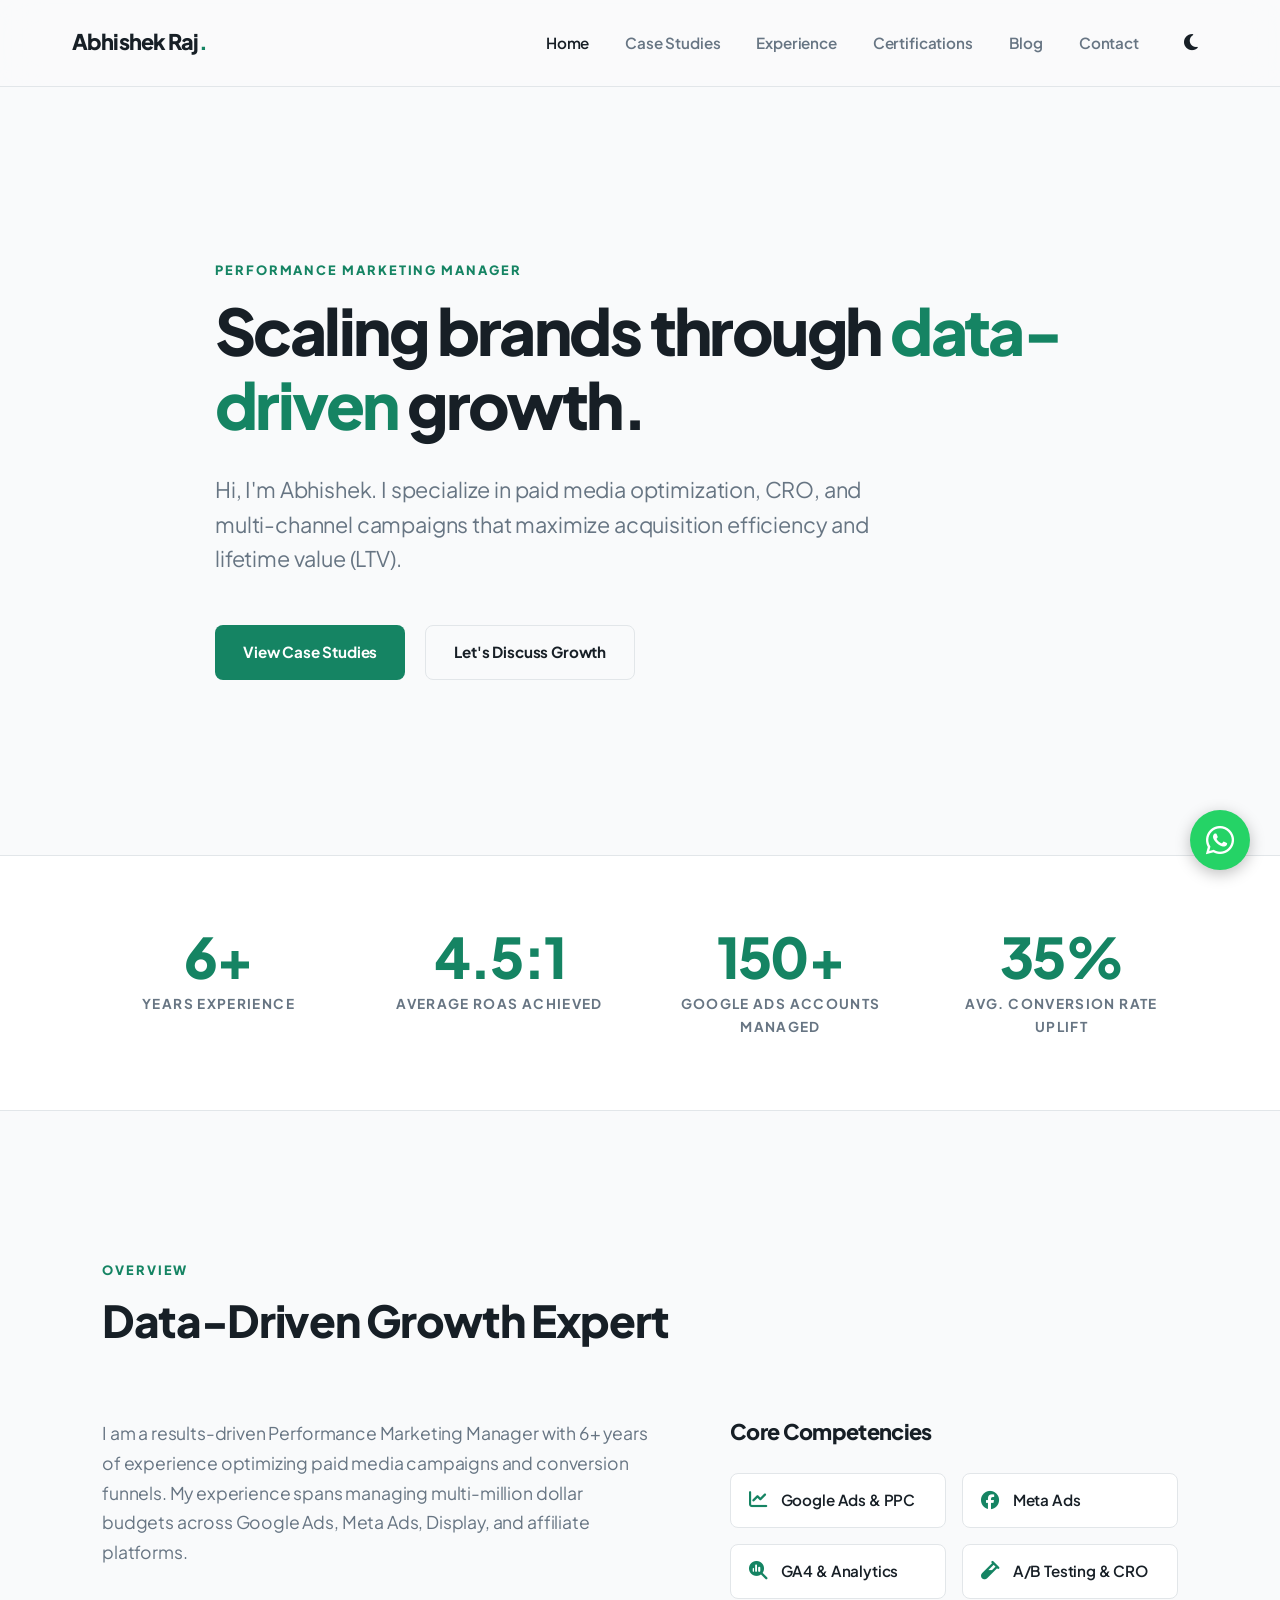
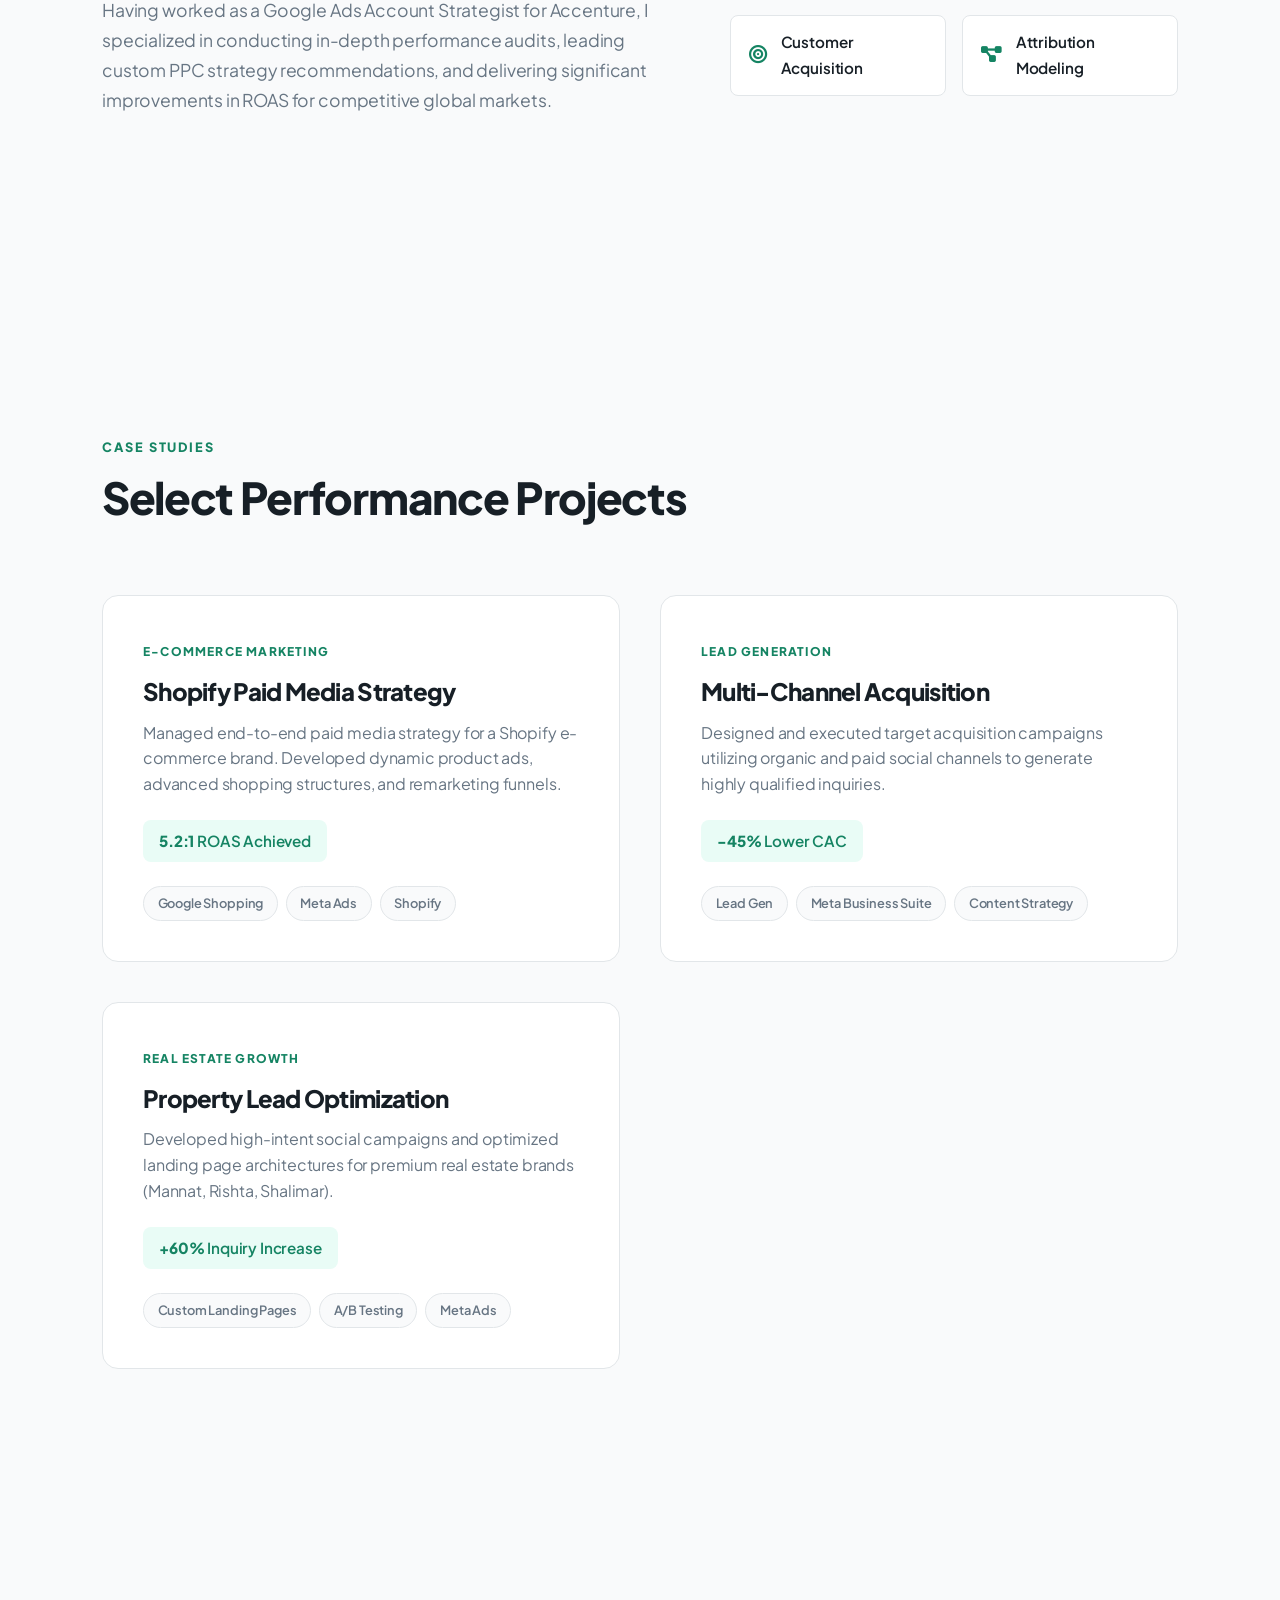
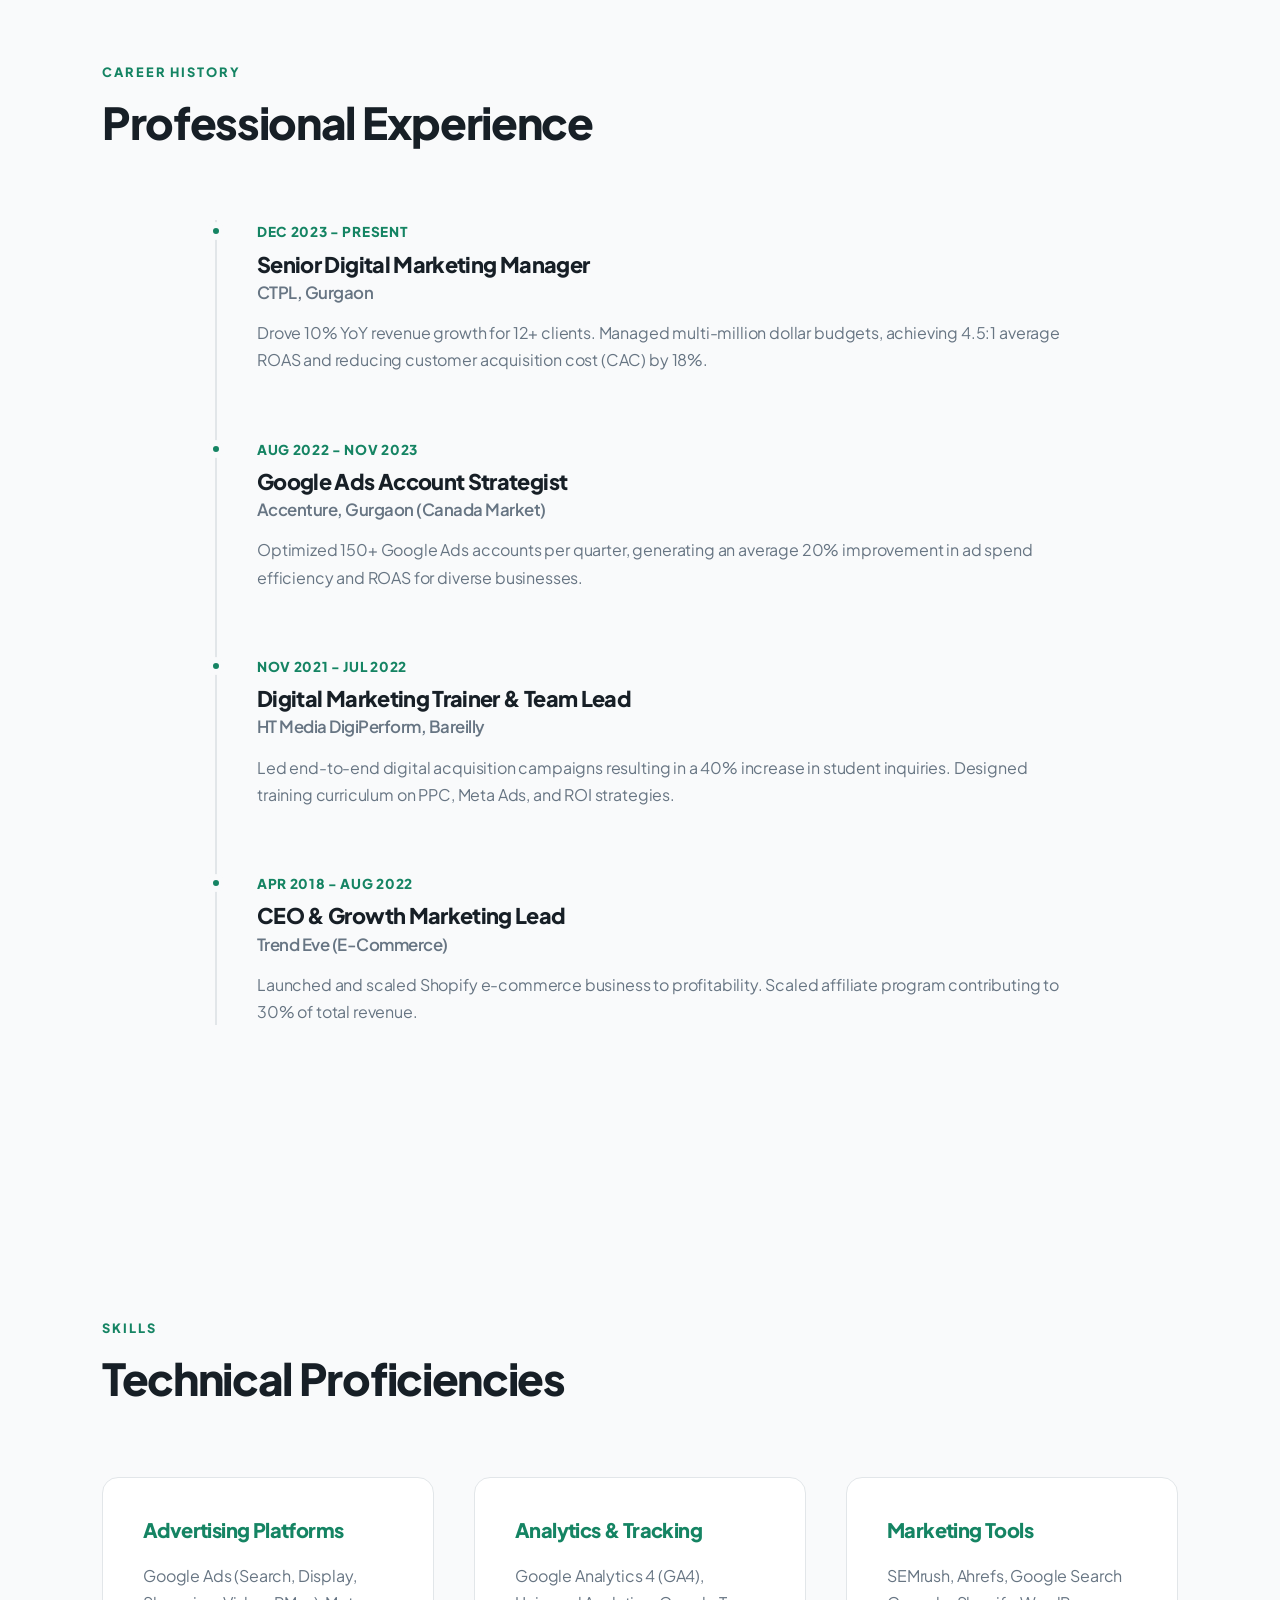
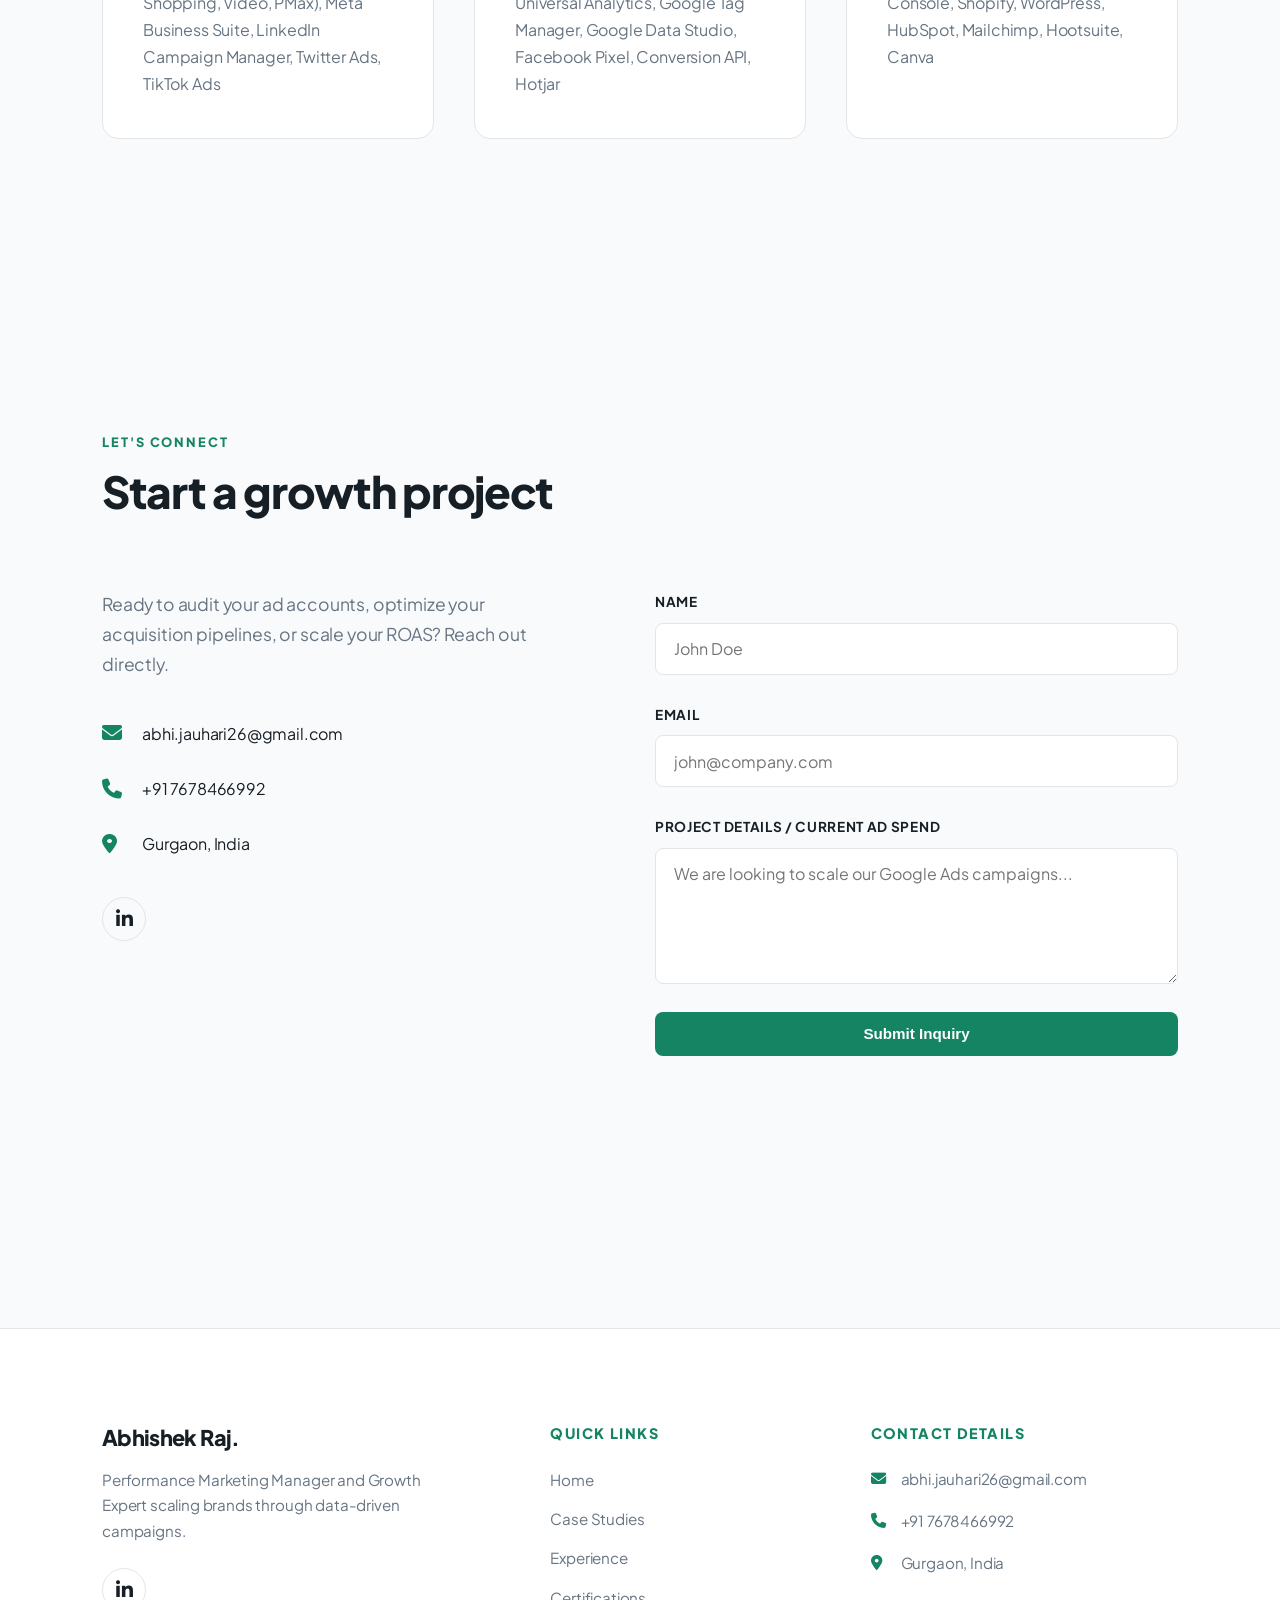
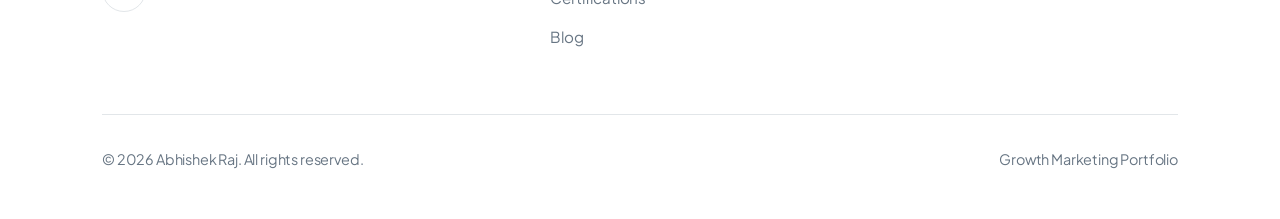
<file: index.html>
<!DOCTYPE html>
<html lang="en">
<head>
    <!-- Google Tag Manager -->
    <script>(function(w,d,s,l,i){w[l]=w[l]||[];w[l].push({'gtm.start':
    new Date().getTime(),event:'gtm.js'});var f=d.getElementsByTagName(s)[0],
    j=d.createElement(s),dl=l!='dataLayer'?'&l='+l:'';j.async=true;j.src=
    'https://www.googletagmanager.com/gtm.js?id='+i+dl;f.parentNode.insertBefore(j,f);
    })(window,document,'script','dataLayer','GTM-MT779H3X');</script>
    <!-- End Google Tag Manager -->

    <!-- Google tag (gtag.js) -->
    <script async src="https://www.googletagmanager.com/gtag/js?id=G-W7225EBHM9"></script>
    <script>
      window.dataLayer = window.dataLayer || [];
      function gtag(){dataLayer.push(arguments);}
      gtag('js', new Date());

      gtag('config', 'G-W7225EBHM9');
    </script>

    <meta charset="UTF-8">
    <meta name="viewport" content="width=device-width, initial-scale=1.0">
    <meta name="description" content="Abhishek Raj - Performance Marketing Manager & Digital Growth Expert. 6+ years of experience in PPC, Meta Ads, and Conversion Rate Optimization.">
    <title>Abhishek Raj | Performance Marketing Manager & Digital Growth Expert</title>
    <!-- Google Fonts: Plus Jakarta Sans -->
    <link rel="preconnect" href="https://fonts.googleapis.com">
    <link rel="preconnect" href="https://fonts.gstatic.com" crossorigin>
    <link href="https://fonts.googleapis.com/css2?family=Plus+Jakarta+Sans:wght@300;400;500;600;700;800&display=swap" rel="stylesheet">
    <!-- FontAwesome for Icons -->
    <link rel="stylesheet" href="https://cdnjs.cloudflare.com/ajax/libs/font-awesome/6.4.0/css/all.min.css">
    <!-- Custom CSS -->
    <link rel="stylesheet" href="style.css">

    <!-- Schema.org JSON-LD Structured Data for Person & Service -->
    <script type="application/ld+json">
    {
      "@context": "https://schema.org",
      "@type": "Person",
      "name": "Abhishek Raj",
      "jobTitle": "Performance Marketing Manager",
      "url": "https://abhishekraj26.github.io/portfolio-abhishek-raj/",
      "sameAs": [
        "https://linkedin.com/in/abhishekraj26"
      ],
      "knowsAbout": [
        "Performance Marketing",
        "Google Ads",
        "Meta Ads",
        "Conversion Rate Optimization",
        "Google Analytics 4",
        "Search Engine Optimization (SEO)",
        "Attribution Modeling"
      ],
      "worksFor": {
        "@type": "Organization",
        "name": "CTPL"
      }
    }
    </script>
    <link rel="icon" type="image/jpeg" href="images/favicon.jpg">
</head>
<body>
    <!-- Google Tag Manager (noscript) -->
    <noscript><iframe src="https://www.googletagmanager.com/ns.html?id=GTM-MT779H3X"
    height="0" width="0" style="display:none;visibility:hidden"></iframe></noscript>
    <!-- End Google Tag Manager (noscript) -->
    <!-- Navigation -->
    <nav class="navbar" id="navbar">
        <div class="nav-container">
            <a href="index.html" class="nav-logo">Abhishek Raj<span class="dot">.</span></a>
            <div class="nav-menu" id="nav-menu">
                <a href="index.html" class="nav-link active">Home</a>
                <a href="case-studies.html" class="nav-link">Case Studies</a>
                <a href="experience.html" class="nav-link">Experience</a>
                <a href="certifications.html" class="nav-link">Certifications</a>
                <a href="blog.html" class="nav-link">Blog</a>
                <a href="#contact" class="nav-link">Contact</a>
                <button id="theme-toggle" class="theme-toggle-btn" aria-label="Toggle dark/light theme">
                    <i class="fa-solid fa-moon"></i>
                </button>
            </div>
            <button class="hamburger" id="hamburger" aria-label="Open navigation menu">
                <span class="bar"></span>
                <span class="bar"></span>
                <span class="bar"></span>
            </button>
        </div>
    </nav>

    <!-- Hero Section -->
    <section class="hero" id="home">
        <div class="hero-container">
            <div class="hero-content">
                <span class="section-tag">Performance Marketing Manager</span>
                <h1 class="hero-title">Scaling brands through <span class="highlight">data-driven</span> growth.</h1>
                <p class="hero-subtitle">Hi, I'm Abhishek. I specialize in paid media optimization, CRO, and multi-channel campaigns that maximize acquisition efficiency and lifetime value (LTV).</p>
                <div class="hero-cta">
                    <a href="#projects" class="btn btn-primary">View Case Studies</a>
                    <a href="#contact" class="btn btn-secondary">Let's Discuss Growth</a>
                </div>
            </div>
        </div>
    </section>

    <!-- Key Metrics Highlight -->
    <section class="metrics" id="metrics">
        <div class="container">
            <div class="metrics-grid">
                <div class="metric-card">
                    <span class="metric-value">6+</span>
                    <span class="metric-label">Years Experience</span>
                </div>
                <div class="metric-card">
                    <span class="metric-value">4.5:1</span>
                    <span class="metric-label">Average ROAS Achieved</span>
                </div>
                <div class="metric-card">
                    <span class="metric-value">150+</span>
                    <span class="metric-label">Google Ads Accounts Managed</span>
                </div>
                <div class="metric-card">
                    <span class="metric-value">35%</span>
                    <span class="metric-label">Avg. Conversion Rate Uplift</span>
                </div>
            </div>
        </div>
    </section>

    <!-- About & Skills Section -->
    <section class="about section-padding" id="about">
        <div class="container">
            <div class="section-header">
                <span class="section-tag">Overview</span>
                <h2 class="section-title">Data-Driven Growth Expert</h2>
            </div>
            <div class="about-grid">
                <div class="about-text">
                    <p>I am a results-driven Performance Marketing Manager with 6+ years of experience optimizing paid media campaigns and conversion funnels. My experience spans managing multi-million dollar budgets across Google Ads, Meta Ads, Display, and affiliate platforms.</p>
                    <p>Having worked as a Google Ads Account Strategist for Accenture, I specialized in conducting in-depth performance audits, leading custom PPC strategy recommendations, and delivering significant improvements in ROAS for competitive global markets.</p>
                </div>
                <div class="about-skills">
                    <h3 class="skills-title">Core Competencies</h3>
                    <div class="skills-grid">
                        <div class="skill-tag"><i class="fa-solid fa-chart-line"></i> Google Ads & PPC</div>
                        <div class="skill-tag"><i class="fa-brands fa-facebook"></i> Meta Ads</div>
                        <div class="skill-tag"><i class="fa-solid fa-magnifying-glass-chart"></i> GA4 & Analytics</div>
                        <div class="skill-tag"><i class="fa-solid fa-vial"></i> A/B Testing & CRO</div>
                        <div class="skill-tag"><i class="fa-solid fa-bullseye"></i> Customer Acquisition</div>
                        <div class="skill-tag"><i class="fa-solid fa-diagram-project"></i> Attribution Modeling</div>
                    </div>
                </div>
            </div>
        </div>
    </section>

    <!-- Projects Section -->
    <section class="projects section-padding" id="projects">
        <div class="container">
            <div class="section-header">
                <span class="section-tag">Case Studies</span>
                <h2 class="section-title">Select Performance Projects</h2>
            </div>
            <div class="projects-grid">
                <!-- Project 1 -->
                <div class="project-card">
                    <div class="project-info">
                        <div class="project-meta">
                            <span class="project-category">E-Commerce Marketing</span>
                        </div>
                        <h3 class="project-card-title">Shopify Paid Media Strategy</h3>
                        <p class="project-card-description">Managed end-to-end paid media strategy for a Shopify e-commerce brand. Developed dynamic product ads, advanced shopping structures, and remarketing funnels.</p>
                        <div class="project-stats-badge">
                            <strong>5.2:1</strong> ROAS Achieved
                        </div>
                        <div class="project-tags">
                            <span>Google Shopping</span>
                            <span>Meta Ads</span>
                            <span>Shopify</span>
                        </div>
                    </div>
                </div>
                <!-- Project 2 -->
                <div class="project-card">
                    <div class="project-info">
                        <div class="project-meta">
                            <span class="project-category">Lead Generation</span>
                        </div>
                        <h3 class="project-card-title">Multi-Channel Acquisition</h3>
                        <p class="project-card-description">Designed and executed target acquisition campaigns utilizing organic and paid social channels to generate highly qualified inquiries.</p>
                        <div class="project-stats-badge">
                            <strong>-45%</strong> Lower CAC
                        </div>
                        <div class="project-tags">
                            <span>Lead Gen</span>
                            <span>Meta Business Suite</span>
                            <span>Content Strategy</span>
                        </div>
                    </div>
                </div>
                <!-- Project 3 -->
                <div class="project-card">
                    <div class="project-info">
                        <div class="project-meta">
                            <span class="project-category">Real Estate Growth</span>
                        </div>
                        <h3 class="project-card-title">Property Lead Optimization</h3>
                        <p class="project-card-description">Developed high-intent social campaigns and optimized landing page architectures for premium real estate brands (Mannat, Rishta, Shalimar).</p>
                        <div class="project-stats-badge">
                            <strong>+60%</strong> Inquiry Increase
                        </div>
                        <div class="project-tags">
                            <span>Custom Landing Pages</span>
                            <span>A/B Testing</span>
                            <span>Meta Ads</span>
                        </div>
                    </div>
                </div>
            </div>
        </div>
    </section>

    <!-- Experience Section -->
    <section class="experience section-padding" id="experience">
        <div class="container">
            <div class="section-header">
                <span class="section-tag">Career History</span>
                <h2 class="section-title">Professional Experience</h2>
            </div>
            <div class="timeline">
                <div class="timeline-item">
                    <div class="timeline-dot"></div>
                    <div class="timeline-date">Dec 2023 - Present</div>
                    <h3 class="timeline-title">Senior Digital Marketing Manager</h3>
                    <h4 class="timeline-company">CTPL, Gurgaon</h4>
                    <p class="timeline-text">Drove 10% YoY revenue growth for 12+ clients. Managed multi-million dollar budgets, achieving 4.5:1 average ROAS and reducing customer acquisition cost (CAC) by 18%.</p>
                </div>
                <div class="timeline-item">
                    <div class="timeline-dot"></div>
                    <div class="timeline-date">Aug 2022 - Nov 2023</div>
                    <h3 class="timeline-title">Google Ads Account Strategist</h3>
                    <h4 class="timeline-company">Accenture, Gurgaon (Canada Market)</h4>
                    <p class="timeline-text">Optimized 150+ Google Ads accounts per quarter, generating an average 20% improvement in ad spend efficiency and ROAS for diverse businesses.</p>
                </div>
                <div class="timeline-item">
                    <div class="timeline-dot"></div>
                    <div class="timeline-date">Nov 2021 - Jul 2022</div>
                    <h3 class="timeline-title">Digital Marketing Trainer & Team Lead</h3>
                    <h4 class="timeline-company">HT Media DigiPerform, Bareilly</h4>
                    <p class="timeline-text">Led end-to-end digital acquisition campaigns resulting in a 40% increase in student inquiries. Designed training curriculum on PPC, Meta Ads, and ROI strategies.</p>
                </div>
                <div class="timeline-item">
                    <div class="timeline-dot"></div>
                    <div class="timeline-date">Apr 2018 - Aug 2022</div>
                    <h3 class="timeline-title">CEO & Growth Marketing Lead</h3>
                    <h4 class="timeline-company">Trend Eve (E-Commerce)</h4>
                    <p class="timeline-text">Launched and scaled Shopify e-commerce business to profitability. Scaled affiliate program contributing to 30% of total revenue.</p>
                </div>
            </div>
        </div>
    </section>

    <!-- Technical Proficiencies Section -->
    <section class="proficiencies section-padding">
        <div class="container">
            <div class="section-header">
                <span class="section-tag">Skills</span>
                <h2 class="section-title">Technical Proficiencies</h2>
            </div>
            <div class="proficiencies-grid">
                <div class="prof-card">
                    <h4>Advertising Platforms</h4>
                    <p>Google Ads (Search, Display, Shopping, Video, PMax), Meta Business Suite, LinkedIn Campaign Manager, Twitter Ads, TikTok Ads</p>
                </div>
                <div class="prof-card">
                    <h4>Analytics & Tracking</h4>
                    <p>Google Analytics 4 (GA4), Universal Analytics, Google Tag Manager, Google Data Studio, Facebook Pixel, Conversion API, Hotjar</p>
                </div>
                <div class="prof-card">
                    <h4>Marketing Tools</h4>
                    <p>SEMrush, Ahrefs, Google Search Console, Shopify, WordPress, HubSpot, Mailchimp, Hootsuite, Canva</p>
                </div>
            </div>
        </div>
    </section>

    <!-- Contact Section -->
    <section class="contact section-padding" id="contact">
        <div class="container">
            <div class="section-header">
                <span class="section-tag">Let's Connect</span>
                <h2 class="section-title">Start a growth project</h2>
            </div>
            <div class="contact-grid">
                <div class="contact-info">
                    <p class="contact-desc">Ready to audit your ad accounts, optimize your acquisition pipelines, or scale your ROAS? Reach out directly.</p>
                    <div class="contact-details">
                        <div class="contact-item">
                            <i class="fa-solid fa-envelope"></i>
                            <a href="mailto:abhi.jauhari26@gmail.com">abhi.jauhari26@gmail.com</a>
                        </div>
                        <div class="contact-item">
                            <i class="fa-solid fa-phone"></i>
                            <a href="tel:+917678466992">+91 7678466992</a>
                        </div>
                        <div class="contact-item">
                            <i class="fa-solid fa-location-dot"></i>
                            <span>Gurgaon, India</span>
                        </div>
                    </div>
                    <div class="social-links">
                        <a href="https://linkedin.com/in/abhishekraj26" target="_blank" aria-label="LinkedIn"><i class="fa-brands fa-linkedin-in"></i></a>
                    </div>
                </div>
                <form class="contact-form" action="https://formsubmit.co/abhi.jauhari26@gmail.com" method="POST">
                    <!-- Disable captcha (optional, remove if you want captcha) -->
                    <input type="hidden" name="_captcha" value="false">
                    <!-- Redirect page after success (optional) -->
                    <input type="hidden" name="_next" value="https://AbhishekRaj26.github.io/portfolio-abhishek-raj/">
                    
                    <div class="form-group">
                        <label for="name">Name</label>
                        <input type="text" id="name" name="name" required placeholder="John Doe">
                    </div>
                    <div class="form-group">
                        <label for="email">Email</label>
                        <input type="email" id="email" name="email" required placeholder="john@company.com">
                    </div>
                    <div class="form-group">
                        <label for="message">Project details / Current ad spend</label>
                        <textarea id="message" name="message" rows="5" required placeholder="We are looking to scale our Google Ads campaigns..."></textarea>
                    </div>
                    <button type="submit" class="btn btn-primary">Submit Inquiry</button>
                </form>
            </div>
        </div>
    </section>

    <!-- Footer -->
    <footer class="footer">
        <div class="container">
            <div class="footer-grid">
                <div class="footer-brand">
                    <h3>Abhishek Raj<span class="dot">.</span></h3>
                    <p>Performance Marketing Manager and Growth Expert scaling brands through data-driven campaigns.</p>
                    <div class="social-links">
                        <a href="https://linkedin.com/in/abhishekraj26" target="_blank" aria-label="LinkedIn"><i class="fa-brands fa-linkedin-in"></i></a>
                    </div>
                </div>
                <div class="footer-links">
                    <h4>Quick Links</h4>
                    <ul class="footer-links-list">
                        <li><a href="index.html">Home</a></li>
                        <li><a href="case-studies.html">Case Studies</a></li>
                        <li><a href="experience.html">Experience</a></li>
                        <li><a href="certifications.html">Certifications</a></li>
                        <li><a href="blog.html">Blog</a></li>
                    </ul>
                </div>
                <div class="footer-contact">
                    <h4>Contact Details</h4>
                    <ul class="footer-contact-list">
                        <li><i class="fa-solid fa-envelope"></i> <a href="mailto:abhi.jauhari26@gmail.com">abhi.jauhari26@gmail.com</a></li>
                        <li><i class="fa-solid fa-phone"></i> <a href="tel:+917678466992">+91 7678466992</a></li>
                        <li><i class="fa-solid fa-location-dot"></i> <span>Gurgaon, India</span></li>
                    </ul>
                </div>
            </div>
            <div class="footer-bottom">
                <p>&copy; 2026 Abhishek Raj. All rights reserved.</p>
                <p>Growth Marketing Portfolio</p>
            </div>
        </div>
    </footer>

    <!-- Custom JS -->
    <script src="main.js"></script>
</body>
</html>
</file>
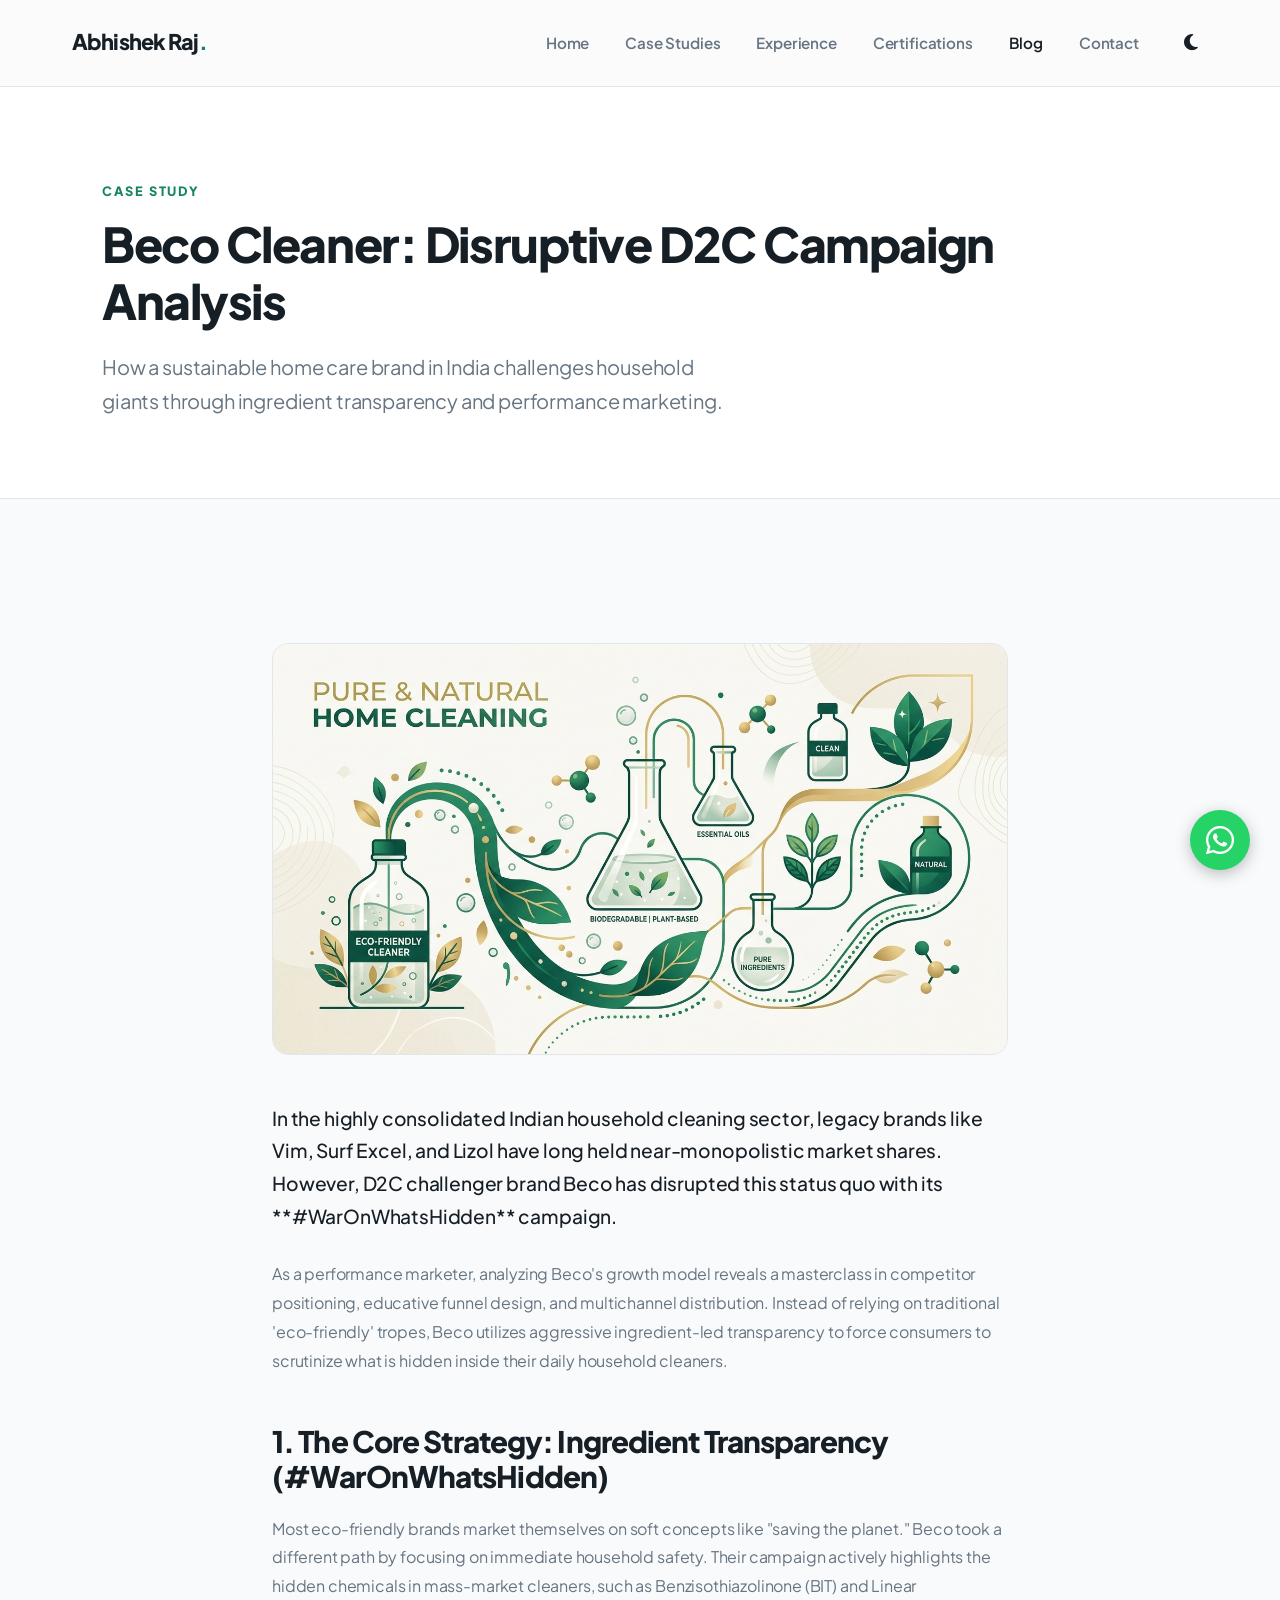
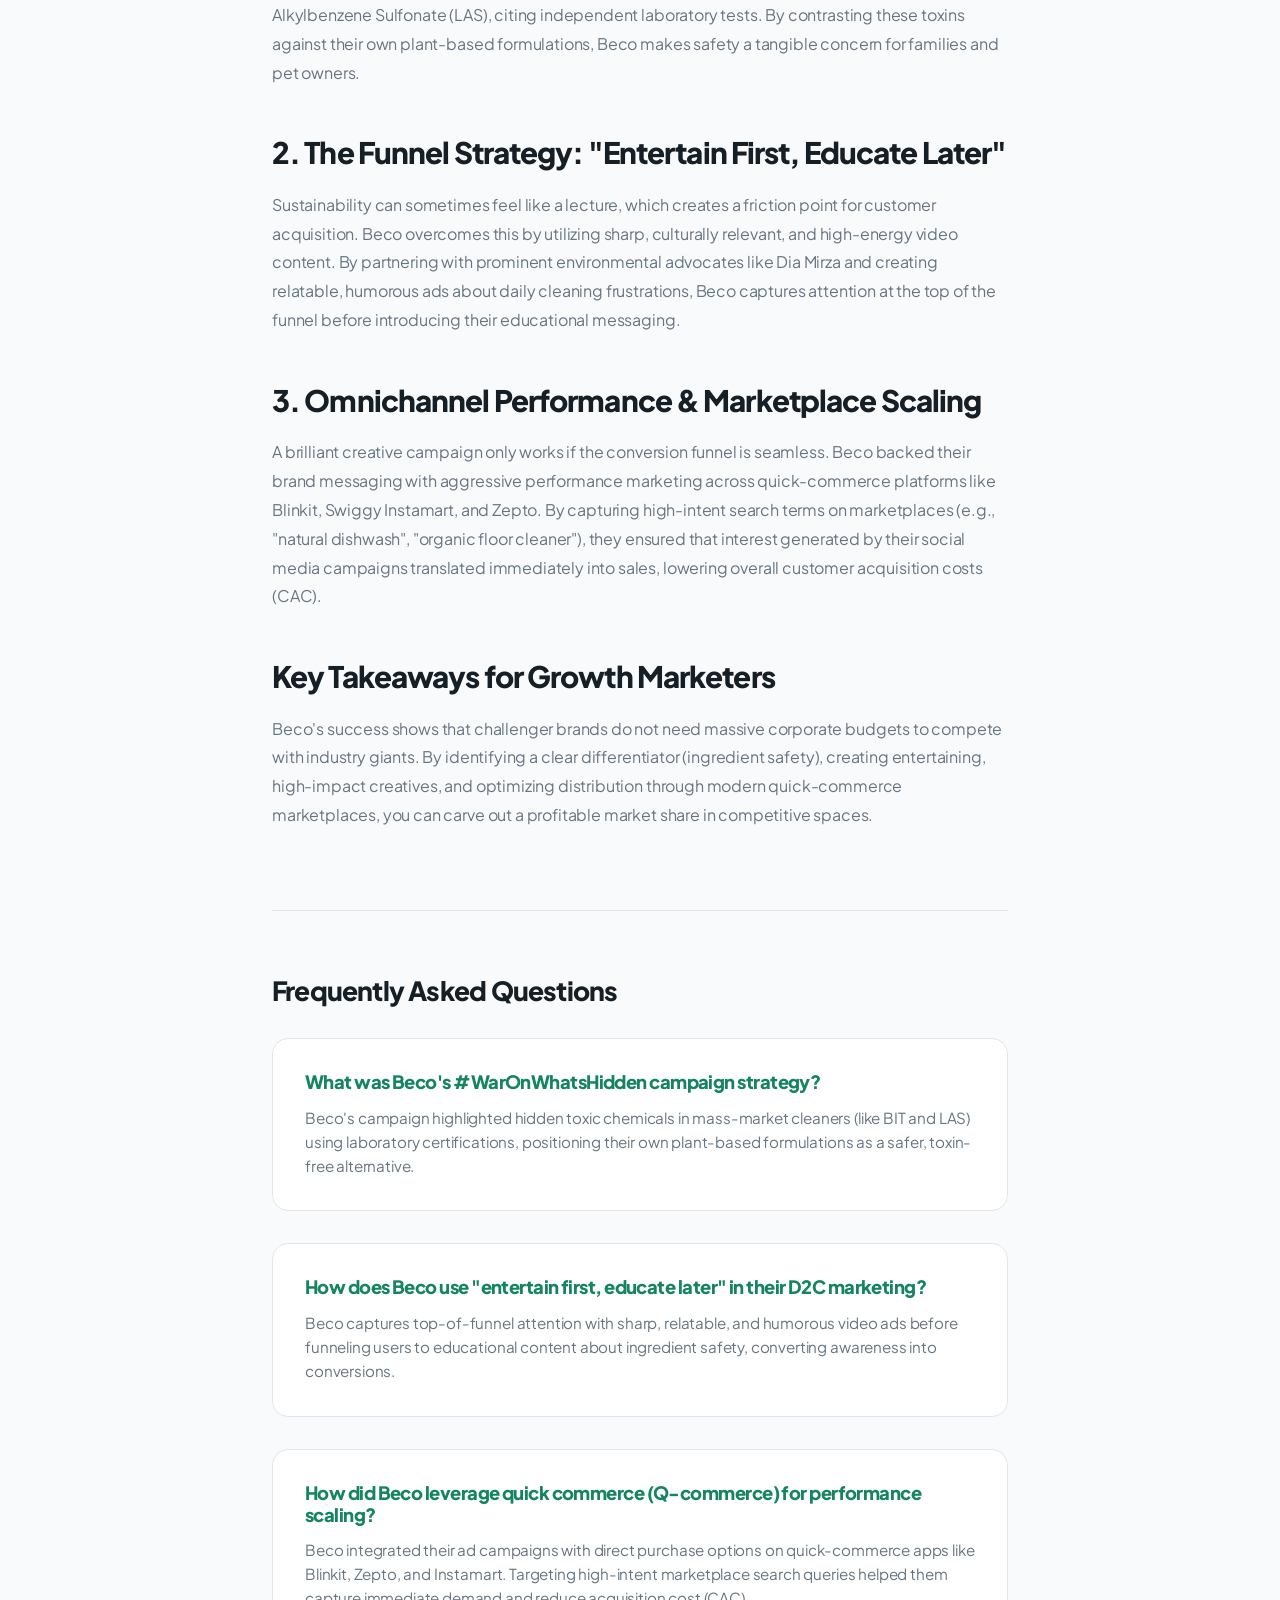
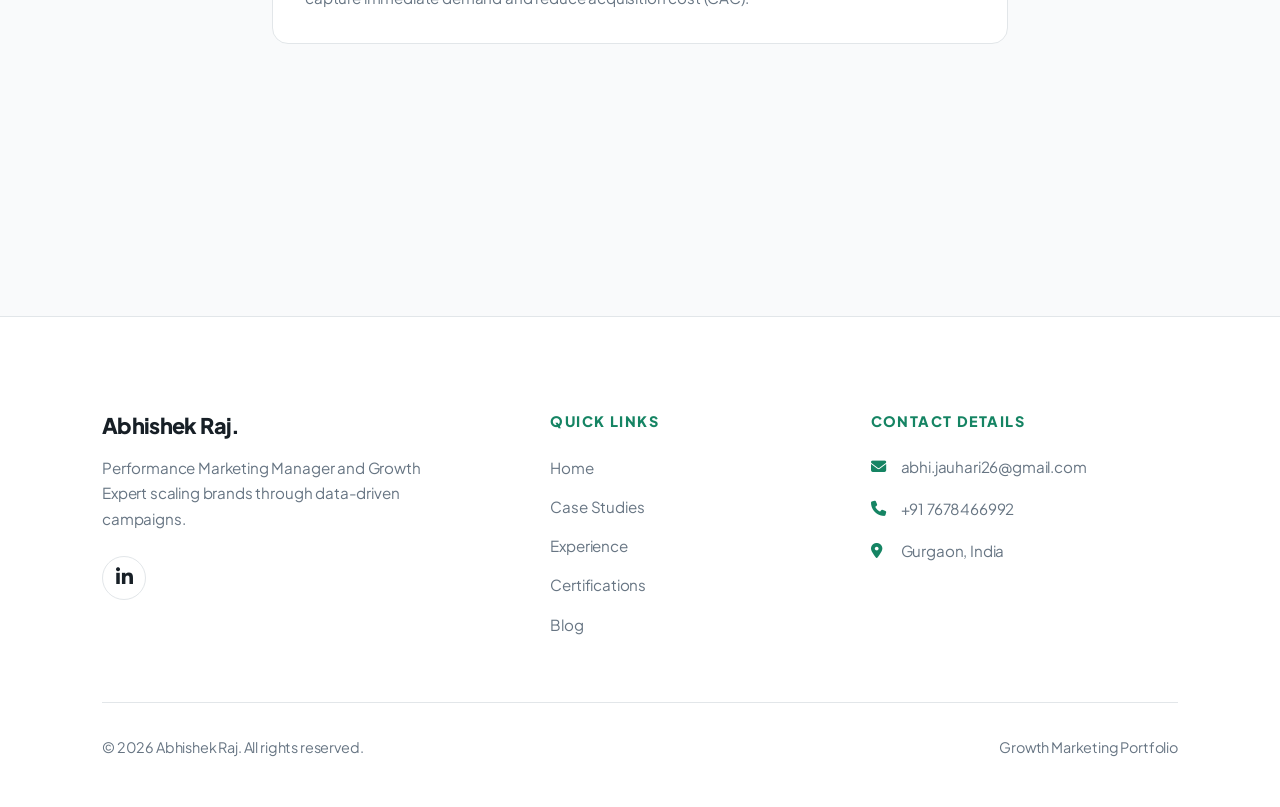
<file: beco-cleaner-campaign-analysis.html>
<!DOCTYPE html>
<html lang="en">
<head>
    <!-- Google Tag Manager -->
    <script>(function(w,d,s,l,i){w[l]=w[l]||[];w[l].push({'gtm.start':
    new Date().getTime(),event:'gtm.js'});var f=d.getElementsByTagName(s)[0],
    j=d.createElement(s),dl=l!='dataLayer'?'&l='+l:'';j.async=true;j.src=
    'https://www.googletagmanager.com/gtm.js?id='+i+dl;f.parentNode.insertBefore(j,f);
    })(window,document,'script','dataLayer','GTM-MT779H3X');</script>
    <!-- End Google Tag Manager -->

    <!-- Google tag (gtag.js) -->
    <script async src="https://www.googletagmanager.com/gtag/js?id=G-W7225EBHM9"></script>
    <script>
      window.dataLayer = window.dataLayer || [];
      function gtag(){dataLayer.push(arguments);}
      gtag('js', new Date());

      gtag('config', 'G-W7225EBHM9');
    </script>

    <meta charset="UTF-8">
    <meta name="viewport" content="width=device-width, initial-scale=1.0">
    <meta name="description" content="Beco Cleaner Campaign Analysis - Disruptive D2C Marketing Strategy by Abhishek Raj.">
    <title>Beco Cleaner Campaign Analysis | Blog | Abhishek Raj</title>
    <!-- Google Fonts: Plus Jakarta Sans -->
    <link rel="preconnect" href="https://fonts.googleapis.com">
    <link rel="preconnect" href="https://fonts.gstatic.com" crossorigin>
    <link href="https://fonts.googleapis.com/css2?family=Plus+Jakarta+Sans:wght@300;400;500;600;700;800&display=swap" rel="stylesheet">
    <!-- FontAwesome for Icons -->
    <link rel="stylesheet" href="https://cdnjs.cloudflare.com/ajax/libs/font-awesome/6.4.0/css/all.min.css">
    <!-- Custom CSS -->
    <link rel="stylesheet" href="style.css">

    <!-- FAQ Schema Markup for AEO (Answer Engine Optimization) -->
    <script type="application/ld+json">
    {
      "@context": "https://schema.org",
      "@type": "FAQPage",
      "mainEntity": [{
        "@type": "Question",
        "name": "What was Beco's #WarOnWhatsHidden campaign strategy?",
        "acceptedAnswer": {
          "@type": "Answer",
          "text": "Beco's campaign highlighted hidden toxic chemicals in mass-market cleaners (like BIT and LAS) using laboratory certifications, positioning their own plant-based formulations as a safer, toxin-free alternative."
        }
      }, {
        "@type": "Question",
        "name": "How does Beco use 'entertain first, educate later' in their D2C marketing?",
        "acceptedAnswer": {
          "@type": "Answer",
          "text": "Beco captures top-of-funnel attention with sharp, relatable, and humorous video ads before funneling users to educational content about ingredient safety, converting awareness into conversions."
        }
      }, {
        "@type": "Question",
        "name": "How did Beco leverage quick commerce (Q-commerce) for performance scaling?",
        "acceptedAnswer": {
          "@type": "Answer",
          "text": "Beco integrated their ad campaigns with direct purchase options on quick-commerce apps like Blinkit, Zepto, and Instamart. Targeting high-intent marketplace search queries helped them capture immediate demand and reduce acquisition cost (CAC)."
        }
      }]
    }
    </script>
    <link rel="icon" type="image/jpeg" href="images/favicon.jpg">
</head>
<body>
    <!-- Google Tag Manager (noscript) -->
    <noscript><iframe src="https://www.googletagmanager.com/ns.html?id=GTM-MT779H3X"
    height="0" width="0" style="display:none;visibility:hidden"></iframe></noscript>
    <!-- End Google Tag Manager (noscript) -->

    <!-- Navigation -->
    <nav class="navbar" id="navbar">
        <div class="nav-container">
            <a href="index.html" class="nav-logo">Abhishek Raj<span class="dot">.</span></a>
            <div class="nav-menu" id="nav-menu">
                <a href="index.html" class="nav-link">Home</a>
                <a href="case-studies.html" class="nav-link">Case Studies</a>
                <a href="experience.html" class="nav-link">Experience</a>
                <a href="certifications.html" class="nav-link">Certifications</a>
                <a href="blog.html" class="nav-link active">Blog</a>
                <a href="#contact" class="nav-link">Contact</a>
                <button id="theme-toggle" class="theme-toggle-btn" aria-label="Toggle dark/light theme">
                    <i class="fa-solid fa-moon"></i>
                </button>
            </div>
            <button class="hamburger" id="hamburger" aria-label="Open navigation menu">
                <span class="bar"></span>
                <span class="bar"></span>
                <span class="bar"></span>
            </button>
        </div>
    </nav>

    <!-- Blog Article Header -->
    <section class="hero-mini">
        <div class="container">
            <span class="section-tag">Case Study</span>
            <h1 class="mini-hero-title">Beco Cleaner: Disruptive D2C Campaign Analysis</h1>
            <p class="mini-hero-subtitle">How a sustainable home care brand in India challenges household giants through ingredient transparency and performance marketing.</p>
        </div>
    </section>

    <!-- Blog Content -->
    <article class="blog-post-content section-padding">
        <div class="container" style="max-width: 800px;">
            <img src="images/beco_cleaner_campaign.jpg" alt="Pure and natural home cleaning graphic showing eco-friendly cleaner bottles, plant-based essential oils, and biodegradable pure ingredients" style="width: 100%; border-radius: var(--radius-md); margin-bottom: 2.5rem; border: 1px solid var(--border-color);">
            
            <p style="font-size: 1.2rem; margin-bottom: 1.75rem; font-weight: 500; line-height: 1.7;">In the highly consolidated Indian household cleaning sector, legacy brands like Vim, Surf Excel, and Lizol have long held near-monopolistic market shares. However, D2C challenger brand Beco has disrupted this status quo with its **#WarOnWhatsHidden** campaign.</p>
            
            <p style="margin-bottom: 1.75rem; color: var(--text-muted); line-height: 1.8;">As a performance marketer, analyzing Beco's growth model reveals a masterclass in competitor positioning, educative funnel design, and multichannel distribution. Instead of relying on traditional 'eco-friendly' tropes, Beco utilizes aggressive ingredient-led transparency to force consumers to scrutinize what is hidden inside their daily household cleaners.</p>
            
            <h2 style="font-size: 1.85rem; margin: 3rem 0 1.25rem; font-weight: 800;">1. The Core Strategy: Ingredient Transparency (#WarOnWhatsHidden)</h2>
            <p style="margin-bottom: 1.75rem; color: var(--text-muted); line-height: 1.8;">Most eco-friendly brands market themselves on soft concepts like "saving the planet." Beco took a different path by focusing on immediate household safety. Their campaign actively highlights the hidden chemicals in mass-market cleaners, such as Benzisothiazolinone (BIT) and Linear Alkylbenzene Sulfonate (LAS), citing independent laboratory tests. By contrasting these toxins against their own plant-based formulations, Beco makes safety a tangible concern for families and pet owners.</p>
            
            <h2 style="font-size: 1.85rem; margin: 3rem 0 1.25rem; font-weight: 800;">2. The Funnel Strategy: "Entertain First, Educate Later"</h2>
            <p style="margin-bottom: 1.75rem; color: var(--text-muted); line-height: 1.8;">Sustainability can sometimes feel like a lecture, which creates a friction point for customer acquisition. Beco overcomes this by utilizing sharp, culturally relevant, and high-energy video content. By partnering with prominent environmental advocates like Dia Mirza and creating relatable, humorous ads about daily cleaning frustrations, Beco captures attention at the top of the funnel before introducing their educational messaging.</p>

            <h2 style="font-size: 1.85rem; margin: 3rem 0 1.25rem; font-weight: 800;">3. Omnichannel Performance & Marketplace Scaling</h2>
            <p style="margin-bottom: 1.75rem; color: var(--text-muted); line-height: 1.8;">A brilliant creative campaign only works if the conversion funnel is seamless. Beco backed their brand messaging with aggressive performance marketing across quick-commerce platforms like Blinkit, Swiggy Instamart, and Zepto. By capturing high-intent search terms on marketplaces (e.g., "natural dishwash", "organic floor cleaner"), they ensured that interest generated by their social media campaigns translated immediately into sales, lowering overall customer acquisition costs (CAC).</p>

            <h2 style="font-size: 1.85rem; margin: 3rem 0 1.25rem; font-weight: 800;">Key Takeaways for Growth Marketers</h2>
            <p style="margin-bottom: 1.75rem; color: var(--text-muted); line-height: 1.8;">Beco's success shows that challenger brands do not need massive corporate budgets to compete with industry giants. By identifying a clear differentiator (ingredient safety), creating entertaining, high-impact creatives, and optimizing distribution through modern quick-commerce marketplaces, you can carve out a profitable market share in competitive spaces.</p>

            <!-- FAQ Section for AEO -->
            <div class="faq-container" style="margin-top: 5rem; border-top: 1px solid var(--border-color); padding-top: 4rem;">
                <h3 style="font-size: 1.65rem; margin-bottom: 2rem; font-weight: 800;">Frequently Asked Questions</h3>
                <div style="display: flex; flex-direction: column; gap: 2rem;">
                    <div class="prof-card" style="padding: 2rem;">
                        <h4 style="font-size: 1.15rem; margin-bottom: 0.75rem; color: var(--primary-color);">What was Beco's #WarOnWhatsHidden campaign strategy?</h4>
                        <p style="color: var(--text-muted); font-size: 0.95rem; line-height: 1.6;">Beco's campaign highlighted hidden toxic chemicals in mass-market cleaners (like BIT and LAS) using laboratory certifications, positioning their own plant-based formulations as a safer, toxin-free alternative.</p>
                    </div>
                    <div class="prof-card" style="padding: 2rem;">
                        <h4 style="font-size: 1.15rem; margin-bottom: 0.75rem; color: var(--primary-color);">How does Beco use "entertain first, educate later" in their D2C marketing?</h4>
                        <p style="color: var(--text-muted); font-size: 0.95rem; line-height: 1.6;">Beco captures top-of-funnel attention with sharp, relatable, and humorous video ads before funneling users to educational content about ingredient safety, converting awareness into conversions.</p>
                    </div>
                    <div class="prof-card" style="padding: 2rem;">
                        <h4 style="font-size: 1.15rem; margin-bottom: 0.75rem; color: var(--primary-color);">How did Beco leverage quick commerce (Q-commerce) for performance scaling?</h4>
                        <p style="color: var(--text-muted); font-size: 0.95rem; line-height: 1.6;">Beco integrated their ad campaigns with direct purchase options on quick-commerce apps like Blinkit, Zepto, and Instamart. Targeting high-intent marketplace search queries helped them capture immediate demand and reduce acquisition cost (CAC).</p>
                    </div>
                </div>
            </div>
        </div>
    </article>

    <!-- Footer -->
    <footer class="footer">
        <div class="container">
            <div class="footer-grid">
                <div class="footer-brand">
                    <h3>Abhishek Raj<span class="dot">.</span></h3>
                    <p>Performance Marketing Manager and Growth Expert scaling brands through data-driven campaigns.</p>
                    <div class="social-links">
                        <a href="https://linkedin.com/in/abhishekraj26" target="_blank" aria-label="LinkedIn"><i class="fa-brands fa-linkedin-in"></i></a>
                    </div>
                </div>
                <div class="footer-links">
                    <h4>Quick Links</h4>
                    <ul class="footer-links-list">
                        <li><a href="index.html">Home</a></li>
                        <li><a href="case-studies.html">Case Studies</a></li>
                        <li><a href="experience.html">Experience</a></li>
                        <li><a href="certifications.html">Certifications</a></li>
                        <li><a href="blog.html">Blog</a></li>
                    </ul>
                </div>
                <div class="footer-contact">
                    <h4>Contact Details</h4>
                    <ul class="footer-contact-list">
                        <li><i class="fa-solid fa-envelope"></i> <a href="mailto:abhi.jauhari26@gmail.com">abhi.jauhari26@gmail.com</a></li>
                        <li><i class="fa-solid fa-phone"></i> <a href="tel:+917678466992">+91 7678466992</a></li>
                        <li><i class="fa-solid fa-location-dot"></i> <span>Gurgaon, India</span></li>
                    </ul>
                </div>
            </div>
            <div class="footer-bottom">
                <p>&copy; 2026 Abhishek Raj. All rights reserved.</p>
                <p>Growth Marketing Portfolio</p>
            </div>
        </div>
    </footer>

    <!-- Custom JS -->
    <script src="main.js"></script>
</body>
</html>
</file>
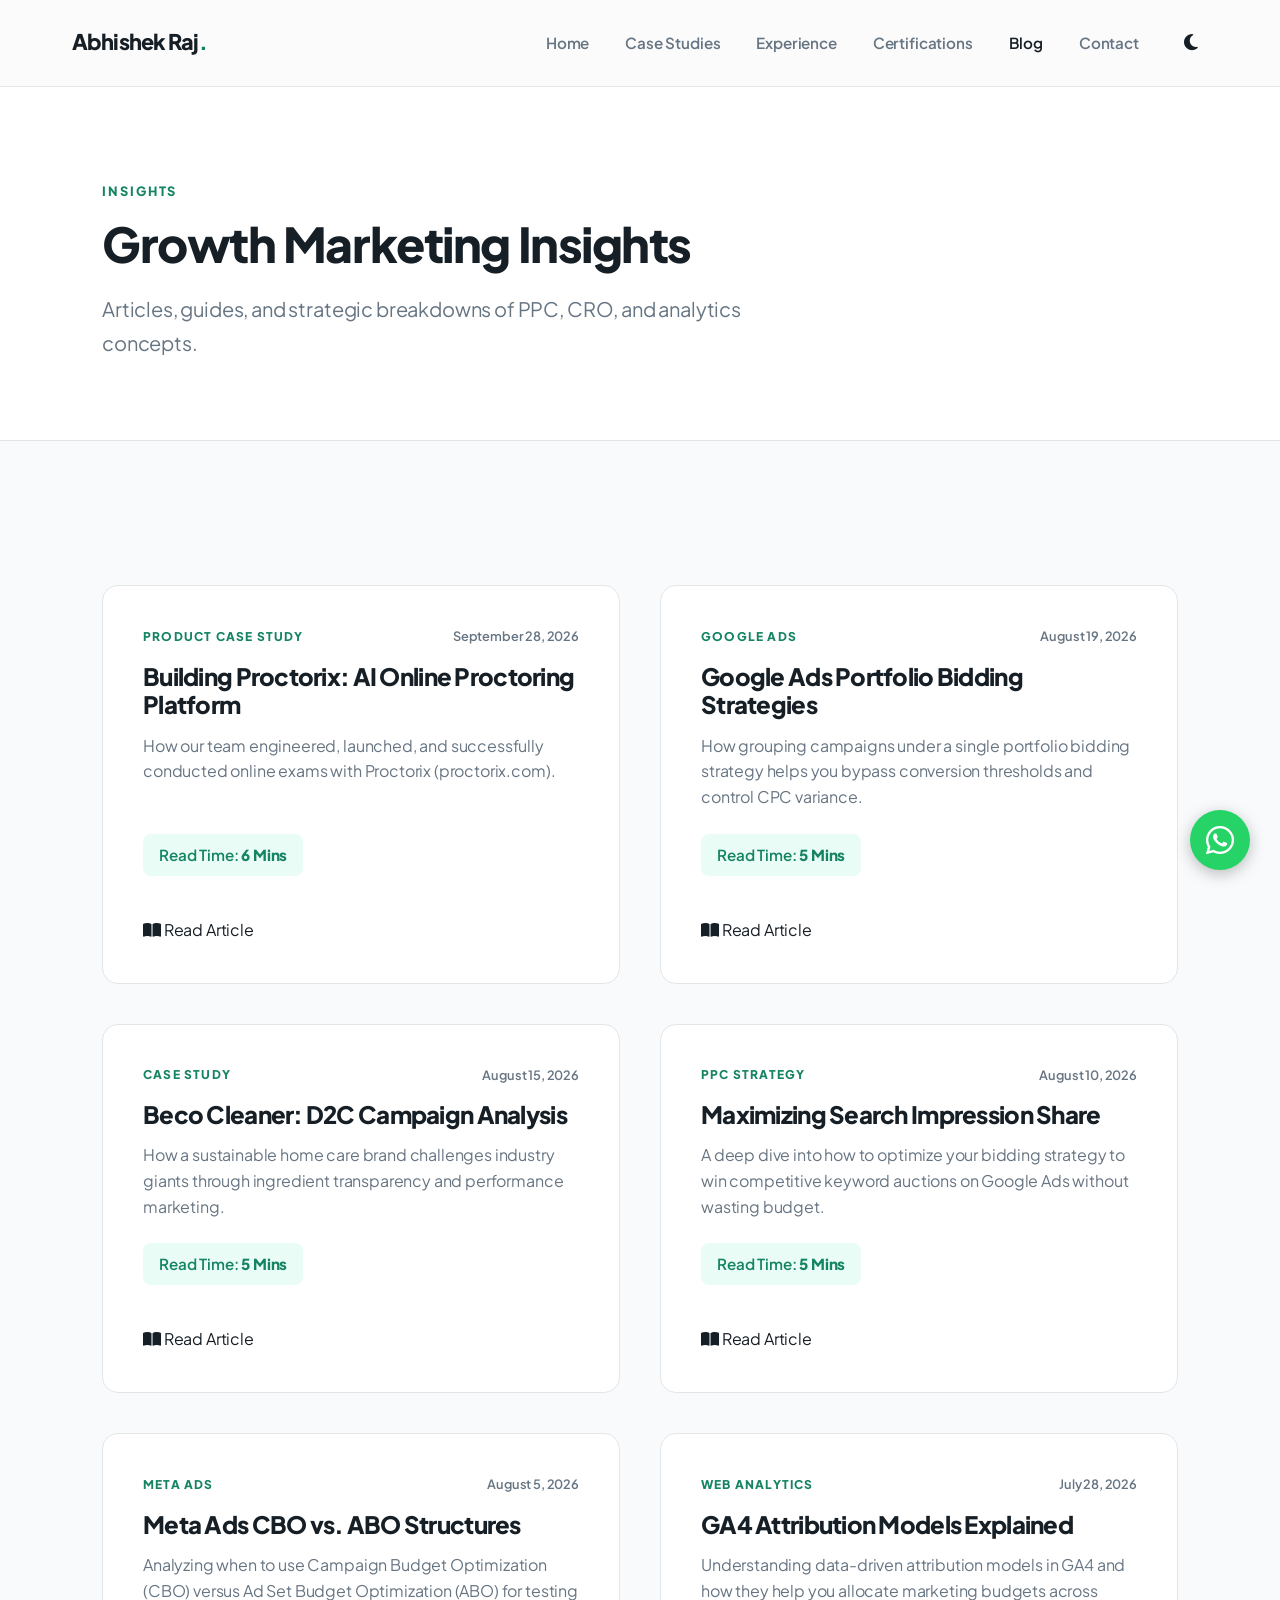
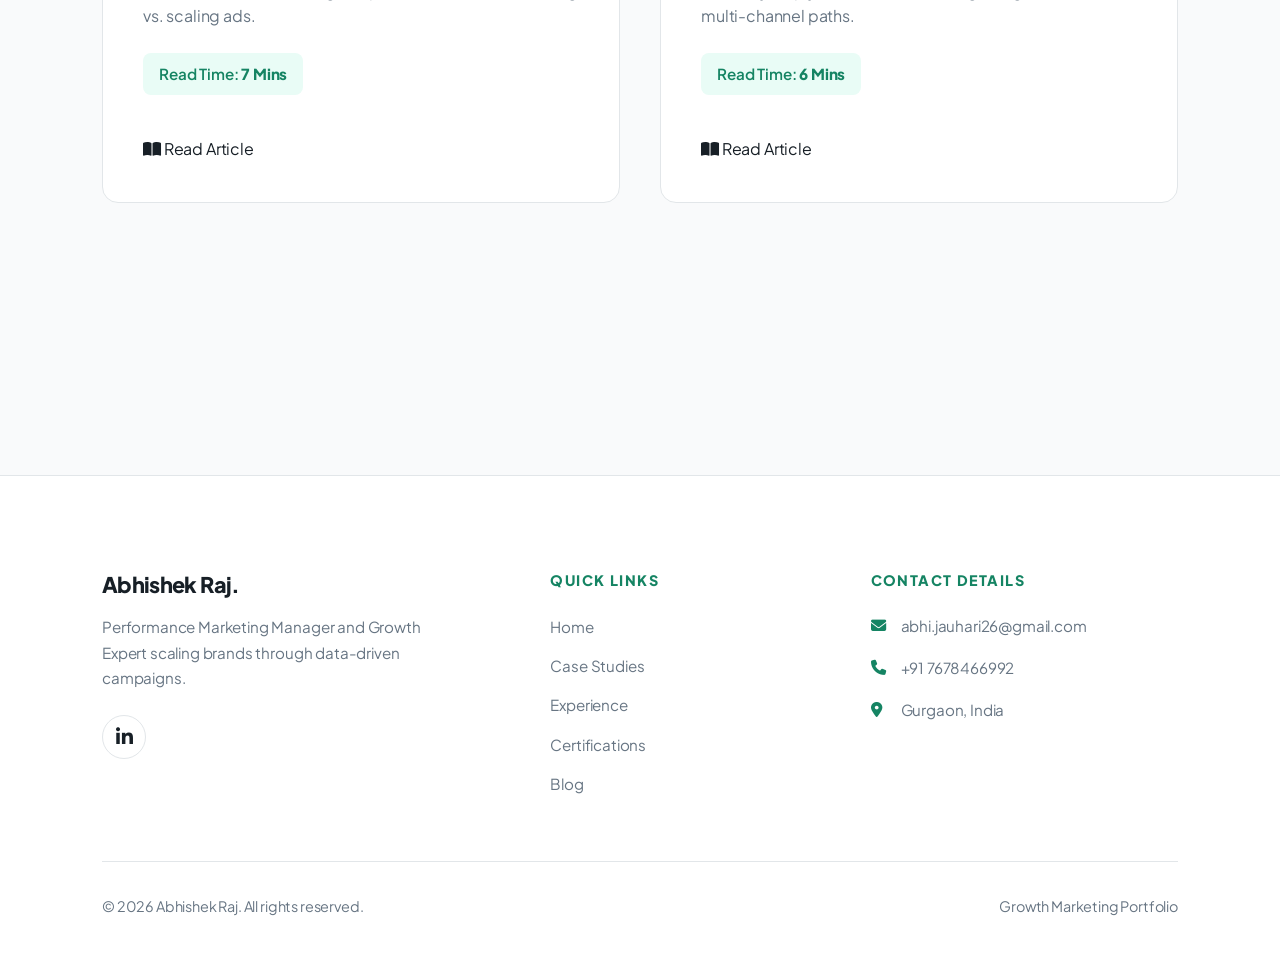
<file: blog.html>
<!DOCTYPE html>
<html lang="en">
<head>
    <!-- Google Tag Manager -->
    <script>(function(w,d,s,l,i){w[l]=w[l]||[];w[l].push({'gtm.start':
    new Date().getTime(),event:'gtm.js'});var f=d.getElementsByTagName(s)[0],
    j=d.createElement(s),dl=l!='dataLayer'?'&l='+l:'';j.async=true;j.src=
    'https://www.googletagmanager.com/gtm.js?id='+i+dl;f.parentNode.insertBefore(j,f);
    })(window,document,'script','dataLayer','GTM-MT779H3X');</script>
    <!-- End Google Tag Manager -->

    <!-- Google tag (gtag.js) -->
    <script async src="https://www.googletagmanager.com/gtag/js?id=G-W7225EBHM9"></script>
    <script>
      window.dataLayer = window.dataLayer || [];
      function gtag(){dataLayer.push(arguments);}
      gtag('js', new Date());

      gtag('config', 'G-W7225EBHM9');
    </script>

    <meta charset="UTF-8">
    <meta name="viewport" content="width=device-width, initial-scale=1.0">
    <meta name="description" content="Abhishek Raj - Digital Growth Blog. Insightful articles on PPC, Meta Ads, GA4, and Conversion Rate Optimization.">
    <title>Blog | Abhishek Raj</title>
    <!-- Google Fonts: Plus Jakarta Sans -->
    <link rel="preconnect" href="https://fonts.googleapis.com">
    <link rel="preconnect" href="https://fonts.gstatic.com" crossorigin>
    <link href="https://fonts.googleapis.com/css2?family=Plus+Jakarta+Sans:wght@300;400;500;600;700;800&display=swap" rel="stylesheet">
    <!-- FontAwesome for Icons -->
    <link rel="stylesheet" href="https://cdnjs.cloudflare.com/ajax/libs/font-awesome/6.4.0/css/all.min.css">
    <!-- Custom CSS -->
    <link rel="stylesheet" href="style.css">
    <link rel="icon" type="image/jpeg" href="images/favicon.jpg">
</head>
<body>
    <!-- Google Tag Manager (noscript) -->
    <noscript><iframe src="https://www.googletagmanager.com/ns.html?id=GTM-MT779H3X"
    height="0" width="0" style="display:none;visibility:hidden"></iframe></noscript>
    <!-- End Google Tag Manager (noscript) -->

    <!-- Navigation -->
    <nav class="navbar" id="navbar">
        <div class="nav-container">
            <a href="index.html" class="nav-logo">Abhishek Raj<span class="dot">.</span></a>
            <div class="nav-menu" id="nav-menu">
                <a href="index.html" class="nav-link">Home</a>
                <a href="case-studies.html" class="nav-link">Case Studies</a>
                <a href="experience.html" class="nav-link">Experience</a>
                <a href="certifications.html" class="nav-link">Certifications</a>
                <a href="blog.html" class="nav-link active">Blog</a>
                <a href="index.html#contact" class="nav-link">Contact</a>
                <button id="theme-toggle" class="theme-toggle-btn" aria-label="Toggle dark/light theme">
                    <i class="fa-solid fa-moon"></i>
                </button>
            </div>
            <button class="hamburger" id="hamburger" aria-label="Open navigation menu">
                <span class="bar"></span>
                <span class="bar"></span>
                <span class="bar"></span>
            </button>
        </div>
    </nav>

    <!-- Blog Header -->
    <section class="hero-mini">
        <div class="container">
            <span class="section-tag">Insights</span>
            <h1 class="mini-hero-title">Growth Marketing Insights</h1>
            <p class="mini-hero-subtitle">Articles, guides, and strategic breakdowns of PPC, CRO, and analytics concepts.</p>
        </div>
    </section>

    <!-- Blog Grid -->
    <section class="blog-list section-padding">
        <div class="container">
            <div class="projects-grid">
                <!-- Blog 1: Proctorix Case Study (Newest) -->
                <div class="project-card">
                    <div class="project-info">
                        <div class="project-meta" style="display: flex; justify-content: space-between; align-items: center; margin-bottom: 0.85rem;">
                            <span class="project-category">Product Case Study</span>
                            <span style="font-size: 0.8rem; color: var(--text-muted); font-weight: 600;">September 28, 2026</span>
                        </div>
                        <h3 class="project-card-title">Building Proctorix: AI Online Proctoring Platform</h3>
                        <p class="project-card-description">How our team engineered, launched, and successfully conducted online exams with Proctorix (proctorix.com).</p>
                        <div class="project-stats-badge">Read Time: <strong>6 Mins</strong></div>
                        <div class="project-links" style="margin-top: 1rem;">
                            <a href="proctorix-ai-proctoring-platform-case-study.html"><i class="fa-solid fa-book-open"></i> Read Article</a>
                        </div>
                    </div>
                </div>

                <!-- Blog 2: Portfolio Bidding -->
                <div class="project-card">
                    <div class="project-info">
                        <div class="project-meta" style="display: flex; justify-content: space-between; align-items: center; margin-bottom: 0.85rem;">
                            <span class="project-category">Google Ads</span>
                            <span style="font-size: 0.8rem; color: var(--text-muted); font-weight: 600;">August 19, 2026</span>
                        </div>
                        <h3 class="project-card-title">Google Ads Portfolio Bidding Strategies</h3>
                        <p class="project-card-description">How grouping campaigns under a single portfolio bidding strategy helps you bypass conversion thresholds and control CPC variance.</p>
                        <div class="project-stats-badge">Read Time: <strong>5 Mins</strong></div>
                        <div class="project-links" style="margin-top: 1rem;">
                            <a href="google-ads-portfolio-bidding-strategies.html"><i class="fa-solid fa-book-open"></i> Read Article</a>
                        </div>
                    </div>
                </div>

                <!-- Blog 2: Beco Campaign -->
                <div class="project-card">
                    <div class="project-info">
                        <div class="project-meta" style="display: flex; justify-content: space-between; align-items: center; margin-bottom: 0.85rem;">
                            <span class="project-category">Case Study</span>
                            <span style="font-size: 0.8rem; color: var(--text-muted); font-weight: 600;">August 15, 2026</span>
                        </div>
                        <h3 class="project-card-title">Beco Cleaner: D2C Campaign Analysis</h3>
                        <p class="project-card-description">How a sustainable home care brand challenges industry giants through ingredient transparency and performance marketing.</p>
                        <div class="project-stats-badge">Read Time: <strong>5 Mins</strong></div>
                        <div class="project-links" style="margin-top: 1rem;">
                            <a href="beco-cleaner-campaign-analysis.html"><i class="fa-solid fa-book-open"></i> Read Article</a>
                        </div>
                    </div>
                </div>

                <!-- Blog 2: Search Impression Share -->
                <div class="project-card">
                    <div class="project-info">
                        <div class="project-meta" style="display: flex; justify-content: space-between; align-items: center; margin-bottom: 0.85rem;">
                            <span class="project-category">PPC Strategy</span>
                            <span style="font-size: 0.8rem; color: var(--text-muted); font-weight: 600;">August 10, 2026</span>
                        </div>
                        <h3 class="project-card-title">Maximizing Search Impression Share</h3>
                        <p class="project-card-description">A deep dive into how to optimize your bidding strategy to win competitive keyword auctions on Google Ads without wasting budget.</p>
                        <div class="project-stats-badge">Read Time: <strong>5 Mins</strong></div>
                        <div class="project-links" style="margin-top: 1rem;">
                            <a href="maximizing-search-impression-share.html"><i class="fa-solid fa-book-open"></i> Read Article</a>
                        </div>
                    </div>
                </div>

                <!-- Blog 3: Meta Ads CBO vs. ABO -->
                <div class="project-card">
                    <div class="project-info">
                        <div class="project-meta" style="display: flex; justify-content: space-between; align-items: center; margin-bottom: 0.85rem;">
                            <span class="project-category">Meta Ads</span>
                            <span style="font-size: 0.8rem; color: var(--text-muted); font-weight: 600;">August 5, 2026</span>
                        </div>
                        <h3 class="project-card-title">Meta Ads CBO vs. ABO Structures</h3>
                        <p class="project-card-description">Analyzing when to use Campaign Budget Optimization (CBO) versus Ad Set Budget Optimization (ABO) for testing vs. scaling ads.</p>
                        <div class="project-stats-badge">Read Time: <strong>7 Mins</strong></div>
                        <div class="project-links" style="margin-top: 1rem;">
                            <a href="meta-ads-cbo-vs-abo.html"><i class="fa-solid fa-book-open"></i> Read Article</a>
                        </div>
                    </div>
                </div>

                <!-- Blog 4: GA4 Attribution -->
                <div class="project-card">
                    <div class="project-info">
                        <div class="project-meta" style="display: flex; justify-content: space-between; align-items: center; margin-bottom: 0.85rem;">
                            <span class="project-category">Web Analytics</span>
                            <span style="font-size: 0.8rem; color: var(--text-muted); font-weight: 600;">July 28, 2026</span>
                        </div>
                        <h3 class="project-card-title">GA4 Attribution Models Explained</h3>
                        <p class="project-card-description">Understanding data-driven attribution models in GA4 and how they help you allocate marketing budgets across multi-channel paths.</p>
                        <div class="project-stats-badge">Read Time: <strong>6 Mins</strong></div>
                        <div class="project-links" style="margin-top: 1rem;">
                            <a href="ga4-attribution-models-explained.html"><i class="fa-solid fa-book-open"></i> Read Article</a>
                        </div>
                    </div>
                </div>
            </div>
        </div>
    </section>

    <!-- Footer -->
    <footer class="footer">
        <div class="container">
            <div class="footer-grid">
                <div class="footer-brand">
                    <h3>Abhishek Raj<span class="dot">.</span></h3>
                    <p>Performance Marketing Manager and Growth Expert scaling brands through data-driven campaigns.</p>
                    <div class="social-links">
                        <a href="https://linkedin.com/in/abhishekraj26" target="_blank" aria-label="LinkedIn"><i class="fa-brands fa-linkedin-in"></i></a>
                    </div>
                </div>
                <div class="footer-links">
                    <h4>Quick Links</h4>
                    <ul class="footer-links-list">
                        <li><a href="index.html">Home</a></li>
                        <li><a href="case-studies.html">Case Studies</a></li>
                        <li><a href="experience.html">Experience</a></li>
                        <li><a href="certifications.html">Certifications</a></li>
                        <li><a href="blog.html">Blog</a></li>
                    </ul>
                </div>
                <div class="footer-contact">
                    <h4>Contact Details</h4>
                    <ul class="footer-contact-list">
                        <li><i class="fa-solid fa-envelope"></i> <a href="mailto:abhi.jauhari26@gmail.com">abhi.jauhari26@gmail.com</a></li>
                        <li><i class="fa-solid fa-phone"></i> <a href="tel:+917678466992">+91 7678466992</a></li>
                        <li><i class="fa-solid fa-location-dot"></i> <span>Gurgaon, India</span></li>
                    </ul>
                </div>
            </div>
            <div class="footer-bottom">
                <p>&copy; 2026 Abhishek Raj. All rights reserved.</p>
                <p>Growth Marketing Portfolio</p>
            </div>
        </div>
    </footer>

    <!-- Custom JS -->
    <script src="main.js"></script>
</body>
</html>
</file>
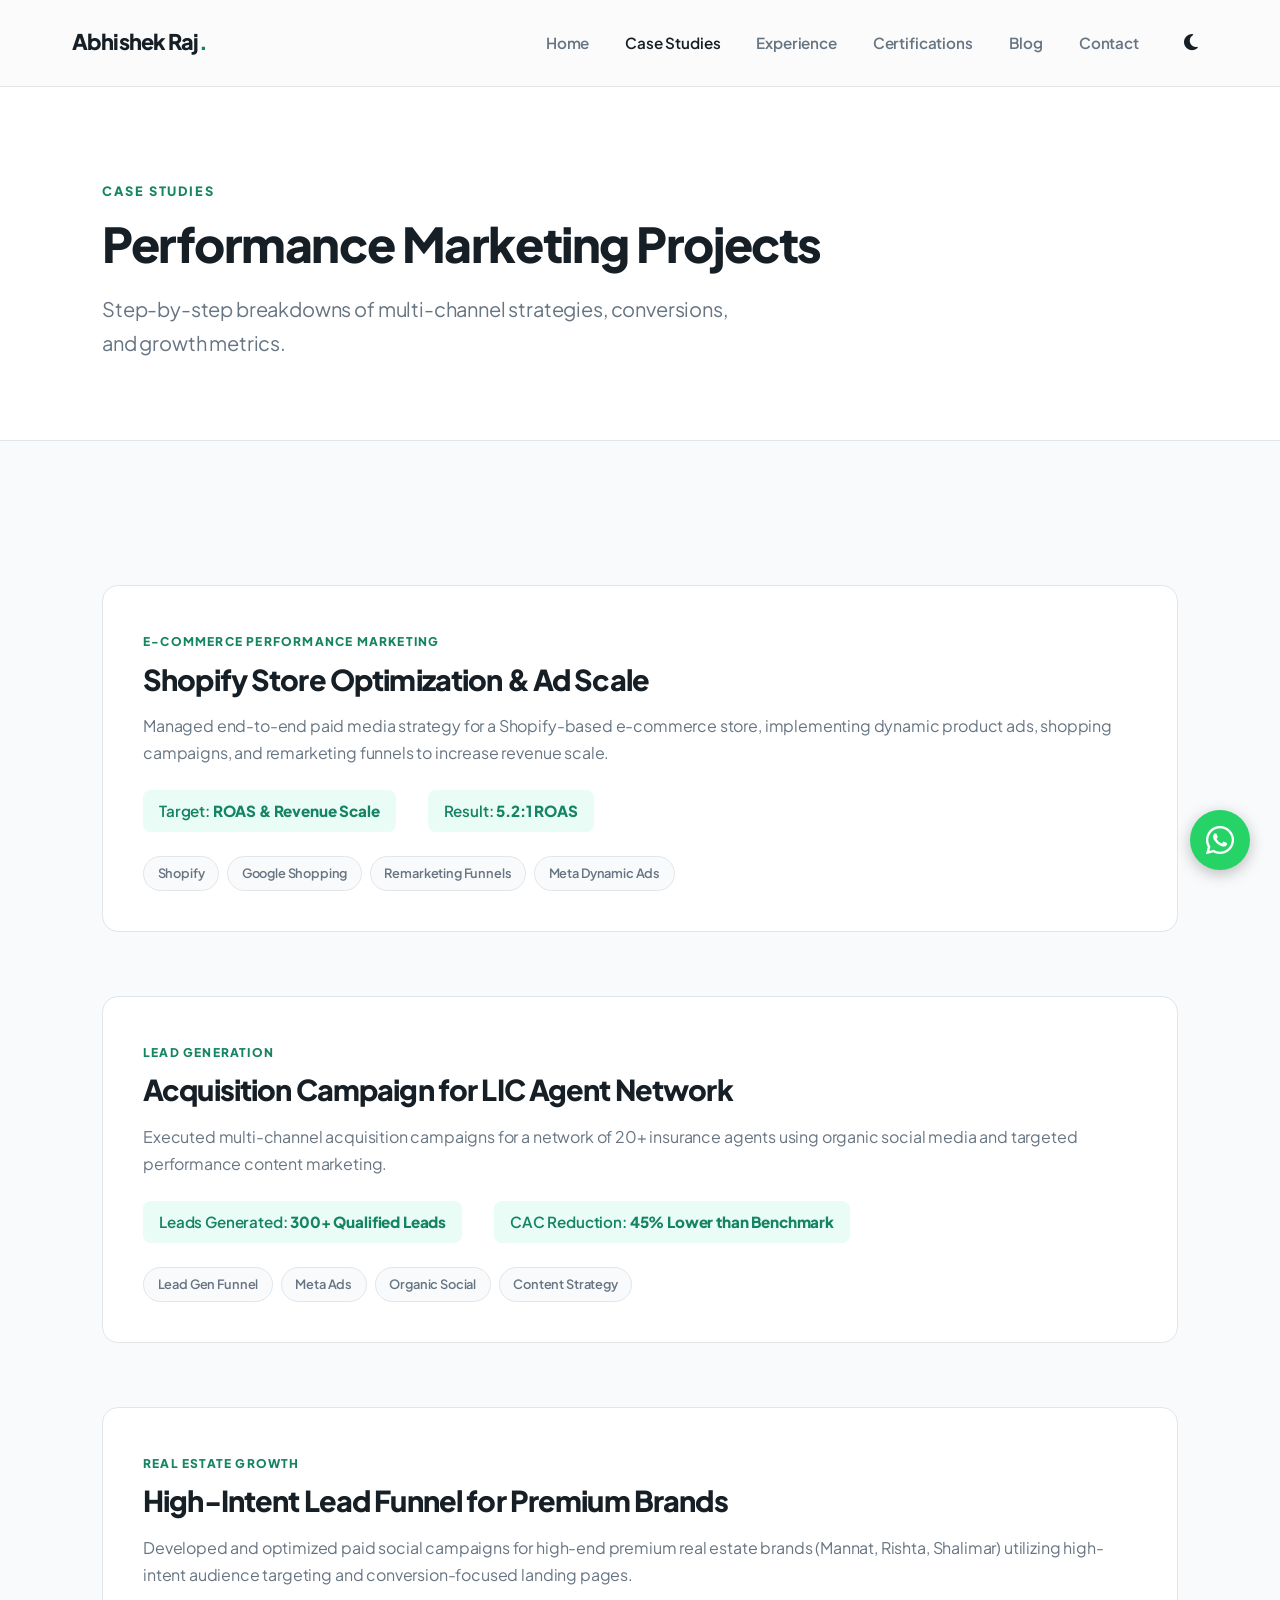
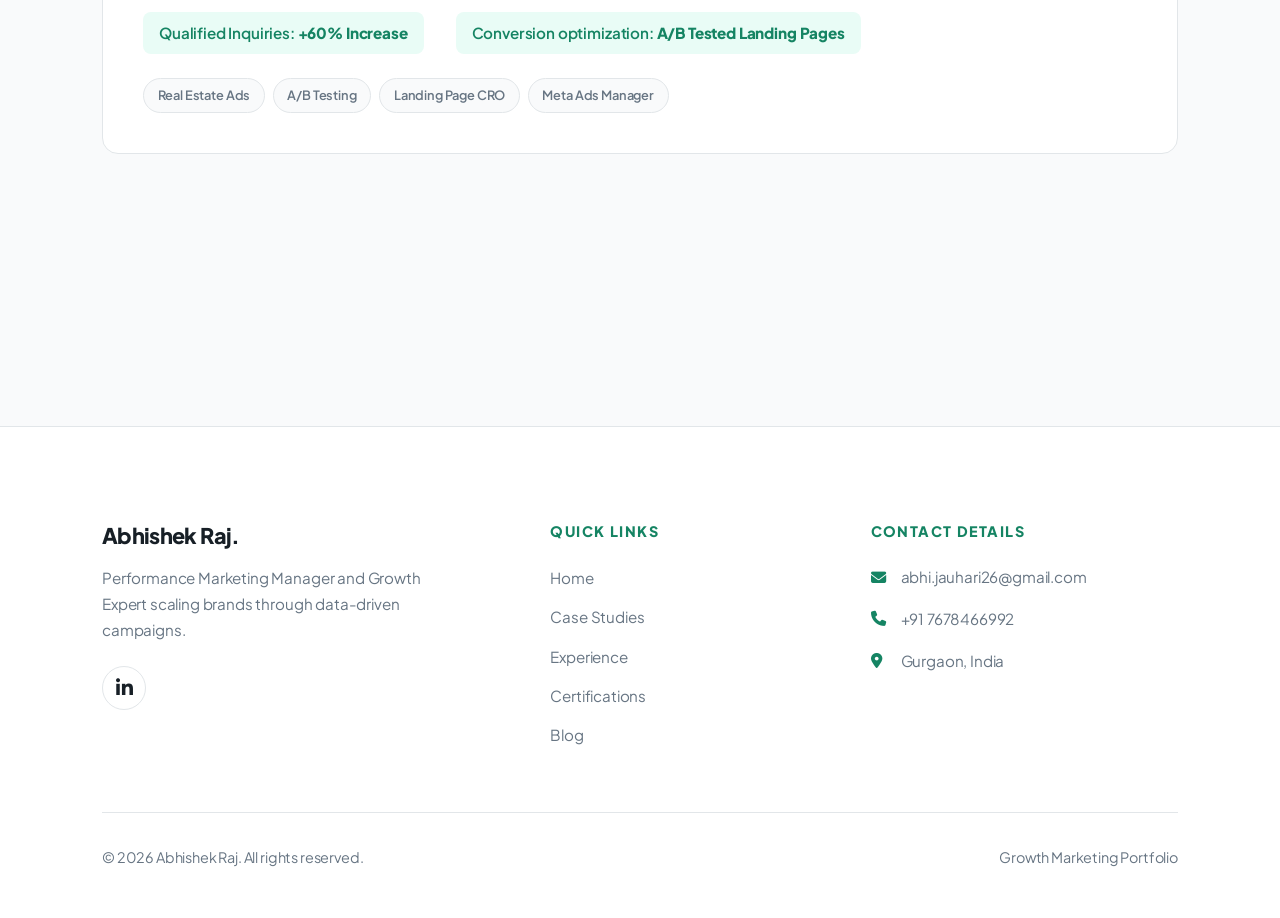
<file: case-studies.html>
<!DOCTYPE html>
<html lang="en">
<head>
    <!-- Google Tag Manager -->
    <script>(function(w,d,s,l,i){w[l]=w[l]||[];w[l].push({'gtm.start':
    new Date().getTime(),event:'gtm.js'});var f=d.getElementsByTagName(s)[0],
    j=d.createElement(s),dl=l!='dataLayer'?'&l='+l:'';j.async=true;j.src=
    'https://www.googletagmanager.com/gtm.js?id='+i+dl;f.parentNode.insertBefore(j,f);
    })(window,document,'script','dataLayer','GTM-MT779H3X');</script>
    <!-- End Google Tag Manager -->

    <!-- Google tag (gtag.js) -->
    <script async src="https://www.googletagmanager.com/gtag/js?id=G-W7225EBHM9"></script>
    <script>
      window.dataLayer = window.dataLayer || [];
      function gtag(){dataLayer.push(arguments);}
      gtag('js', new Date());

      gtag('config', 'G-W7225EBHM9');
    </script>

    <meta charset="UTF-8">
    <meta name="viewport" content="width=device-width, initial-scale=1.0">
    <meta name="description" content="Abhishek Raj - Performance Marketing Case Studies. Detailed performance analysis for E-Commerce, Real Estate, and Lead Generation campaigns.">
    <title>Case Studies | Abhishek Raj</title>
    <!-- Google Fonts: Plus Jakarta Sans -->
    <link rel="preconnect" href="https://fonts.googleapis.com">
    <link rel="preconnect" href="https://fonts.gstatic.com" crossorigin>
    <link href="https://fonts.googleapis.com/css2?family=Plus+Jakarta+Sans:wght@300;400;500;600;700;800&display=swap" rel="stylesheet">
    <!-- FontAwesome for Icons -->
    <link rel="stylesheet" href="https://cdnjs.cloudflare.com/ajax/libs/font-awesome/6.4.0/css/all.min.css">
    <!-- Custom CSS -->
    <link rel="stylesheet" href="style.css">
    <link rel="icon" type="image/jpeg" href="images/favicon.jpg">
</head>
<body>
    <!-- Google Tag Manager (noscript) -->
    <noscript><iframe src="https://www.googletagmanager.com/ns.html?id=GTM-MT779H3X"
    height="0" width="0" style="display:none;visibility:hidden"></iframe></noscript>
    <!-- End Google Tag Manager (noscript) -->

    <!-- Navigation -->
    <nav class="navbar" id="navbar">
        <div class="nav-container">
            <a href="index.html" class="nav-logo">Abhishek Raj<span class="dot">.</span></a>
            <div class="nav-menu" id="nav-menu">
                <a href="index.html" class="nav-menu-home nav-link">Home</a>
                <a href="case-studies.html" class="nav-link active">Case Studies</a>
                <a href="experience.html" class="nav-link">Experience</a>
                <a href="certifications.html" class="nav-link">Certifications</a>
                <a href="blog.html" class="nav-link">Blog</a>
                <a href="index.html#contact" class="nav-link">Contact</a>
                <button id="theme-toggle" class="theme-toggle-btn" aria-label="Toggle dark/light theme">
                    <i class="fa-solid fa-moon"></i>
                </button>
            </div>
            <button class="hamburger" id="hamburger" aria-label="Open navigation menu">
                <span class="bar"></span>
                <span class="bar"></span>
                <span class="bar"></span>
            </button>
        </div>
    </nav>

    <!-- Case Studies Header -->
    <section class="hero-mini">
        <div class="container">
            <span class="section-tag">Case Studies</span>
            <h1 class="mini-hero-title">Performance Marketing Projects</h1>
            <p class="mini-hero-subtitle">Step-by-step breakdowns of multi-channel strategies, conversions, and growth metrics.</p>
        </div>
    </section>

    <!-- Case Studies List -->
    <section class="case-studies section-padding">
        <div class="container">
            <!-- Case Study 1 -->
            <div class="prof-card" style="margin-bottom: 4rem;">
                <span class="project-category">E-Commerce Performance Marketing</span>
                <h2 style="font-size: 1.8rem; margin: 0.5rem 0 1rem;">Shopify Store Optimization & Ad Scale</h2>
                <p style="color: var(--text-muted); margin-bottom: 1.5rem;">Managed end-to-end paid media strategy for a Shopify-based e-commerce store, implementing dynamic product ads, shopping campaigns, and remarketing funnels to increase revenue scale.</p>
                <div style="display: flex; gap: 2rem; margin-bottom: 1.5rem; flex-wrap: wrap;">
                    <div class="project-stats-badge" style="margin-bottom: 0;">Target: <strong>ROAS & Revenue Scale</strong></div>
                    <div class="project-stats-badge" style="margin-bottom: 0;">Result: <strong>5.2:1 ROAS</strong></div>
                </div>
                <div class="project-tags">
                    <span>Shopify</span>
                    <span>Google Shopping</span>
                    <span>Remarketing Funnels</span>
                    <span>Meta Dynamic Ads</span>
                </div>
            </div>

            <!-- Case Study 2 -->
            <div class="prof-card" style="margin-bottom: 4rem;">
                <span class="project-category">Lead Generation</span>
                <h2 style="font-size: 1.8rem; margin: 0.5rem 0 1rem;">Acquisition Campaign for LIC Agent Network</h2>
                <p style="color: var(--text-muted); margin-bottom: 1.5rem;">Executed multi-channel acquisition campaigns for a network of 20+ insurance agents using organic social media and targeted performance content marketing.</p>
                <div style="display: flex; gap: 2rem; margin-bottom: 1.5rem; flex-wrap: wrap;">
                    <div class="project-stats-badge" style="margin-bottom: 0;">Leads Generated: <strong>300+ Qualified Leads</strong></div>
                    <div class="project-stats-badge" style="margin-bottom: 0;">CAC Reduction: <strong>45% Lower than Benchmark</strong></div>
                </div>
                <div class="project-tags">
                    <span>Lead Gen Funnel</span>
                    <span>Meta Ads</span>
                    <span>Organic Social</span>
                    <span>Content Strategy</span>
                </div>
            </div>

            <!-- Case Study 3 -->
            <div class="prof-card">
                <span class="project-category">Real Estate Growth</span>
                <h2 style="font-size: 1.8rem; margin: 0.5rem 0 1rem;">High-Intent Lead Funnel for Premium Brands</h2>
                <p style="color: var(--text-muted); margin-bottom: 1.5rem;">Developed and optimized paid social campaigns for high-end premium real estate brands (Mannat, Rishta, Shalimar) utilizing high-intent audience targeting and conversion-focused landing pages.</p>
                <div style="display: flex; gap: 2rem; margin-bottom: 1.5rem; flex-wrap: wrap;">
                    <div class="project-stats-badge" style="margin-bottom: 0;">Qualified Inquiries: <strong>+60% Increase</strong></div>
                    <div class="project-stats-badge" style="margin-bottom: 0;">Conversion optimization: <strong>A/B Tested Landing Pages</strong></div>
                </div>
                <div class="project-tags">
                    <span>Real Estate Ads</span>
                    <span>A/B Testing</span>
                    <span>Landing Page CRO</span>
                    <span>Meta Ads Manager</span>
                </div>
            </div>
        </div>
    </section>

    <!-- Footer -->
    <footer class="footer">
        <div class="container">
            <div class="footer-grid">
                <div class="footer-brand">
                    <h3>Abhishek Raj<span class="dot">.</span></h3>
                    <p>Performance Marketing Manager and Growth Expert scaling brands through data-driven campaigns.</p>
                    <div class="social-links">
                        <a href="https://linkedin.com/in/abhishekraj26" target="_blank" aria-label="LinkedIn"><i class="fa-brands fa-linkedin-in"></i></a>
                    </div>
                </div>
                <div class="footer-links">
                    <h4>Quick Links</h4>
                    <ul class="footer-links-list">
                        <li><a href="index.html">Home</a></li>
                        <li><a href="case-studies.html">Case Studies</a></li>
                        <li><a href="experience.html">Experience</a></li>
                        <li><a href="certifications.html">Certifications</a></li>
                        <li><a href="blog.html">Blog</a></li>
                    </ul>
                </div>
                <div class="footer-contact">
                    <h4>Contact Details</h4>
                    <ul class="footer-contact-list">
                        <li><i class="fa-solid fa-envelope"></i> <a href="mailto:abhi.jauhari26@gmail.com">abhi.jauhari26@gmail.com</a></li>
                        <li><i class="fa-solid fa-phone"></i> <a href="tel:+917678466992">+91 7678466992</a></li>
                        <li><i class="fa-solid fa-location-dot"></i> <span>Gurgaon, India</span></li>
                    </ul>
                </div>
            </div>
            <div class="footer-bottom">
                <p>&copy; 2026 Abhishek Raj. All rights reserved.</p>
                <p>Growth Marketing Portfolio</p>
            </div>
        </div>
    </footer>

    <!-- Custom JS -->
    <script src="main.js"></script>
</body>
</html>
</file>
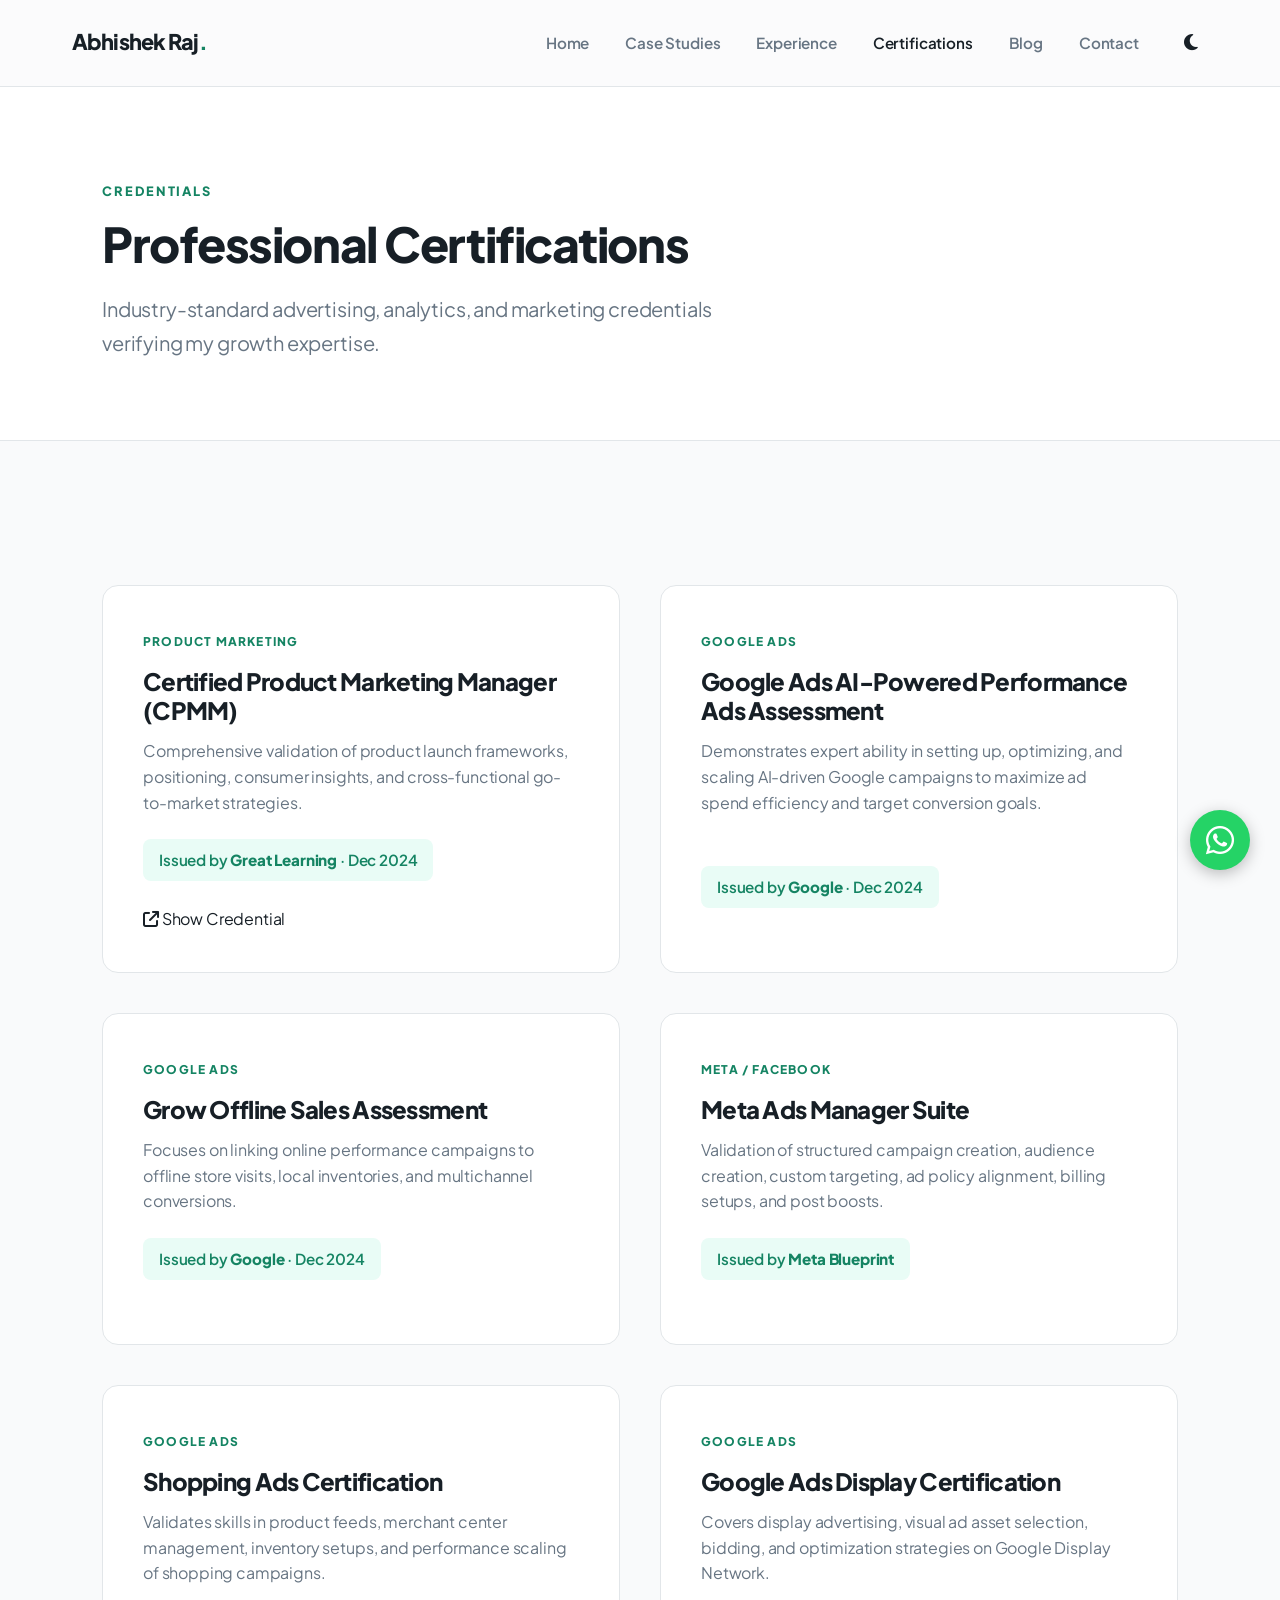
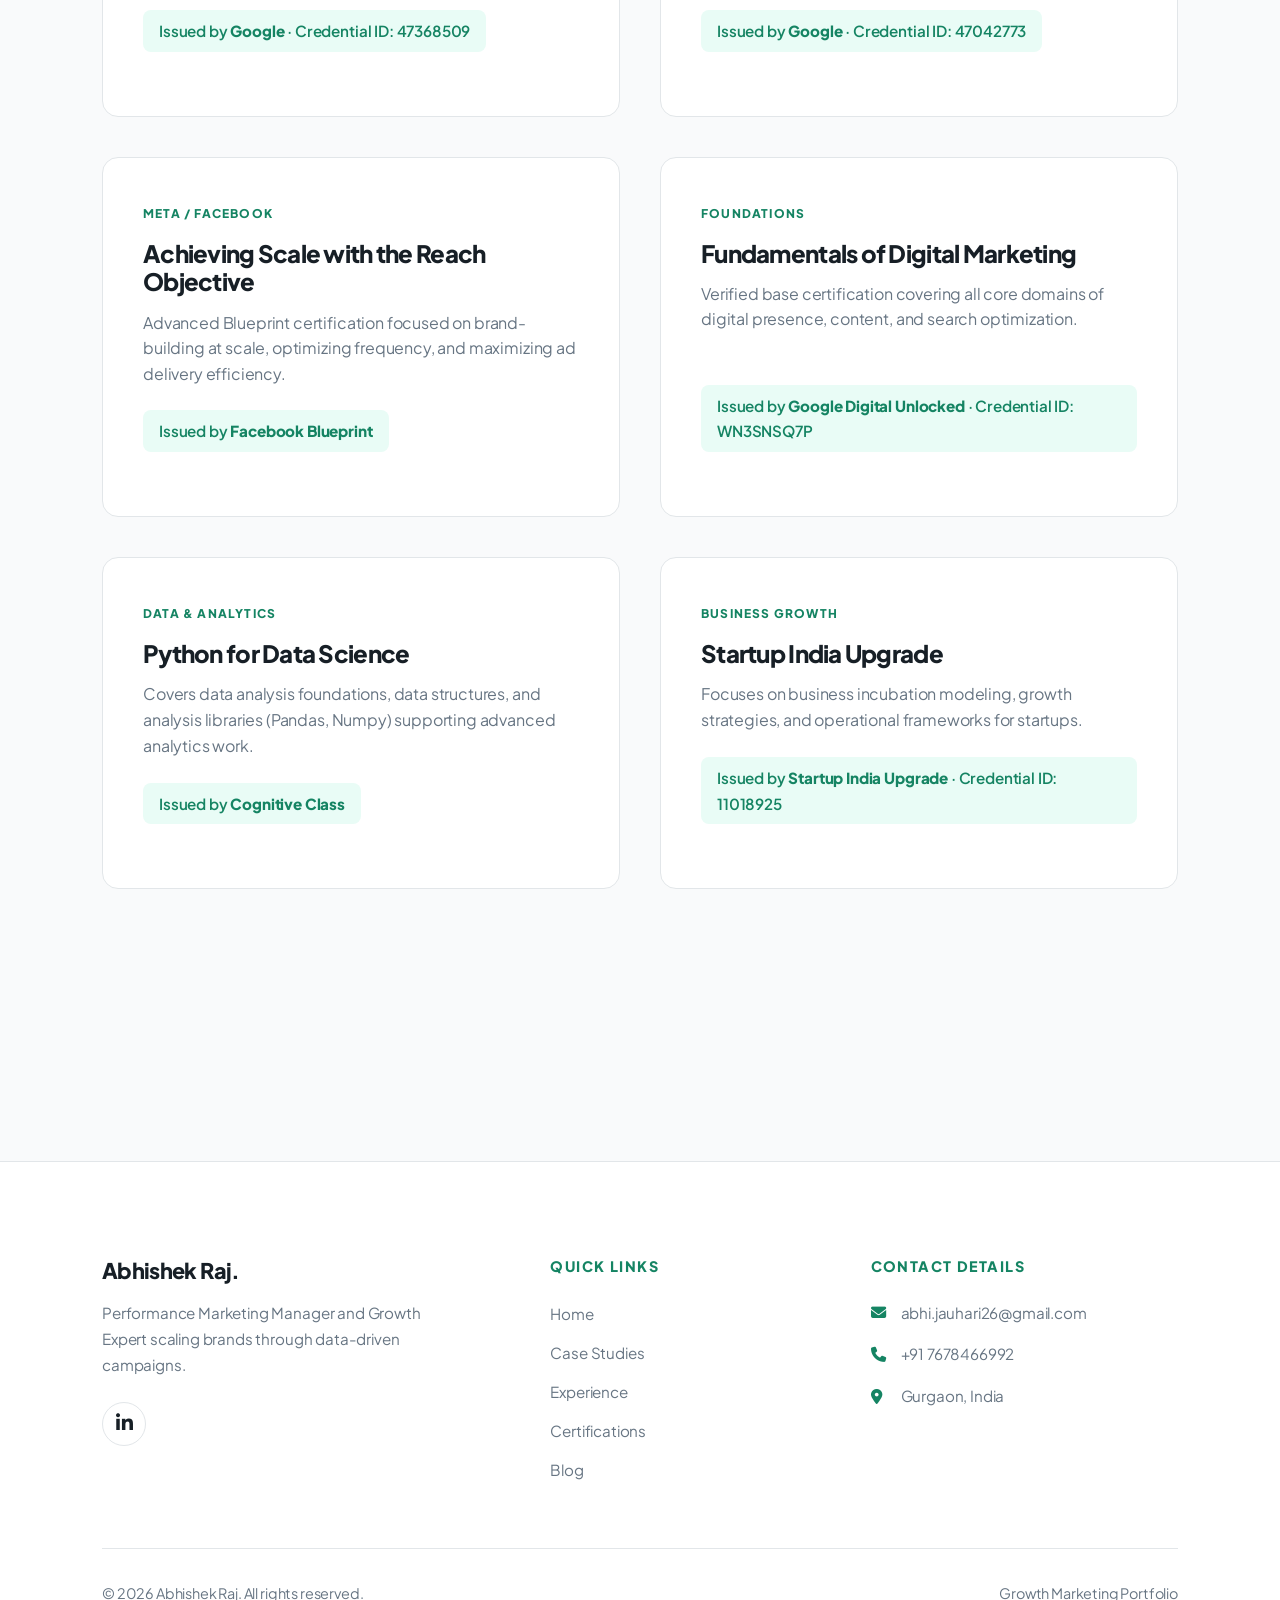
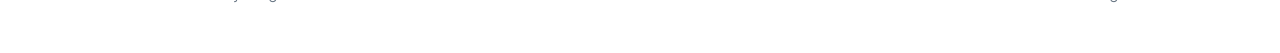
<file: certifications.html>
<!DOCTYPE html>
<html lang="en">
<head>
    <!-- Google Tag Manager -->
    <script>(function(w,d,s,l,i){w[l]=w[l]||[];w[l].push({'gtm.start':
    new Date().getTime(),event:'gtm.js'});var f=d.getElementsByTagName(s)[0],
    j=d.createElement(s),dl=l!='dataLayer'?'&l='+l:'';j.async=true;j.src=
    'https://www.googletagmanager.com/gtm.js?id='+i+dl;f.parentNode.insertBefore(j,f);
    })(window,document,'script','dataLayer','GTM-MT779H3X');</script>
    <!-- End Google Tag Manager -->

    <!-- Google tag (gtag.js) -->
    <script async src="https://www.googletagmanager.com/gtag/js?id=G-W7225EBHM9"></script>
    <script>
      window.dataLayer = window.dataLayer || [];
      function gtag(){dataLayer.push(arguments);}
      gtag('js', new Date());

      gtag('config', 'G-W7225EBHM9');
    </script>

    <meta charset="UTF-8">
    <meta name="viewport" content="width=device-width, initial-scale=1.0">
    <meta name="description" content="Abhishek Raj - Professional Certifications. Google Ads, Meta Ads, and GA4 Analytics credentials.">
    <title>Certifications | Abhishek Raj</title>
    <!-- Google Fonts: Plus Jakarta Sans -->
    <link rel="preconnect" href="https://fonts.googleapis.com">
    <link rel="preconnect" href="https://fonts.gstatic.com" crossorigin>
    <link href="https://fonts.googleapis.com/css2?family=Plus+Jakarta+Sans:wght@300;400;500;600;700;800&display=swap" rel="stylesheet">
    <!-- FontAwesome for Icons -->
    <link rel="stylesheet" href="https://cdnjs.cloudflare.com/ajax/libs/font-awesome/6.4.0/css/all.min.css">
    <!-- Custom CSS -->
    <link rel="stylesheet" href="style.css">
    <link rel="icon" type="image/jpeg" href="images/favicon.jpg">
</head>
<body>
    <!-- Google Tag Manager (noscript) -->
    <noscript><iframe src="https://www.googletagmanager.com/ns.html?id=GTM-MT779H3X"
    height="0" width="0" style="display:none;visibility:hidden"></iframe></noscript>
    <!-- End Google Tag Manager (noscript) -->

    <!-- Navigation -->
    <nav class="navbar" id="navbar">
        <div class="nav-container">
            <a href="index.html" class="nav-logo">Abhishek Raj<span class="dot">.</span></a>
            <div class="nav-menu" id="nav-menu">
                <a href="index.html" class="nav-link">Home</a>
                <a href="case-studies.html" class="nav-link">Case Studies</a>
                <a href="experience.html" class="nav-link">Experience</a>
                <a href="certifications.html" class="nav-link active">Certifications</a>
                <a href="blog.html" class="nav-link">Blog</a>
                <a href="index.html#contact" class="nav-link">Contact</a>
                <button id="theme-toggle" class="theme-toggle-btn" aria-label="Toggle dark/light theme">
                    <i class="fa-solid fa-moon"></i>
                </button>
            </div>
            <button class="hamburger" id="hamburger" aria-label="Open navigation menu">
                <span class="bar"></span>
                <span class="bar"></span>
                <span class="bar"></span>
            </button>
        </div>
    </nav>

    <!-- Certifications Header -->
    <section class="hero-mini">
        <div class="container">
            <span class="section-tag">Credentials</span>
            <h1 class="mini-hero-title">Professional Certifications</h1>
            <p class="mini-hero-subtitle">Industry-standard advertising, analytics, and marketing credentials verifying my growth expertise.</p>
        </div>
    </section>

    <!-- Certifications Grid -->
    <section class="certifications-list section-padding">
        <div class="container">
            <div class="projects-grid" id="certifications-container">
                <!-- Cert 1: CPMM -->
                <div class="project-card">
                    <div class="project-info">
                        <div class="project-meta">
                            <span class="project-category">Product Marketing</span>
                        </div>
                        <h3 class="project-card-title">Certified Product Marketing Manager (CPMM)</h3>
                        <p class="project-card-description">Comprehensive validation of product launch frameworks, positioning, consumer insights, and cross-functional go-to-market strategies.</p>
                        <div class="project-stats-badge">Issued by <strong>Great Learning</strong> · Dec 2024</div>
                        <div class="project-links">
                            <a href="https://www.mygreatlearning.com/certificate/IPXSSCWF" target="_blank" rel="noopener noreferrer"><i class="fa-solid fa-arrow-up-right-from-square"></i> Show Credential</a>
                        </div>
                    </div>
                </div>

                <!-- Cert 2: Google Ads AI -->
                <div class="project-card">
                    <div class="project-info">
                        <div class="project-meta">
                            <span class="project-category">Google Ads</span>
                        </div>
                        <h3 class="project-card-title">Google Ads AI-Powered Performance Ads Assessment</h3>
                        <p class="project-card-description">Demonstrates expert ability in setting up, optimizing, and scaling AI-driven Google campaigns to maximize ad spend efficiency and target conversion goals.</p>
                        <div class="project-stats-badge">Issued by <strong>Google</strong> · Dec 2024</div>
                    </div>
                </div>

                <!-- Cert 3: Google Offline Sales -->
                <div class="project-card">
                    <div class="project-info">
                        <div class="project-meta">
                            <span class="project-category">Google Ads</span>
                        </div>
                        <h3 class="project-card-title">Grow Offline Sales Assessment</h3>
                        <p class="project-card-description">Focuses on linking online performance campaigns to offline store visits, local inventories, and multichannel conversions.</p>
                        <div class="project-stats-badge">Issued by <strong>Google</strong> · Dec 2024</div>
                    </div>
                </div>

                <!-- Cert 4: Meta Business Manager -->
                <div class="project-card">
                    <div class="project-info">
                        <div class="project-meta">
                            <span class="project-category">Meta / Facebook</span>
                        </div>
                        <h3 class="project-card-title">Meta Ads Manager Suite</h3>
                        <p class="project-card-description">Validation of structured campaign creation, audience creation, custom targeting, ad policy alignment, billing setups, and post boosts.</p>
                        <div class="project-stats-badge">Issued by <strong>Meta Blueprint</strong></div>
                    </div>
                </div>

                <!-- Cert 5: Shopping Ads -->
                <div class="project-card">
                    <div class="project-info">
                        <div class="project-meta">
                            <span class="project-category">Google Ads</span>
                        </div>
                        <h3 class="project-card-title">Shopping Ads Certification</h3>
                        <p class="project-card-description">Validates skills in product feeds, merchant center management, inventory setups, and performance scaling of shopping campaigns.</p>
                        <div class="project-stats-badge">Issued by <strong>Google</strong> · Credential ID: 47368509</div>
                    </div>
                </div>

                <!-- Cert 6: Google Display -->
                <div class="project-card">
                    <div class="project-info">
                        <div class="project-meta">
                            <span class="project-category">Google Ads</span>
                        </div>
                        <h3 class="project-card-title">Google Ads Display Certification</h3>
                        <p class="project-card-description">Covers display advertising, visual ad asset selection, bidding, and optimization strategies on Google Display Network.</p>
                        <div class="project-stats-badge">Issued by <strong>Google</strong> · Credential ID: 47042773</div>
                    </div>
                </div>

                <!-- Cert 7: Blueprint Reach -->
                <div class="project-card">
                    <div class="project-info">
                        <div class="project-meta">
                            <span class="project-category">Meta / Facebook</span>
                        </div>
                        <h3 class="project-card-title">Achieving Scale with the Reach Objective</h3>
                        <p class="project-card-description">Advanced Blueprint certification focused on brand-building at scale, optimizing frequency, and maximizing ad delivery efficiency.</p>
                        <div class="project-stats-badge">Issued by <strong>Facebook Blueprint</strong></div>
                    </div>
                </div>

                <!-- Cert 8: Digital Marketing -->
                <div class="project-card">
                    <div class="project-info">
                        <div class="project-meta">
                            <span class="project-category">Foundations</span>
                        </div>
                        <h3 class="project-card-title">Fundamentals of Digital Marketing</h3>
                        <p class="project-card-description">Verified base certification covering all core domains of digital presence, content, and search optimization.</p>
                        <div class="project-stats-badge">Issued by <strong>Google Digital Unlocked</strong> · Credential ID: WN3SNSQ7P</div>
                    </div>
                </div>

                <!-- Cert 9: Python Data Science -->
                <div class="project-card">
                    <div class="project-info">
                        <div class="project-meta">
                            <span class="project-category">Data & Analytics</span>
                        </div>
                        <h3 class="project-card-title">Python for Data Science</h3>
                        <p class="project-card-description">Covers data analysis foundations, data structures, and analysis libraries (Pandas, Numpy) supporting advanced analytics work.</p>
                        <div class="project-stats-badge">Issued by <strong>Cognitive Class</strong></div>
                    </div>
                </div>

                <!-- Cert 10: Startup India -->
                <div class="project-card">
                    <div class="project-info">
                        <div class="project-meta">
                            <span class="project-category">Business Growth</span>
                        </div>
                        <h3 class="project-card-title">Startup India Upgrade</h3>
                        <p class="project-card-description">Focuses on business incubation modeling, growth strategies, and operational frameworks for startups.</p>
                        <div class="project-stats-badge">Issued by <strong>Startup India Upgrade</strong> · Credential ID: 11018925</div>
                    </div>
                </div>
            </div>
        </div>
    </section>

    <!-- Footer -->
    <footer class="footer">
        <div class="container">
            <div class="footer-grid">
                <div class="footer-brand">
                    <h3>Abhishek Raj<span class="dot">.</span></h3>
                    <p>Performance Marketing Manager and Growth Expert scaling brands through data-driven campaigns.</p>
                    <div class="social-links">
                        <a href="https://linkedin.com/in/abhishekraj26" target="_blank" aria-label="LinkedIn"><i class="fa-brands fa-linkedin-in"></i></a>
                    </div>
                </div>
                <div class="footer-links">
                    <h4>Quick Links</h4>
                    <ul class="footer-links-list">
                        <li><a href="index.html">Home</a></li>
                        <li><a href="case-studies.html">Case Studies</a></li>
                        <li><a href="experience.html">Experience</a></li>
                        <li><a href="certifications.html">Certifications</a></li>
                        <li><a href="blog.html">Blog</a></li>
                    </ul>
                </div>
                <div class="footer-contact">
                    <h4>Contact Details</h4>
                    <ul class="footer-contact-list">
                        <li><i class="fa-solid fa-envelope"></i> <a href="mailto:abhi.jauhari26@gmail.com">abhi.jauhari26@gmail.com</a></li>
                        <li><i class="fa-solid fa-phone"></i> <a href="tel:+917678466992">+91 7678466992</a></li>
                        <li><i class="fa-solid fa-location-dot"></i> <span>Gurgaon, India</span></li>
                    </ul>
                </div>
            </div>
            <div class="footer-bottom">
                <p>&copy; 2026 Abhishek Raj. All rights reserved.</p>
                <p>Growth Marketing Portfolio</p>
            </div>
        </div>
    </footer>

    <!-- Custom JS -->
    <script src="main.js"></script>
</body>
</html>
</file>
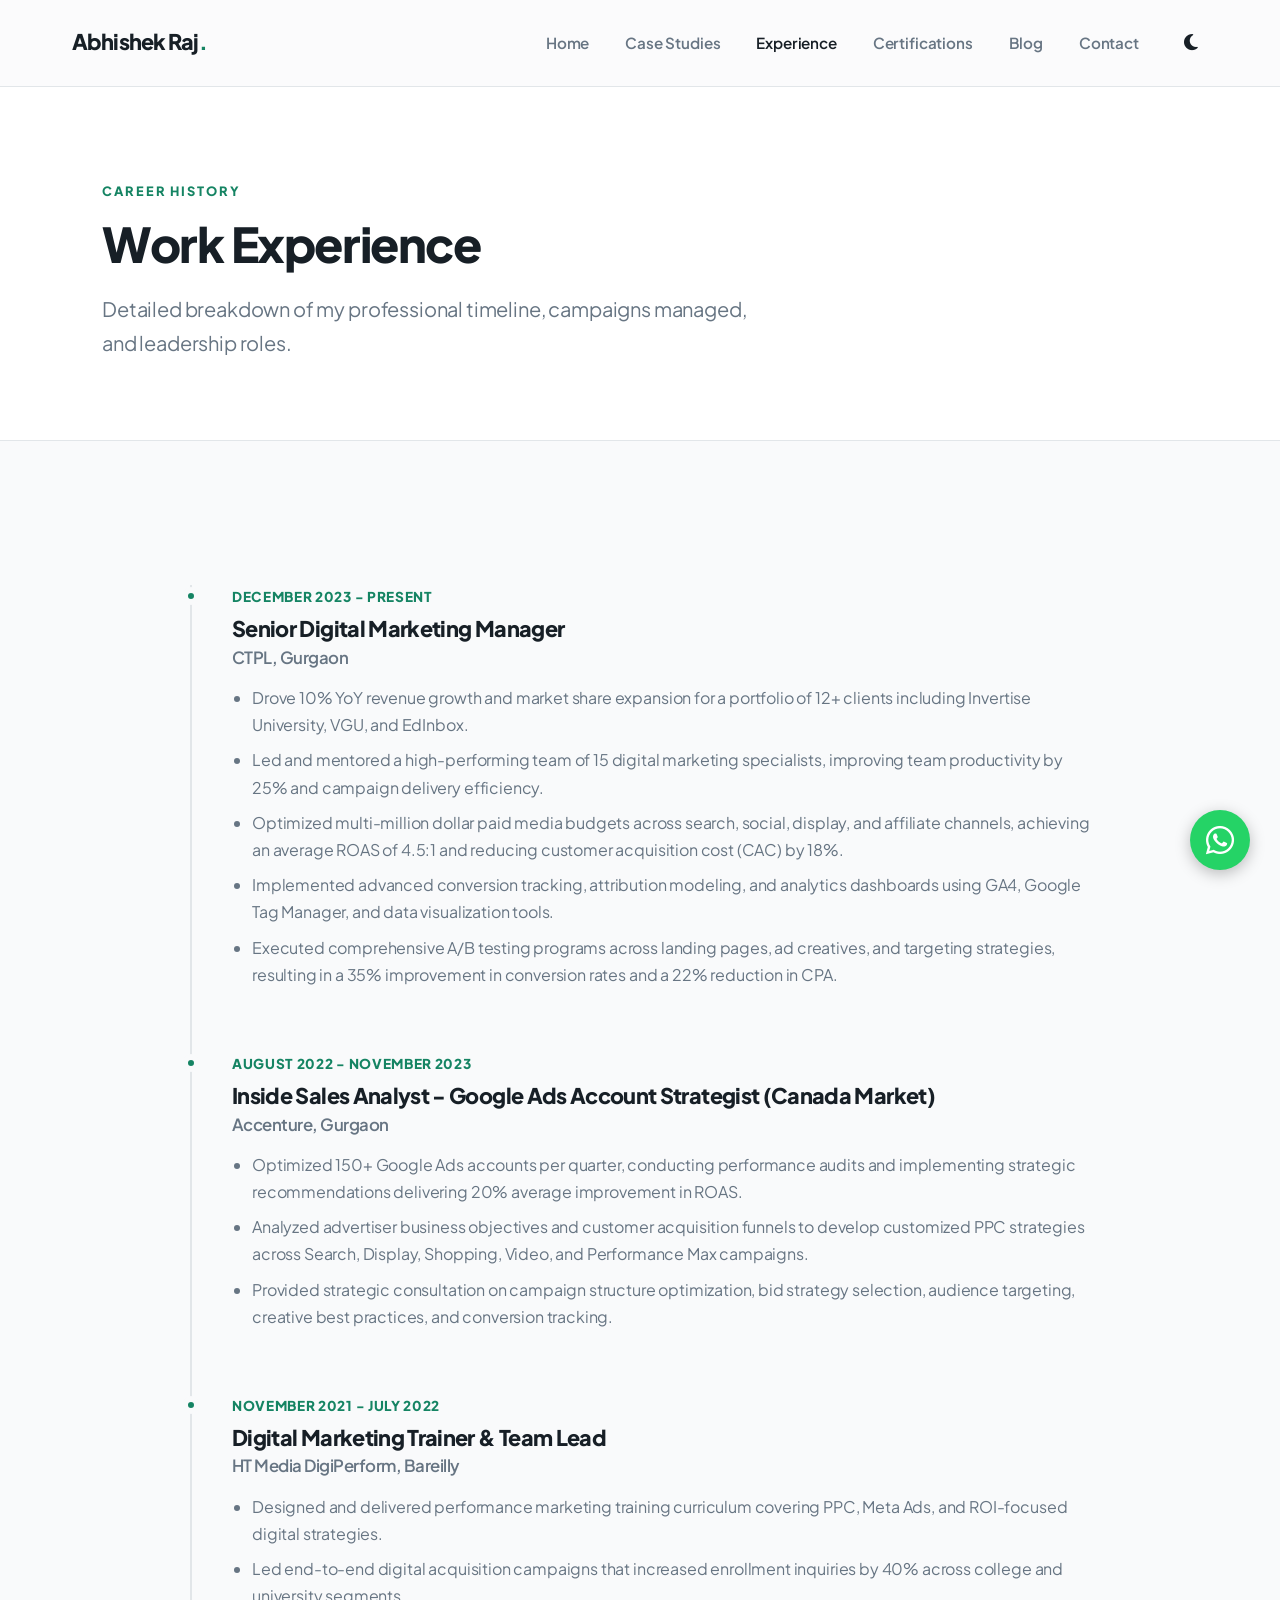
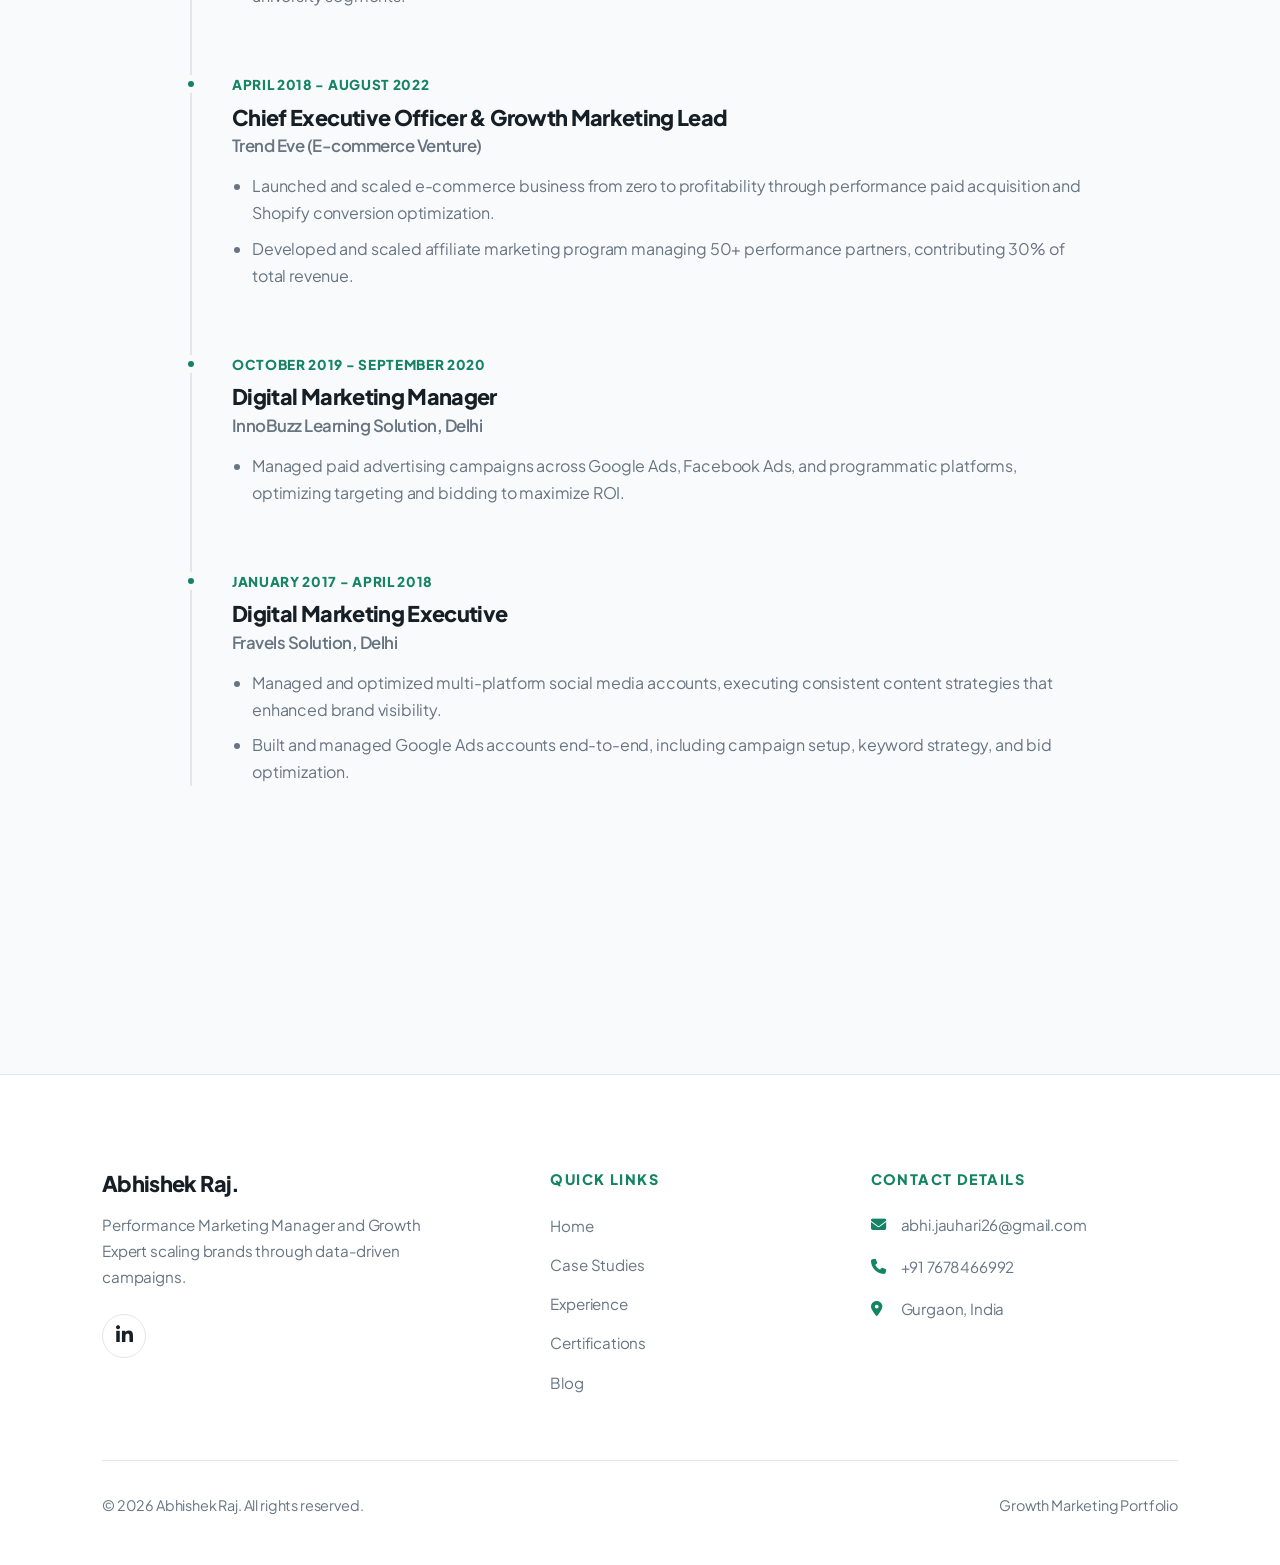
<file: experience.html>
<!DOCTYPE html>
<html lang="en">
<head>
    <!-- Google Tag Manager -->
    <script>(function(w,d,s,l,i){w[l]=w[l]||[];w[l].push({'gtm.start':
    new Date().getTime(),event:'gtm.js'});var f=d.getElementsByTagName(s)[0],
    j=d.createElement(s),dl=l!='dataLayer'?'&l='+l:'';j.async=true;j.src=
    'https://www.googletagmanager.com/gtm.js?id='+i+dl;f.parentNode.insertBefore(j,f);
    })(window,document,'script','dataLayer','GTM-MT779H3X');</script>
    <!-- End Google Tag Manager -->

    <!-- Google tag (gtag.js) -->
    <script async src="https://www.googletagmanager.com/gtag/js?id=G-W7225EBHM9"></script>
    <script>
      window.dataLayer = window.dataLayer || [];
      function gtag(){dataLayer.push(arguments);}
      gtag('js', new Date());

      gtag('config', 'G-W7225EBHM9');
    </script>

    <meta charset="UTF-8">
    <meta name="viewport" content="width=device-width, initial-scale=1.0">
    <meta name="description" content="Abhishek Raj - Professional Experience Timeline. Over 6 years in PPC, team leadership, and digital performance roles.">
    <title>Experience | Abhishek Raj</title>
    <!-- Google Fonts: Plus Jakarta Sans -->
    <link rel="preconnect" href="https://fonts.googleapis.com">
    <link rel="preconnect" href="https://fonts.gstatic.com" crossorigin>
    <link href="https://fonts.googleapis.com/css2?family=Plus+Jakarta+Sans:wght@300;400;500;600;700;800&display=swap" rel="stylesheet">
    <!-- FontAwesome for Icons -->
    <link rel="stylesheet" href="https://cdnjs.cloudflare.com/ajax/libs/font-awesome/6.4.0/css/all.min.css">
    <!-- Custom CSS -->
    <link rel="stylesheet" href="style.css">
    <link rel="icon" type="image/jpeg" href="images/favicon.jpg">
</head>
<body>
    <!-- Google Tag Manager (noscript) -->
    <noscript><iframe src="https://www.googletagmanager.com/ns.html?id=GTM-MT779H3X"
    height="0" width="0" style="display:none;visibility:hidden"></iframe></noscript>
    <!-- End Google Tag Manager (noscript) -->

    <!-- Navigation -->
    <nav class="navbar" id="navbar">
        <div class="nav-container">
            <a href="index.html" class="nav-logo">Abhishek Raj<span class="dot">.</span></a>
            <div class="nav-menu" id="nav-menu">
                <a href="index.html" class="nav-link">Home</a>
                <a href="case-studies.html" class="nav-link">Case Studies</a>
                <a href="experience.html" class="nav-link active">Experience</a>
                <a href="certifications.html" class="nav-link">Certifications</a>
                <a href="blog.html" class="nav-link">Blog</a>
                <a href="index.html#contact" class="nav-link">Contact</a>
                <button id="theme-toggle" class="theme-toggle-btn" aria-label="Toggle dark/light theme">
                    <i class="fa-solid fa-moon"></i>
                </button>
            </div>
            <button class="hamburger" id="hamburger" aria-label="Open navigation menu">
                <span class="bar"></span>
                <span class="bar"></span>
                <span class="bar"></span>
            </button>
        </div>
    </nav>

    <!-- Experience Header -->
    <section class="hero-mini">
        <div class="container">
            <span class="section-tag">Career History</span>
            <h1 class="mini-hero-title">Work Experience</h1>
            <p class="mini-hero-subtitle">Detailed breakdown of my professional timeline, campaigns managed, and leadership roles.</p>
        </div>
    </section>

    <!-- Detailed Experience Timeline -->
    <section class="experience-details section-padding">
        <div class="container">
            <div class="timeline" style="max-width: 900px; border-left: 2px solid var(--border-color);">
                
                <!-- Role 1 -->
                <div class="timeline-item">
                    <div class="timeline-dot"></div>
                    <div class="timeline-date">December 2023 - Present</div>
                    <h3 class="timeline-title">Senior Digital Marketing Manager</h3>
                    <h4 class="timeline-company">CTPL, Gurgaon</h4>
                    <ul style="margin: 1rem 0; padding-left: 1.25rem; color: var(--text-muted); display: flex; flex-direction: column; gap: 0.5rem;">
                        <li>Drove 10% YoY revenue growth and market share expansion for a portfolio of 12+ clients including Invertise University, VGU, and EdInbox.</li>
                        <li>Led and mentored a high-performing team of 15 digital marketing specialists, improving team productivity by 25% and campaign delivery efficiency.</li>
                        <li>Optimized multi-million dollar paid media budgets across search, social, display, and affiliate channels, achieving an average ROAS of 4.5:1 and reducing customer acquisition cost (CAC) by 18%.</li>
                        <li>Implemented advanced conversion tracking, attribution modeling, and analytics dashboards using GA4, Google Tag Manager, and data visualization tools.</li>
                        <li>Executed comprehensive A/B testing programs across landing pages, ad creatives, and targeting strategies, resulting in a 35% improvement in conversion rates and a 22% reduction in CPA.</li>
                    </ul>
                </div>

                <!-- Role 2 -->
                <div class="timeline-item">
                    <div class="timeline-dot"></div>
                    <div class="timeline-date">August 2022 - November 2023</div>
                    <h3 class="timeline-title">Inside Sales Analyst - Google Ads Account Strategist (Canada Market)</h3>
                    <h4 class="timeline-company">Accenture, Gurgaon</h4>
                    <ul style="margin: 1rem 0; padding-left: 1.25rem; color: var(--text-muted); display: flex; flex-direction: column; gap: 0.5rem;">
                        <li>Optimized 150+ Google Ads accounts per quarter, conducting performance audits and implementing strategic recommendations delivering 20% average improvement in ROAS.</li>
                        <li>Analyzed advertiser business objectives and customer acquisition funnels to develop customized PPC strategies across Search, Display, Shopping, Video, and Performance Max campaigns.</li>
                        <li>Provided strategic consultation on campaign structure optimization, bid strategy selection, audience targeting, creative best practices, and conversion tracking.</li>
                    </ul>
                </div>

                <!-- Role 3 -->
                <div class="timeline-item">
                    <div class="timeline-dot"></div>
                    <div class="timeline-date">November 2021 - July 2022</div>
                    <h3 class="timeline-title">Digital Marketing Trainer & Team Lead</h3>
                    <h4 class="timeline-company">HT Media DigiPerform, Bareilly</h4>
                    <ul style="margin: 1rem 0; padding-left: 1.25rem; color: var(--text-muted); display: flex; flex-direction: column; gap: 0.5rem;">
                        <li>Designed and delivered performance marketing training curriculum covering PPC, Meta Ads, and ROI-focused digital strategies.</li>
                        <li>Led end-to-end digital acquisition campaigns that increased enrollment inquiries by 40% across college and university segments.</li>
                    </ul>
                </div>

                <!-- Role 4 -->
                <div class="timeline-item">
                    <div class="timeline-dot"></div>
                    <div class="timeline-date">April 2018 - August 2022</div>
                    <h3 class="timeline-title">Chief Executive Officer & Growth Marketing Lead</h3>
                    <h4 class="timeline-company">Trend Eve (E-commerce Venture)</h4>
                    <ul style="margin: 1rem 0; padding-left: 1.25rem; color: var(--text-muted); display: flex; flex-direction: column; gap: 0.5rem;">
                        <li>Launched and scaled e-commerce business from zero to profitability through performance paid acquisition and Shopify conversion optimization.</li>
                        <li>Developed and scaled affiliate marketing program managing 50+ performance partners, contributing 30% of total revenue.</li>
                    </ul>
                </div>

                <!-- Role 5 -->
                <div class="timeline-item">
                    <div class="timeline-dot"></div>
                    <div class="timeline-date">October 2019 - September 2020</div>
                    <h3 class="timeline-title">Digital Marketing Manager</h3>
                    <h4 class="timeline-company">InnoBuzz Learning Solution, Delhi</h4>
                    <ul style="margin: 1rem 0; padding-left: 1.25rem; color: var(--text-muted); display: flex; flex-direction: column; gap: 0.5rem;">
                        <li>Managed paid advertising campaigns across Google Ads, Facebook Ads, and programmatic platforms, optimizing targeting and bidding to maximize ROI.</li>
                    </ul>
                </div>

                <!-- Role 6 -->
                <div class="timeline-item">
                    <div class="timeline-dot"></div>
                    <div class="timeline-date">January 2017 - April 2018</div>
                    <h3 class="timeline-title">Digital Marketing Executive</h3>
                    <h4 class="timeline-company">Fravels Solution, Delhi</h4>
                    <ul style="margin: 1rem 0; padding-left: 1.25rem; color: var(--text-muted); display: flex; flex-direction: column; gap: 0.5rem;">
                        <li>Managed and optimized multi-platform social media accounts, executing consistent content strategies that enhanced brand visibility.</li>
                        <li>Built and managed Google Ads accounts end-to-end, including campaign setup, keyword strategy, and bid optimization.</li>
                    </ul>
                </div>

            </div>
        </div>
    </section>

    <!-- Footer -->
    <footer class="footer">
        <div class="container">
            <div class="footer-grid">
                <div class="footer-brand">
                    <h3>Abhishek Raj<span class="dot">.</span></h3>
                    <p>Performance Marketing Manager and Growth Expert scaling brands through data-driven campaigns.</p>
                    <div class="social-links">
                        <a href="https://linkedin.com/in/abhishekraj26" target="_blank" aria-label="LinkedIn"><i class="fa-brands fa-linkedin-in"></i></a>
                    </div>
                </div>
                <div class="footer-links">
                    <h4>Quick Links</h4>
                    <ul class="footer-links-list">
                        <li><a href="index.html">Home</a></li>
                        <li><a href="case-studies.html">Case Studies</a></li>
                        <li><a href="experience.html">Experience</a></li>
                        <li><a href="certifications.html">Certifications</a></li>
                        <li><a href="blog.html">Blog</a></li>
                    </ul>
                </div>
                <div class="footer-contact">
                    <h4>Contact Details</h4>
                    <ul class="footer-contact-list">
                        <li><i class="fa-solid fa-envelope"></i> <a href="mailto:abhi.jauhari26@gmail.com">abhi.jauhari26@gmail.com</a></li>
                        <li><i class="fa-solid fa-phone"></i> <a href="tel:+917678466992">+91 7678466992</a></li>
                        <li><i class="fa-solid fa-location-dot"></i> <span>Gurgaon, India</span></li>
                    </ul>
                </div>
            </div>
            <div class="footer-bottom">
                <p>&copy; 2026 Abhishek Raj. All rights reserved.</p>
                <p>Growth Marketing Portfolio</p>
            </div>
        </div>
    </footer>

    <!-- Custom JS -->
    <script src="main.js"></script>
</body>
</html>
</file>
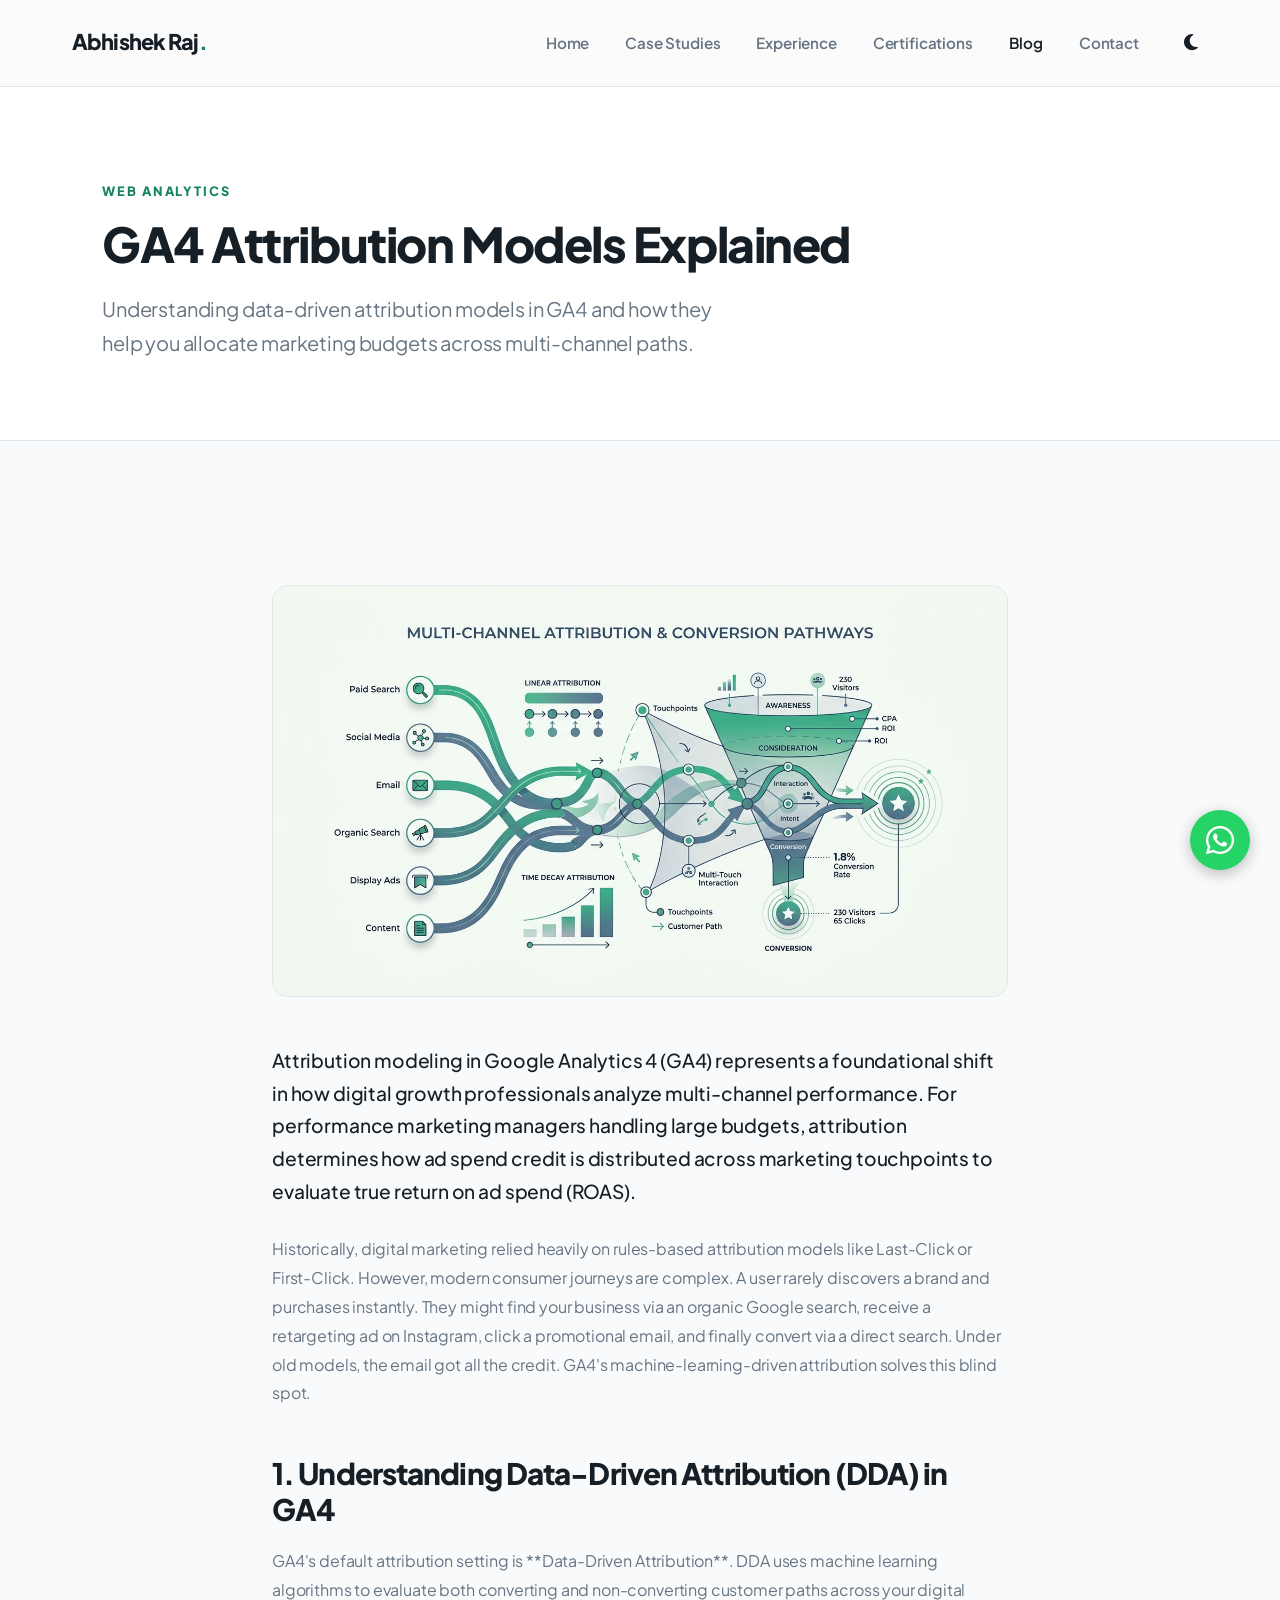
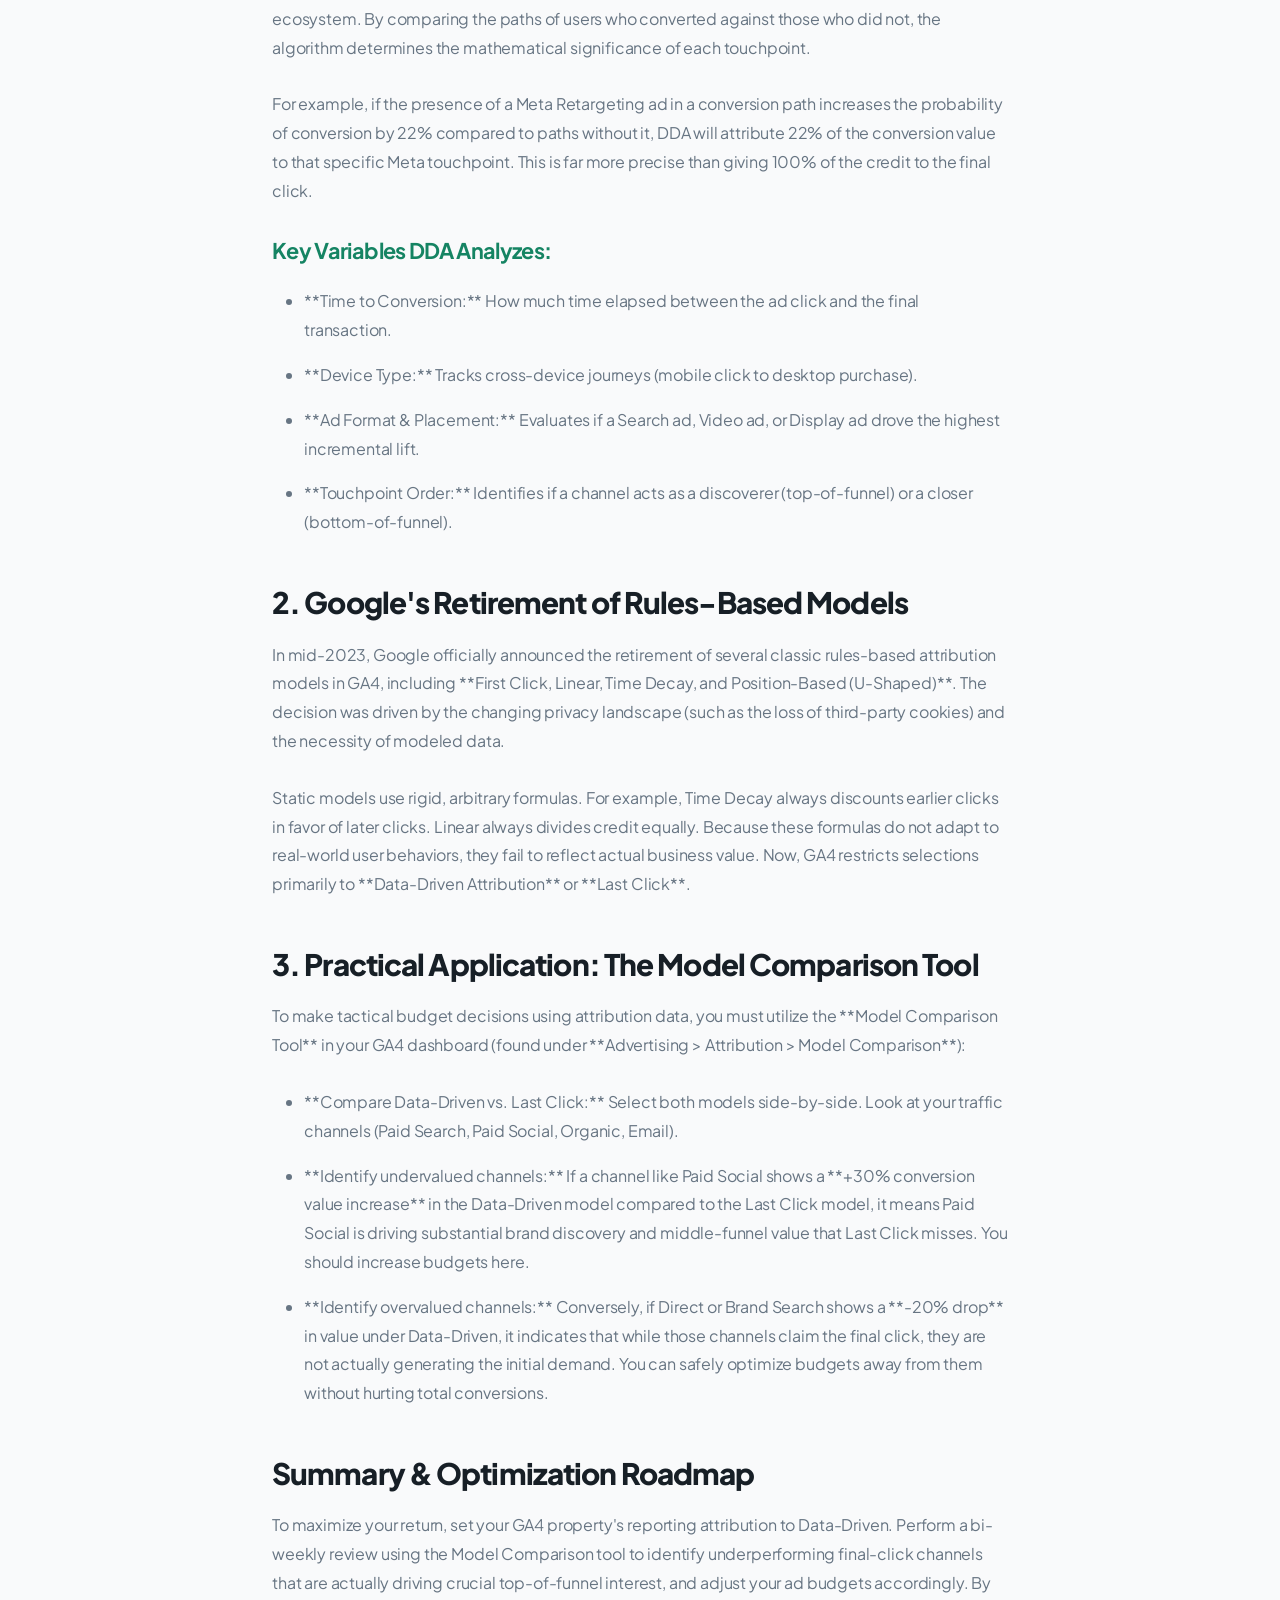
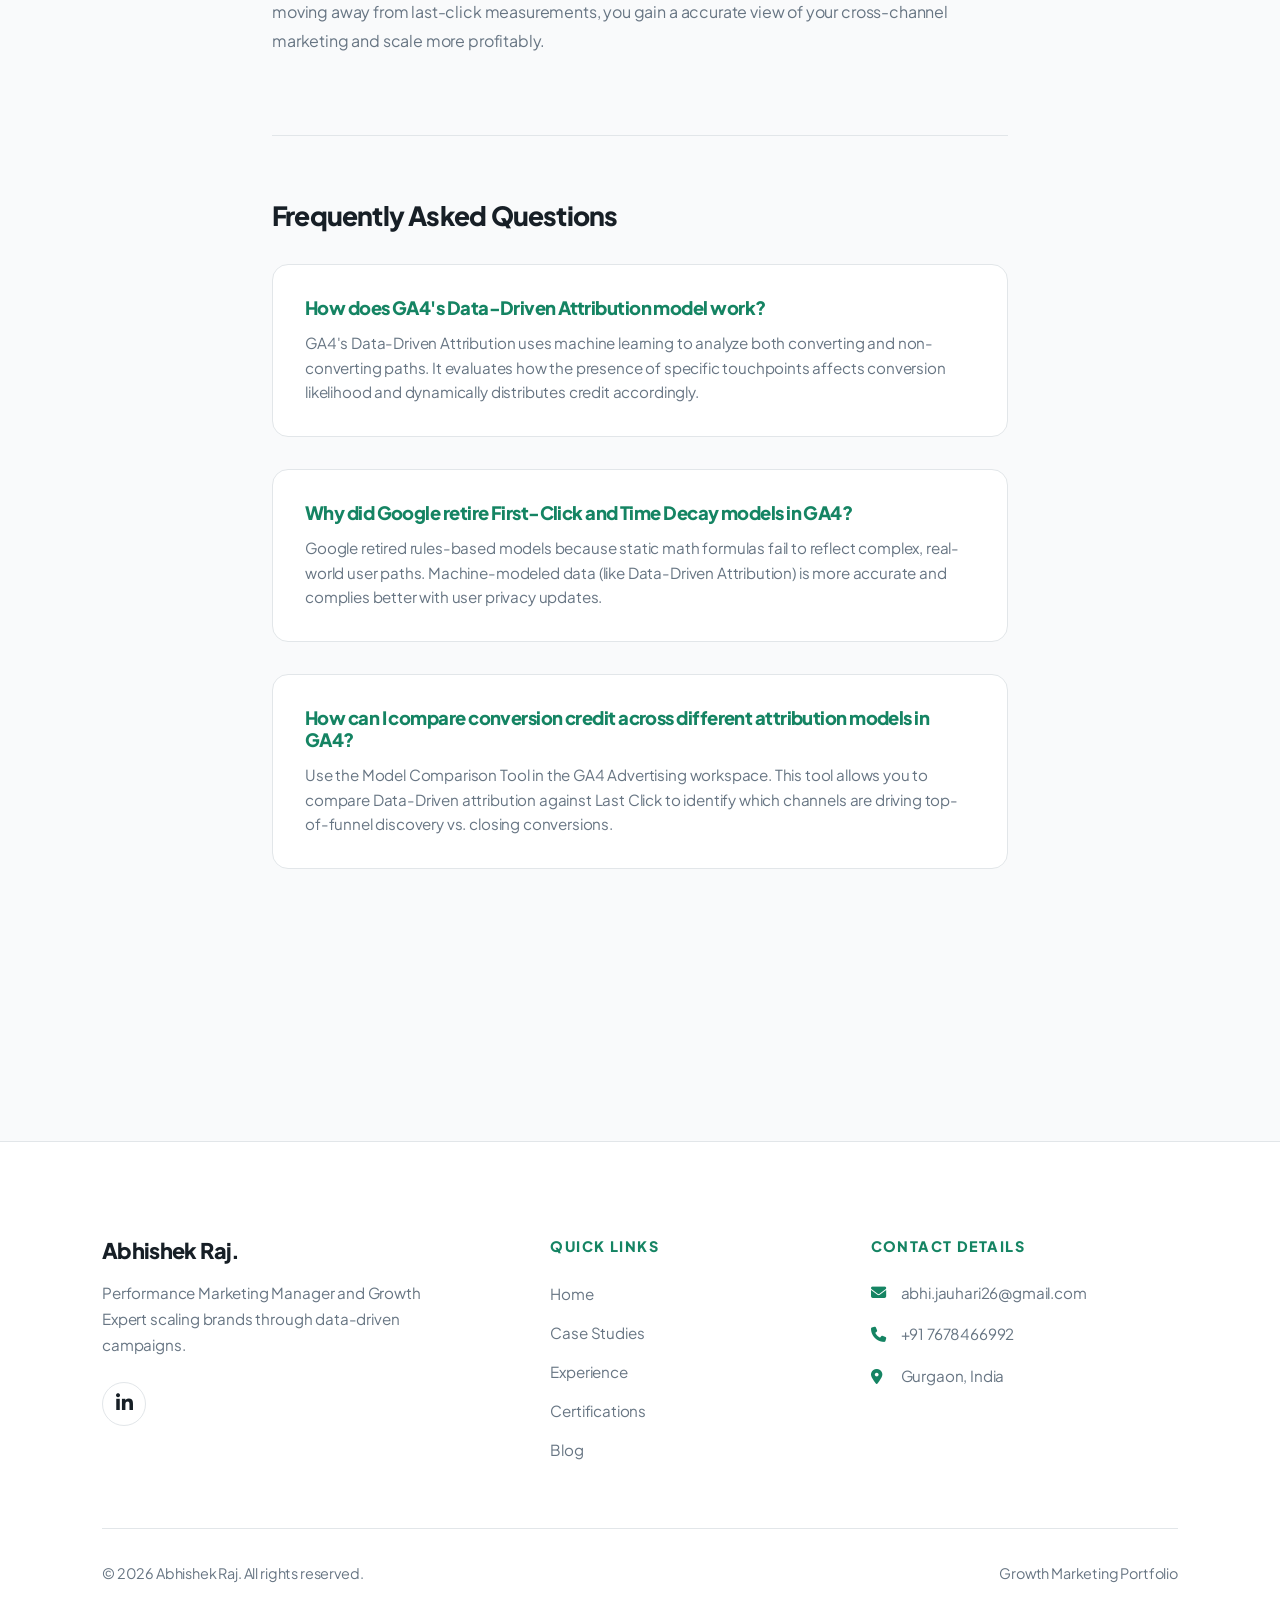
<file: ga4-attribution-models-explained.html>
<!DOCTYPE html>
<html lang="en">
<head>
    <!-- Google Tag Manager -->
    <script>(function(w,d,s,l,i){w[l]=w[l]||[];w[l].push({'gtm.start':
    new Date().getTime(),event:'gtm.js'});var f=d.getElementsByTagName(s)[0],
    j=d.createElement(s),dl=l!='dataLayer'?'&l='+l:'';j.async=true;j.src=
    'https://www.googletagmanager.com/gtm.js?id='+i+dl;f.parentNode.insertBefore(j,f);
    })(window,document,'script','dataLayer','GTM-MT779H3X');</script>
    <!-- End Google Tag Manager -->

    <!-- Google tag (gtag.js) -->
    <script async src="https://www.googletagmanager.com/gtag/js?id=G-W7225EBHM9"></script>
    <script>
      window.dataLayer = window.dataLayer || [];
      function gtag(){dataLayer.push(arguments);}
      gtag('js', new Date());

      gtag('config', 'G-W7225EBHM9');
    </script>

    <meta charset="UTF-8">
    <meta name="viewport" content="width=device-width, initial-scale=1.0">
    <meta name="description" content="GA4 Attribution Models Explained - Analytics Strategy by Abhishek Raj.">
    <title>GA4 Attribution Models Explained | Blog | Abhishek Raj</title>
    <!-- Google Fonts: Plus Jakarta Sans -->
    <link rel="preconnect" href="https://fonts.googleapis.com">
    <link rel="preconnect" href="https://fonts.gstatic.com" crossorigin>
    <link href="https://fonts.googleapis.com/css2?family=Plus+Jakarta+Sans:wght@300;400;500;600;700;800&display=swap" rel="stylesheet">
    <!-- FontAwesome for Icons -->
    <link rel="stylesheet" href="https://cdnjs.cloudflare.com/ajax/libs/font-awesome/6.4.0/css/all.min.css">
    <!-- Custom CSS -->
    <link rel="stylesheet" href="style.css">

    <!-- FAQ Schema Markup for AEO (Answer Engine Optimization) -->
    <script type="application/ld+json">
    {
      "@context": "https://schema.org",
      "@type": "FAQPage",
      "mainEntity": [{
        "@type": "Question",
        "name": "How does GA4's Data-Driven Attribution model work?",
        "acceptedAnswer": {
          "@type": "Answer",
          "text": "GA4's Data-Driven Attribution uses machine learning to analyze both converting and non-converting paths. It evaluates how the presence of specific touchpoints affects conversion likelihood and dynamically distributes credit accordingly."
        }
      }, {
        "@type": "Question",
        "name": "Why did Google retire First-Click and Time Decay models in GA4?",
        "acceptedAnswer": {
          "@type": "Answer",
          "text": "Google retired rules-based models because static math formulas fail to reflect complex, real-world user paths. Machine-modeled data (like Data-Driven Attribution) is more accurate and complies better with user privacy updates."
        }
      }, {
        "@type": "Question",
        "name": "How can I compare conversion credit across different attribution models in GA4?",
        "acceptedAnswer": {
          "@type": "Answer",
          "text": "Use the Model Comparison Tool in the GA4 Advertising workspace. This tool allows you to compare Data-Driven attribution against Last Click to identify which channels are driving top-of-funnel discovery vs. closing conversions."
        }
      }]
    }
    </script>
    <link rel="icon" type="image/jpeg" href="images/favicon.jpg">
</head>
<body>
    <!-- Google Tag Manager (noscript) -->
    <noscript><iframe src="https://www.googletagmanager.com/ns.html?id=GTM-MT779H3X"
    height="0" width="0" style="display:none;visibility:hidden"></iframe></noscript>
    <!-- End Google Tag Manager (noscript) -->

    <!-- Navigation -->
    <nav class="navbar" id="navbar">
        <div class="nav-container">
            <a href="index.html" class="nav-logo">Abhishek Raj<span class="dot">.</span></a>
            <div class="nav-menu" id="nav-menu">
                <a href="index.html" class="nav-link">Home</a>
                <a href="case-studies.html" class="nav-link">Case Studies</a>
                <a href="experience.html" class="nav-link">Experience</a>
                <a href="certifications.html" class="nav-link">Certifications</a>
                <a href="blog.html" class="nav-link active">Blog</a>
                <a href="#contact" class="nav-link">Contact</a>
                <button id="theme-toggle" class="theme-toggle-btn" aria-label="Toggle dark/light theme">
                    <i class="fa-solid fa-moon"></i>
                </button>
            </div>
            <button class="hamburger" id="hamburger" aria-label="Open navigation menu">
                <span class="bar"></span>
                <span class="bar"></span>
                <span class="bar"></span>
            </button>
        </div>
    </nav>

    <!-- Blog Article Header -->
    <section class="hero-mini">
        <div class="container">
            <span class="section-tag">Web Analytics</span>
            <h1 class="mini-hero-title">GA4 Attribution Models Explained</h1>
            <p class="mini-hero-subtitle">Understanding data-driven attribution models in GA4 and how they help you allocate marketing budgets across multi-channel paths.</p>
        </div>
    </section>

    <!-- Blog Content -->
    <article class="blog-post-content section-padding">
        <div class="container" style="max-width: 800px;">
            <img src="images/ga4_attribution.jpg" alt="Multi-channel attribution and conversion pathways flowchart mapping paid search, social media, email, organic search, and display ads to customer intent funnel and conversions" style="width: 100%; border-radius: var(--radius-md); margin-bottom: 2.5rem; border: 1px solid var(--border-color);">
            
            <p style="font-size: 1.2rem; margin-bottom: 1.75rem; font-weight: 500; line-height: 1.7;">Attribution modeling in Google Analytics 4 (GA4) represents a foundational shift in how digital growth professionals analyze multi-channel performance. For performance marketing managers handling large budgets, attribution determines how ad spend credit is distributed across marketing touchpoints to evaluate true return on ad spend (ROAS).</p>
            
            <p style="margin-bottom: 1.75rem; color: var(--text-muted); line-height: 1.8;">Historically, digital marketing relied heavily on rules-based attribution models like Last-Click or First-Click. However, modern consumer journeys are complex. A user rarely discovers a brand and purchases instantly. They might find your business via an organic Google search, receive a retargeting ad on Instagram, click a promotional email, and finally convert via a direct search. Under old models, the email got all the credit. GA4's machine-learning-driven attribution solves this blind spot.</p>
            
            <h2 style="font-size: 1.85rem; margin: 3rem 0 1.25rem; font-weight: 800;">1. Understanding Data-Driven Attribution (DDA) in GA4</h2>
            <p style="margin-bottom: 1.75rem; color: var(--text-muted); line-height: 1.8;">GA4's default attribution setting is **Data-Driven Attribution**. DDA uses machine learning algorithms to evaluate both converting and non-converting customer paths across your digital ecosystem. By comparing the paths of users who converted against those who did not, the algorithm determines the mathematical significance of each touchpoint.</p>
            
            <p style="margin-bottom: 1.75rem; color: var(--text-muted); line-height: 1.8;">For example, if the presence of a Meta Retargeting ad in a conversion path increases the probability of conversion by 22% compared to paths without it, DDA will attribute 22% of the conversion value to that specific Meta touchpoint. This is far more precise than giving 100% of the credit to the final click.</p>

            <h3 style="font-size: 1.35rem; margin: 2rem 0 1rem; font-weight: 700; color: var(--primary-color);">Key Variables DDA Analyzes:</h3>
            <ul style="margin: 1.5rem 0; padding-left: 2rem; color: var(--text-muted); display: flex; flex-direction: column; gap: 1rem; line-height: 1.8;">
                <li>**Time to Conversion:** How much time elapsed between the ad click and the final transaction.</li>
                <li>**Device Type:** Tracks cross-device journeys (mobile click to desktop purchase).</li>
                <li>**Ad Format & Placement:** Evaluates if a Search ad, Video ad, or Display ad drove the highest incremental lift.</li>
                <li>**Touchpoint Order:** Identifies if a channel acts as a discoverer (top-of-funnel) or a closer (bottom-of-funnel).</li>
            </ul>

            <h2 style="font-size: 1.85rem; margin: 3rem 0 1.25rem; font-weight: 800;">2. Google's Retirement of Rules-Based Models</h2>
            <p style="margin-bottom: 1.75rem; color: var(--text-muted); line-height: 1.8;">In mid-2023, Google officially announced the retirement of several classic rules-based attribution models in GA4, including **First Click, Linear, Time Decay, and Position-Based (U-Shaped)**. The decision was driven by the changing privacy landscape (such as the loss of third-party cookies) and the necessity of modeled data.</p>
            
            <p style="margin-bottom: 1.75rem; color: var(--text-muted); line-height: 1.8;">Static models use rigid, arbitrary formulas. For example, Time Decay always discounts earlier clicks in favor of later clicks. Linear always divides credit equally. Because these formulas do not adapt to real-world user behaviors, they fail to reflect actual business value. Now, GA4 restricts selections primarily to **Data-Driven Attribution** or **Last Click**.</p>

            <h2 style="font-size: 1.85rem; margin: 3rem 0 1.25rem; font-weight: 800;">3. Practical Application: The Model Comparison Tool</h2>
            <p style="margin-bottom: 1.75rem; color: var(--text-muted); line-height: 1.8;">To make tactical budget decisions using attribution data, you must utilize the **Model Comparison Tool** in your GA4 dashboard (found under **Advertising > Attribution > Model Comparison**):</p>
            
            <ul style="margin: 1.5rem 0; padding-left: 2rem; color: var(--text-muted); display: flex; flex-direction: column; gap: 1rem; line-height: 1.8;">
                <li>**Compare Data-Driven vs. Last Click:** Select both models side-by-side. Look at your traffic channels (Paid Search, Paid Social, Organic, Email).</li>
                <li>**Identify undervalued channels:** If a channel like Paid Social shows a **+30% conversion value increase** in the Data-Driven model compared to the Last Click model, it means Paid Social is driving substantial brand discovery and middle-funnel value that Last Click misses. You should increase budgets here.</li>
                <li>**Identify overvalued channels:** Conversely, if Direct or Brand Search shows a **-20% drop** in value under Data-Driven, it indicates that while those channels claim the final click, they are not actually generating the initial demand. You can safely optimize budgets away from them without hurting total conversions.</li>
            </ul>

            <h2 style="font-size: 1.85rem; margin: 3rem 0 1.25rem; font-weight: 800;">Summary & Optimization Roadmap</h2>
            <p style="margin-bottom: 1.75rem; color: var(--text-muted); line-height: 1.8;">To maximize your return, set your GA4 property's reporting attribution to Data-Driven. Perform a bi-weekly review using the Model Comparison tool to identify underperforming final-click channels that are actually driving crucial top-of-funnel interest, and adjust your ad budgets accordingly. By moving away from last-click measurements, you gain a accurate view of your cross-channel marketing and scale more profitably.</p>

            <!-- FAQ Section for AEO -->
            <div class="faq-container" style="margin-top: 5rem; border-top: 1px solid var(--border-color); padding-top: 4rem;">
                <h3 style="font-size: 1.65rem; margin-bottom: 2rem; font-weight: 800;">Frequently Asked Questions</h3>
                <div style="display: flex; flex-direction: column; gap: 2rem;">
                    <div class="prof-card" style="padding: 2rem;">
                        <h4 style="font-size: 1.15rem; margin-bottom: 0.75rem; color: var(--primary-color);">How does GA4's Data-Driven Attribution model work?</h4>
                        <p style="color: var(--text-muted); font-size: 0.95rem; line-height: 1.6;">GA4's Data-Driven Attribution uses machine learning to analyze both converting and non-converting paths. It evaluates how the presence of specific touchpoints affects conversion likelihood and dynamically distributes credit accordingly.</p>
                    </div>
                    <div class="prof-card" style="padding: 2rem;">
                        <h4 style="font-size: 1.15rem; margin-bottom: 0.75rem; color: var(--primary-color);">Why did Google retire First-Click and Time Decay models in GA4?</h4>
                        <p style="color: var(--text-muted); font-size: 0.95rem; line-height: 1.6;">Google retired rules-based models because static math formulas fail to reflect complex, real-world user paths. Machine-modeled data (like Data-Driven Attribution) is more accurate and complies better with user privacy updates.</p>
                    </div>
                    <div class="prof-card" style="padding: 2rem;">
                        <h4 style="font-size: 1.15rem; margin-bottom: 0.75rem; color: var(--primary-color);">How can I compare conversion credit across different attribution models in GA4?</h4>
                        <p style="color: var(--text-muted); font-size: 0.95rem; line-height: 1.6;">Use the Model Comparison Tool in the GA4 Advertising workspace. This tool allows you to compare Data-Driven attribution against Last Click to identify which channels are driving top-of-funnel discovery vs. closing conversions.</p>
                    </div>
                </div>
            </div>
        </div>
    </article>

    <!-- Footer -->
    <footer class="footer">
        <div class="container">
            <div class="footer-grid">
                <div class="footer-brand">
                    <h3>Abhishek Raj<span class="dot">.</span></h3>
                    <p>Performance Marketing Manager and Growth Expert scaling brands through data-driven campaigns.</p>
                    <div class="social-links">
                        <a href="https://linkedin.com/in/abhishekraj26" target="_blank" aria-label="LinkedIn"><i class="fa-brands fa-linkedin-in"></i></a>
                    </div>
                </div>
                <div class="footer-links">
                    <h4>Quick Links</h4>
                    <ul class="footer-links-list">
                        <li><a href="index.html">Home</a></li>
                        <li><a href="case-studies.html">Case Studies</a></li>
                        <li><a href="experience.html">Experience</a></li>
                        <li><a href="certifications.html">Certifications</a></li>
                        <li><a href="blog.html">Blog</a></li>
                    </ul>
                </div>
                <div class="footer-contact">
                    <h4>Contact Details</h4>
                    <ul class="footer-contact-list">
                        <li><i class="fa-solid fa-envelope"></i> <a href="mailto:abhi.jauhari26@gmail.com">abhi.jauhari26@gmail.com</a></li>
                        <li><i class="fa-solid fa-phone"></i> <a href="tel:+917678466992">+91 7678466992</a></li>
                        <li><i class="fa-solid fa-location-dot"></i> <span>Gurgaon, India</span></li>
                    </ul>
                </div>
            </div>
            <div class="footer-bottom">
                <p>&copy; 2026 Abhishek Raj. All rights reserved.</p>
                <p>Growth Marketing Portfolio</p>
            </div>
        </div>
    </footer>

    <!-- Custom JS -->
    <script src="main.js"></script>
</body>
</html>
</file>
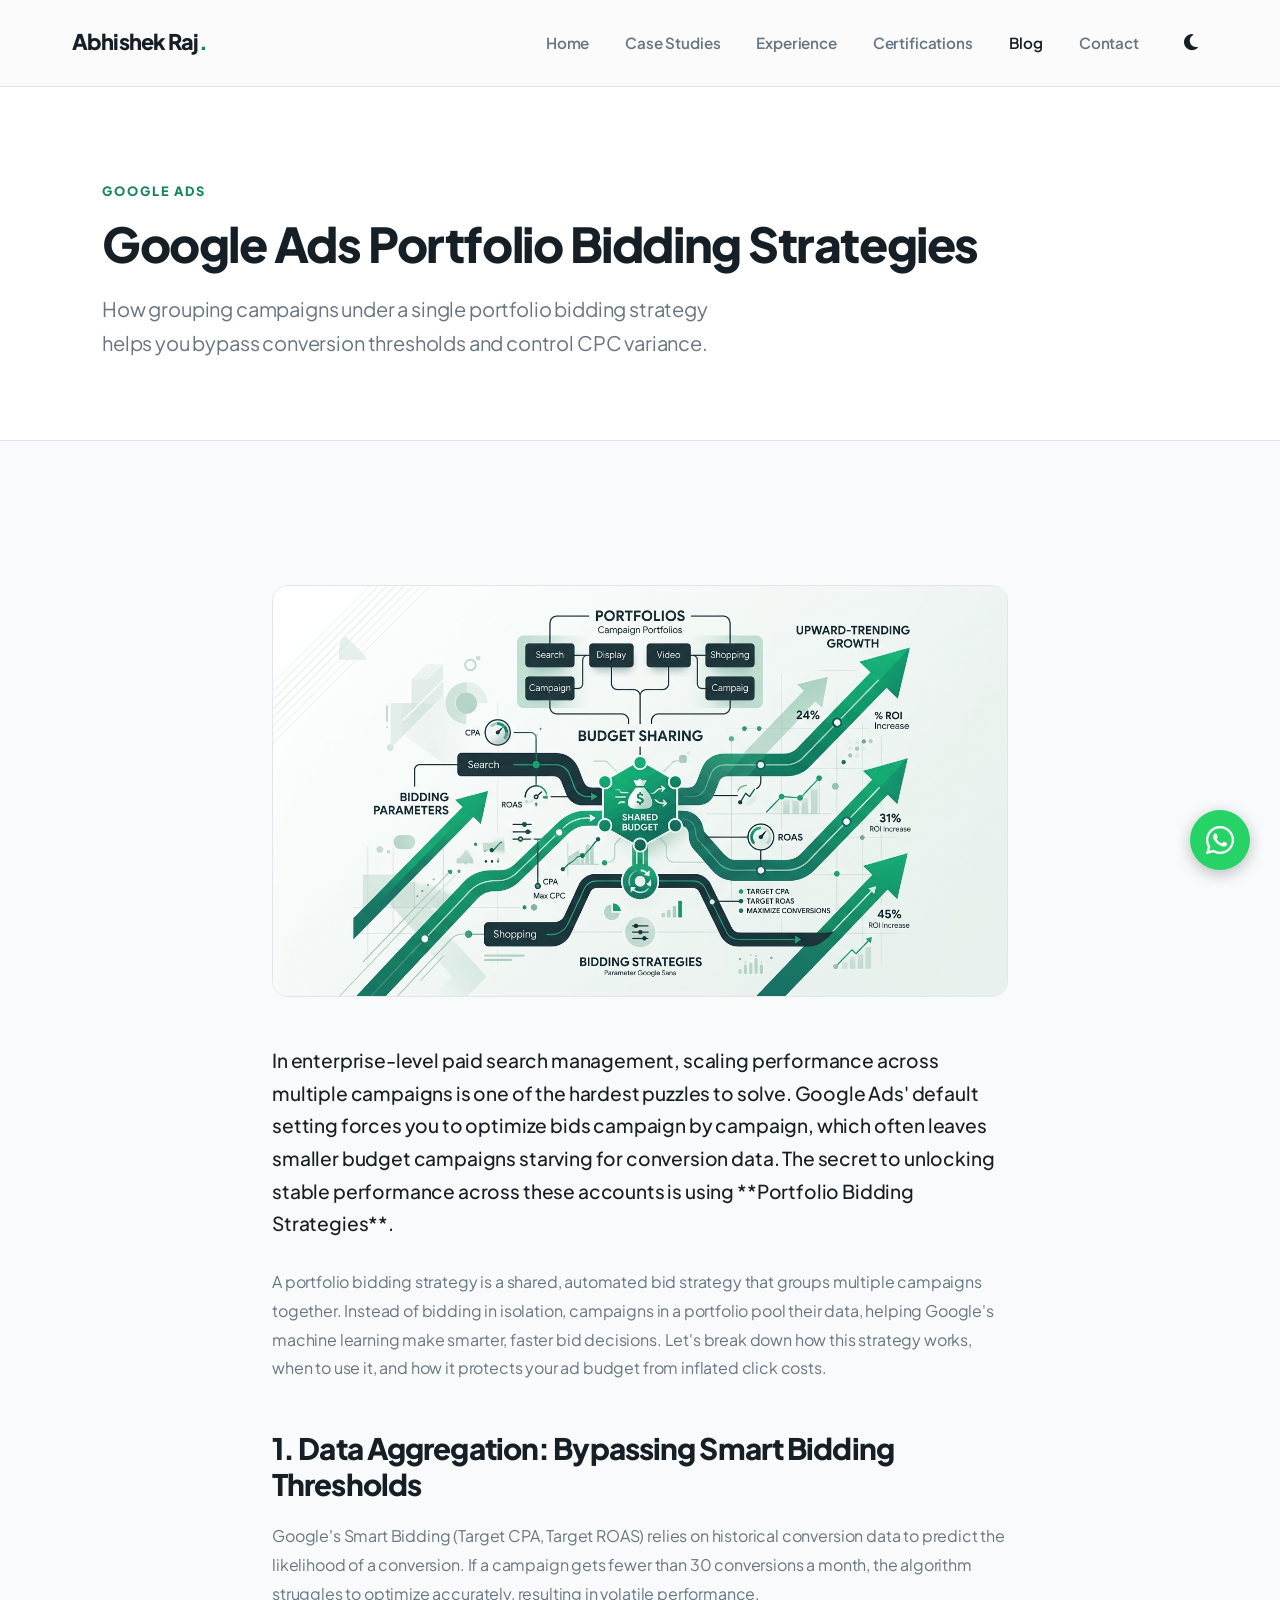
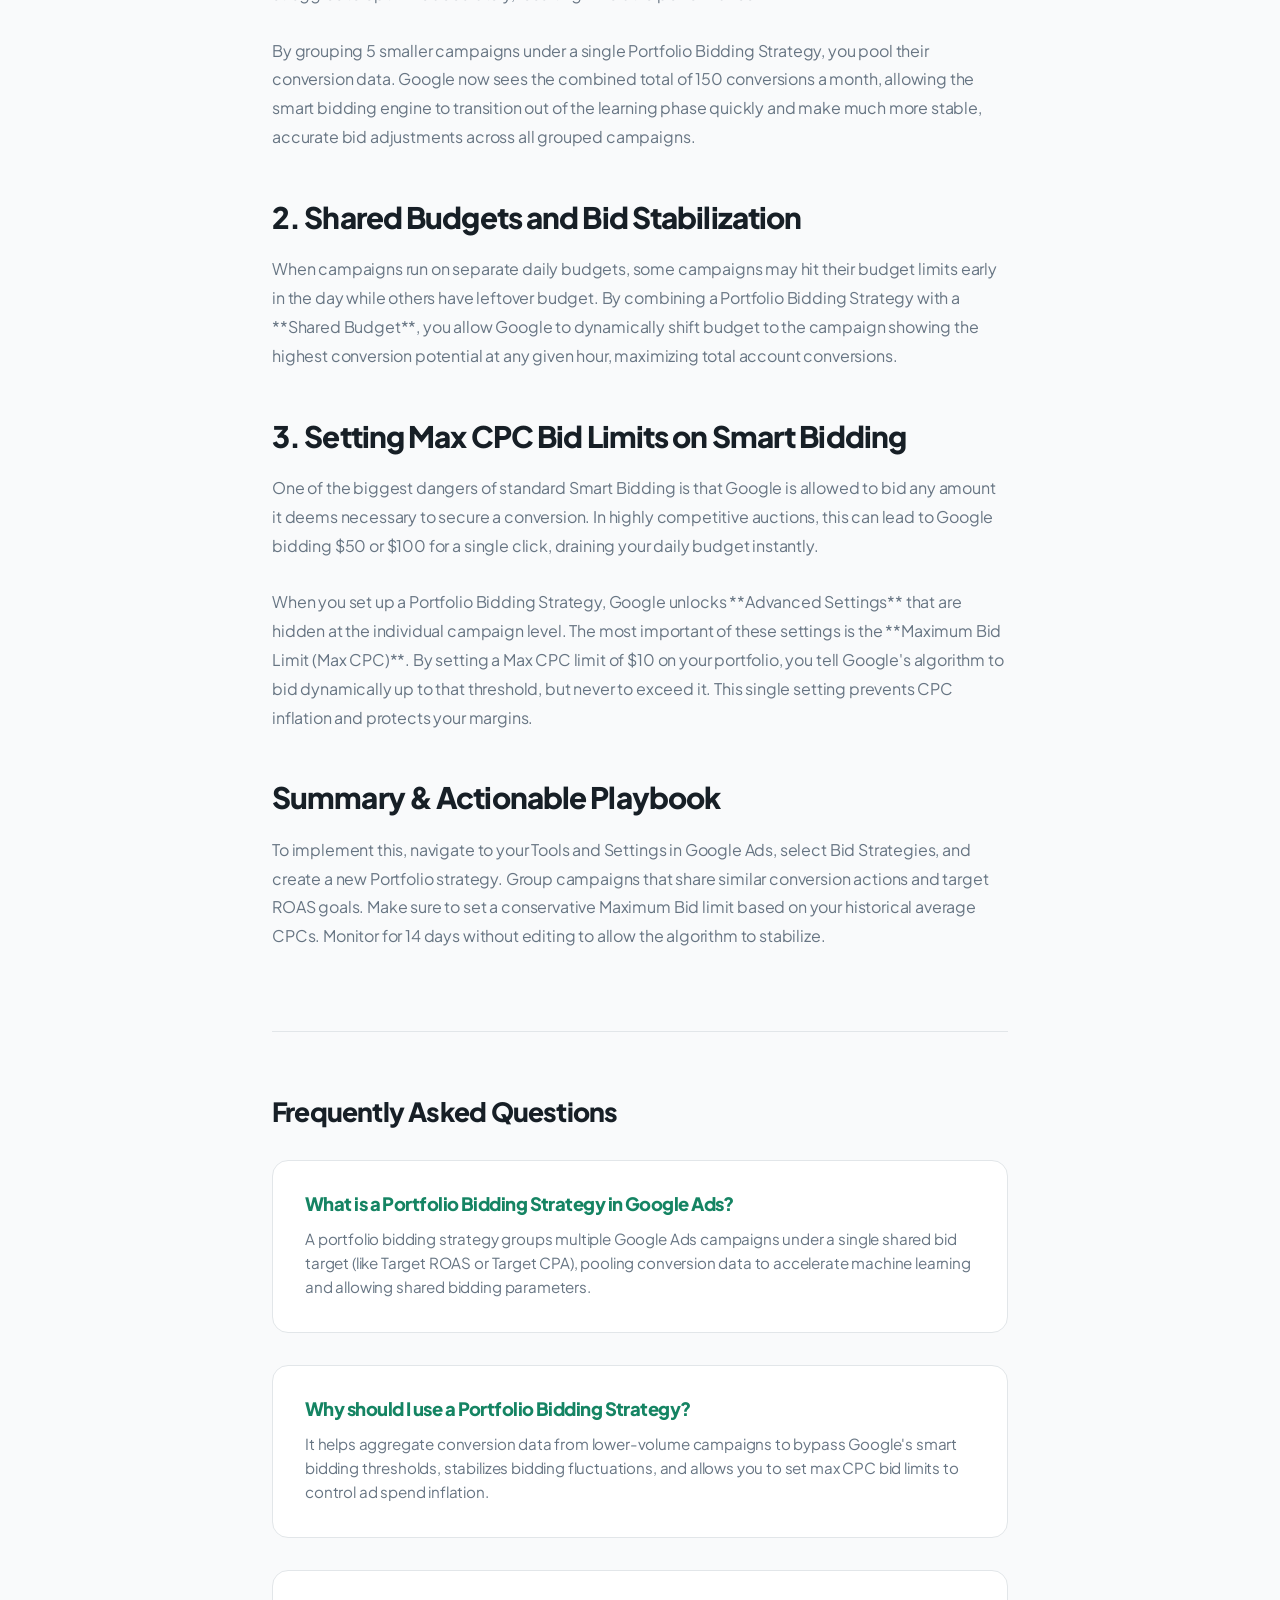
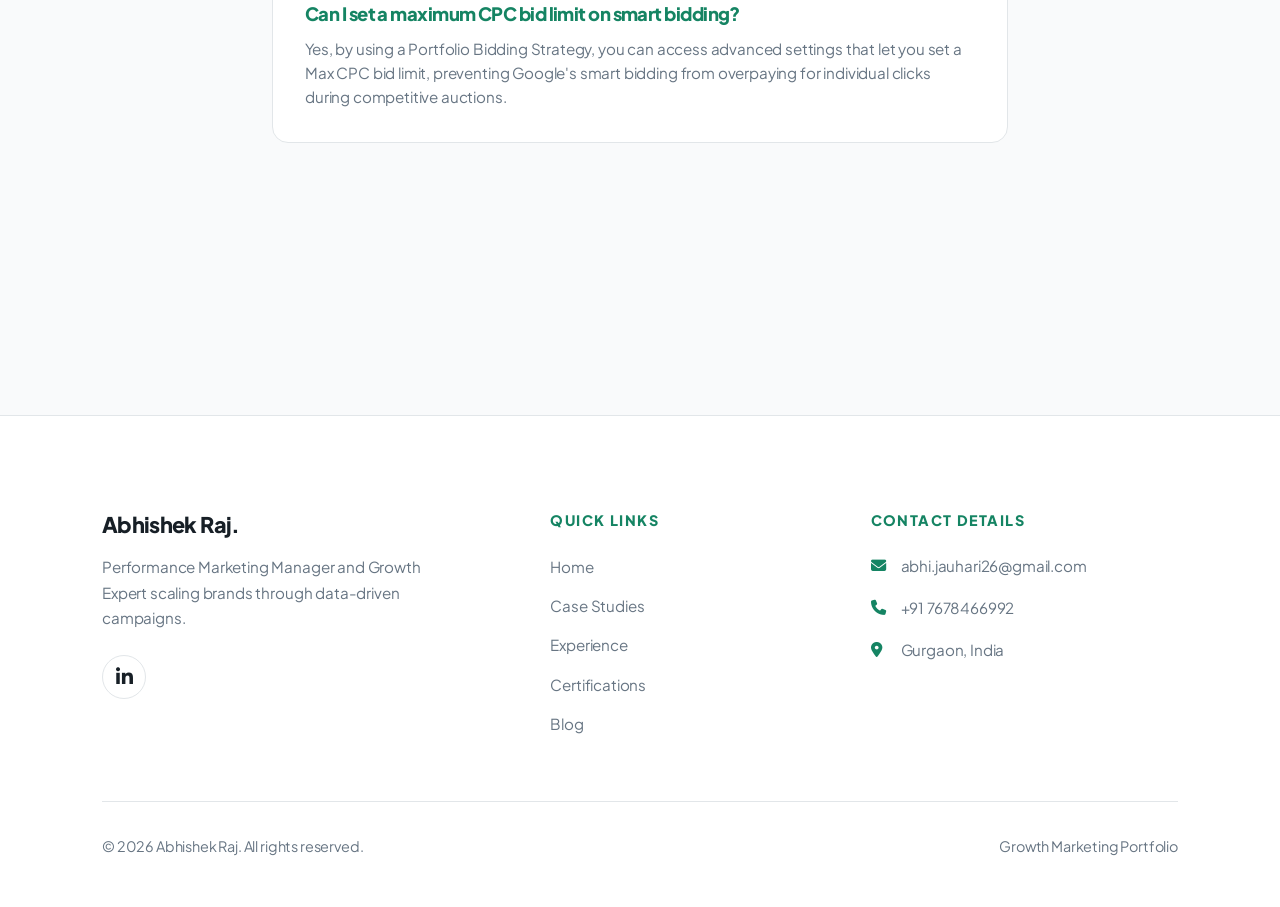
<file: google-ads-portfolio-bidding-strategies.html>
<!DOCTYPE html>
<html lang="en">
<head>
    <!-- Google Tag Manager -->
    <script>(function(w,d,s,l,i){w[l]=w[l]||[];w[l].push({'gtm.start':
    new Date().getTime(),event:'gtm.js'});var f=d.getElementsByTagName(s)[0],
    j=d.createElement(s),dl=l!='dataLayer'?'&l='+l:'';j.async=true;j.src=
    'https://www.googletagmanager.com/gtm.js?id='+i+dl;f.parentNode.insertBefore(j,f);
    })(window,document,'script','dataLayer','GTM-MT779H3X');</script>
    <!-- End Google Tag Manager -->

    <!-- Google tag (gtag.js) -->
    <script async src="https://www.googletagmanager.com/gtag/js?id=G-W7225EBHM9"></script>
    <script>
      window.dataLayer = window.dataLayer || [];
      function gtag(){dataLayer.push(arguments);}
      gtag('js', new Date());

      gtag('config', 'G-W7225EBHM9');
    </script>

    <meta charset="UTF-8">
    <meta name="viewport" content="width=device-width, initial-scale=1.0">
    <meta name="description" content="Google Ads Portfolio Bidding Strategies - Learn how to scale campaign bidding budgets under portfolio structures. By Abhishek Raj.">
    <title>Google Ads Portfolio Bidding Strategies | Blog | Abhishek Raj</title>
    <!-- Google Fonts: Plus Jakarta Sans -->
    <link rel="preconnect" href="https://fonts.googleapis.com">
    <link rel="preconnect" href="https://fonts.gstatic.com" crossorigin>
    <link href="https://fonts.googleapis.com/css2?family=Plus+Jakarta+Sans:wght@300;400;500;600;700;800&display=swap" rel="stylesheet">
    <!-- FontAwesome for Icons -->
    <link rel="stylesheet" href="https://cdnjs.cloudflare.com/ajax/libs/font-awesome/6.4.0/css/all.min.css">
    <!-- Custom CSS -->
    <link rel="stylesheet" href="style.css">
    <link rel="icon" type="image/jpeg" href="images/favicon.jpg">

    <!-- FAQ Schema Markup for AEO (Answer Engine Optimization) -->
    <script type="application/ld+json">
    {
      "@context": "https://schema.org",
      "@type": "FAQPage",
      "mainEntity": [{
        "@type": "Question",
        "name": "What is a Portfolio Bidding Strategy in Google Ads?",
        "acceptedAnswer": {
          "@type": "Answer",
          "text": "A portfolio bidding strategy groups multiple Google Ads campaigns under a single shared bid target (like Target ROAS or Target CPA), pooling conversion data to accelerate machine learning and allowing shared bidding parameters."
        }
      }, {
        "@type": "Question",
        "name": "Why should I use a Portfolio Bidding Strategy?",
        "acceptedAnswer": {
          "@type": "Answer",
          "text": "It helps aggregate conversion data from lower-volume campaigns to bypass Google's smart bidding thresholds, stabilizes bidding fluctuations, and allows you to set max CPC bid limits to control ad spend inflation."
        }
      }, {
        "@type": "Question",
        "name": "Can I set a maximum CPC bid limit on smart bidding?",
        "acceptedAnswer": {
          "@type": "Answer",
          "text": "Yes, by using a Portfolio Bidding Strategy, you can access advanced settings that let you set a Max CPC bid limit, preventing Google's smart bidding from overpaying for individual clicks during competitive auctions."
        }
      }]
    }
    </script>
</head>
<body>
    <!-- Google Tag Manager (noscript) -->
    <noscript><iframe src="https://www.googletagmanager.com/ns.html?id=GTM-MT779H3X"
    height="0" width="0" style="display:none;visibility:hidden"></iframe></noscript>
    <!-- End Google Tag Manager (noscript) -->

    <!-- Navigation -->
    <nav class="navbar" id="navbar">
        <div class="nav-container">
            <a href="index.html" class="nav-logo">Abhishek Raj<span class="dot">.</span></a>
            <div class="nav-menu" id="nav-menu">
                <a href="index.html" class="nav-link">Home</a>
                <a href="case-studies.html" class="nav-link">Case Studies</a>
                <a href="experience.html" class="nav-link">Experience</a>
                <a href="certifications.html" class="nav-link">Certifications</a>
                <a href="blog.html" class="nav-link active">Blog</a>
                <a href="#contact" class="nav-link">Contact</a>
                <button id="theme-toggle" class="theme-toggle-btn" aria-label="Toggle dark/light theme">
                    <i class="fa-solid fa-moon"></i>
                </button>
            </div>
            <button class="hamburger" id="hamburger" aria-label="Open navigation menu">
                <span class="bar"></span>
                <span class="bar"></span>
                <span class="bar"></span>
            </button>
        </div>
    </nav>

    <!-- Blog Article Header -->
    <section class="hero-mini">
        <div class="container">
            <span class="section-tag">Google Ads</span>
            <h1 class="mini-hero-title">Google Ads Portfolio Bidding Strategies</h1>
            <p class="mini-hero-subtitle">How grouping campaigns under a single portfolio bidding strategy helps you bypass conversion thresholds and control CPC variance.</p>
        </div>
    </section>

    <!-- Blog Content -->
    <article class="blog-post-content section-padding">
        <div class="container" style="max-width: 800px;">
            <img src="images/portfolio_bidding.jpg" alt="Campaign portfolios diagram illustrating budget sharing, upward-trending growth arrows, and bidding parameters" style="width: 100%; border-radius: var(--radius-md); margin-bottom: 2.5rem; border: 1px solid var(--border-color);">
            
            <p style="font-size: 1.2rem; margin-bottom: 1.75rem; font-weight: 500; line-height: 1.7;">In enterprise-level paid search management, scaling performance across multiple campaigns is one of the hardest puzzles to solve. Google Ads' default setting forces you to optimize bids campaign by campaign, which often leaves smaller budget campaigns starving for conversion data. The secret to unlocking stable performance across these accounts is using **Portfolio Bidding Strategies**.</p>
            
            <p style="margin-bottom: 1.75rem; color: var(--text-muted); line-height: 1.8;">A portfolio bidding strategy is a shared, automated bid strategy that groups multiple campaigns together. Instead of bidding in isolation, campaigns in a portfolio pool their data, helping Google's machine learning make smarter, faster bid decisions. Let's break down how this strategy works, when to use it, and how it protects your ad budget from inflated click costs.</p>
            
            <h2 style="font-size: 1.85rem; margin: 3rem 0 1.25rem; font-weight: 800;">1. Data Aggregation: Bypassing Smart Bidding Thresholds</h2>
            <p style="margin-bottom: 1.75rem; color: var(--text-muted); line-height: 1.8;">Google's Smart Bidding (Target CPA, Target ROAS) relies on historical conversion data to predict the likelihood of a conversion. If a campaign gets fewer than 30 conversions a month, the algorithm struggles to optimize accurately, resulting in volatile performance.</p>
            
            <p style="margin-bottom: 1.75rem; color: var(--text-muted); line-height: 1.8;">By grouping 5 smaller campaigns under a single Portfolio Bidding Strategy, you pool their conversion data. Google now sees the combined total of 150 conversions a month, allowing the smart bidding engine to transition out of the learning phase quickly and make much more stable, accurate bid adjustments across all grouped campaigns.</p>

            <h2 style="font-size: 1.85rem; margin: 3rem 0 1.25rem; font-weight: 800;">2. Shared Budgets and Bid Stabilization</h2>
            <p style="margin-bottom: 1.75rem; color: var(--text-muted); line-height: 1.8;">When campaigns run on separate daily budgets, some campaigns may hit their budget limits early in the day while others have leftover budget. By combining a Portfolio Bidding Strategy with a **Shared Budget**, you allow Google to dynamically shift budget to the campaign showing the highest conversion potential at any given hour, maximizing total account conversions.</p>

            <h2 style="font-size: 1.85rem; margin: 3rem 0 1.25rem; font-weight: 800;">3. Setting Max CPC Bid Limits on Smart Bidding</h2>
            <p style="margin-bottom: 1.75rem; color: var(--text-muted); line-height: 1.8;">One of the biggest dangers of standard Smart Bidding is that Google is allowed to bid any amount it deems necessary to secure a conversion. In highly competitive auctions, this can lead to Google bidding $50 or $100 for a single click, draining your daily budget instantly.</p>
            
            <p style="margin-bottom: 1.75rem; color: var(--text-muted); line-height: 1.8;">When you set up a Portfolio Bidding Strategy, Google unlocks **Advanced Settings** that are hidden at the individual campaign level. The most important of these settings is the **Maximum Bid Limit (Max CPC)**. By setting a Max CPC limit of $10 on your portfolio, you tell Google's algorithm to bid dynamically up to that threshold, but never to exceed it. This single setting prevents CPC inflation and protects your margins.</p>

            <h2 style="font-size: 1.85rem; margin: 3rem 0 1.25rem; font-weight: 800;">Summary & Actionable Playbook</h2>
            <p style="margin-bottom: 1.75rem; color: var(--text-muted); line-height: 1.8;">To implement this, navigate to your Tools and Settings in Google Ads, select Bid Strategies, and create a new Portfolio strategy. Group campaigns that share similar conversion actions and target ROAS goals. Make sure to set a conservative Maximum Bid limit based on your historical average CPCs. Monitor for 14 days without editing to allow the algorithm to stabilize.</p>

            <!-- FAQ Section for AEO -->
            <div class="faq-container" style="margin-top: 5rem; border-top: 1px solid var(--border-color); padding-top: 4rem;">
                <h3 style="font-size: 1.65rem; margin-bottom: 2rem; font-weight: 800;">Frequently Asked Questions</h3>
                <div style="display: flex; flex-direction: column; gap: 2rem;">
                    <div class="prof-card" style="padding: 2rem;">
                        <h4 style="font-size: 1.15rem; margin-bottom: 0.75rem; color: var(--primary-color);">What is a Portfolio Bidding Strategy in Google Ads?</h4>
                        <p style="color: var(--text-muted); font-size: 0.95rem; line-height: 1.6;">A portfolio bidding strategy groups multiple Google Ads campaigns under a single shared bid target (like Target ROAS or Target CPA), pooling conversion data to accelerate machine learning and allowing shared bidding parameters.</p>
                    </div>
                    <div class="prof-card" style="padding: 2rem;">
                        <h4 style="font-size: 1.15rem; margin-bottom: 0.75rem; color: var(--primary-color);">Why should I use a Portfolio Bidding Strategy?</h4>
                        <p style="color: var(--text-muted); font-size: 0.95rem; line-height: 1.6;">It helps aggregate conversion data from lower-volume campaigns to bypass Google's smart bidding thresholds, stabilizes bidding fluctuations, and allows you to set max CPC bid limits to control ad spend inflation.</p>
                    </div>
                    <div class="prof-card" style="padding: 2rem;">
                        <h4 style="font-size: 1.15rem; margin-bottom: 0.75rem; color: var(--primary-color);">Can I set a maximum CPC bid limit on smart bidding?</h4>
                        <p style="color: var(--text-muted); font-size: 0.95rem; line-height: 1.6;">Yes, by using a Portfolio Bidding Strategy, you can access advanced settings that let you set a Max CPC bid limit, preventing Google's smart bidding from overpaying for individual clicks during competitive auctions.</p>
                    </div>
                </div>
            </div>
        </div>
    </article>

    <!-- Footer -->
    <footer class="footer">
        <div class="container">
            <div class="footer-grid">
                <div class="footer-brand">
                    <h3>Abhishek Raj<span class="dot">.</span></h3>
                    <p>Performance Marketing Manager and Growth Expert scaling brands through data-driven campaigns.</p>
                    <div class="social-links">
                        <a href="https://linkedin.com/in/abhishekraj26" target="_blank" aria-label="LinkedIn"><i class="fa-brands fa-linkedin-in"></i></a>
                    </div>
                </div>
                <div class="footer-links">
                    <h4>Quick Links</h4>
                    <ul class="footer-links-list">
                        <li><a href="index.html">Home</a></li>
                        <li><a href="case-studies.html">Case Studies</a></li>
                        <li><a href="experience.html">Experience</a></li>
                        <li><a href="certifications.html">Certifications</a></li>
                        <li><a href="blog.html">Blog</a></li>
                    </ul>
                </div>
                <div class="footer-contact">
                    <h4>Contact Details</h4>
                    <ul class="footer-contact-list">
                        <li><i class="fa-solid fa-envelope"></i> <a href="mailto:abhi.jauhari26@gmail.com">abhi.jauhari26@gmail.com</a></li>
                        <li><i class="fa-solid fa-phone"></i> <a href="tel:+917678466992">+91 7678466992</a></li>
                        <li><i class="fa-solid fa-location-dot"></i> <span>Gurgaon, India</span></li>
                    </ul>
                </div>
            </div>
            <div class="footer-bottom">
                <p>&copy; 2026 Abhishek Raj. All rights reserved.</p>
                <p>Growth Marketing Portfolio</p>
            </div>
        </div>
    </footer>

    <!-- Custom JS -->
    <script src="main.js"></script>
</body>
</html>
</file>
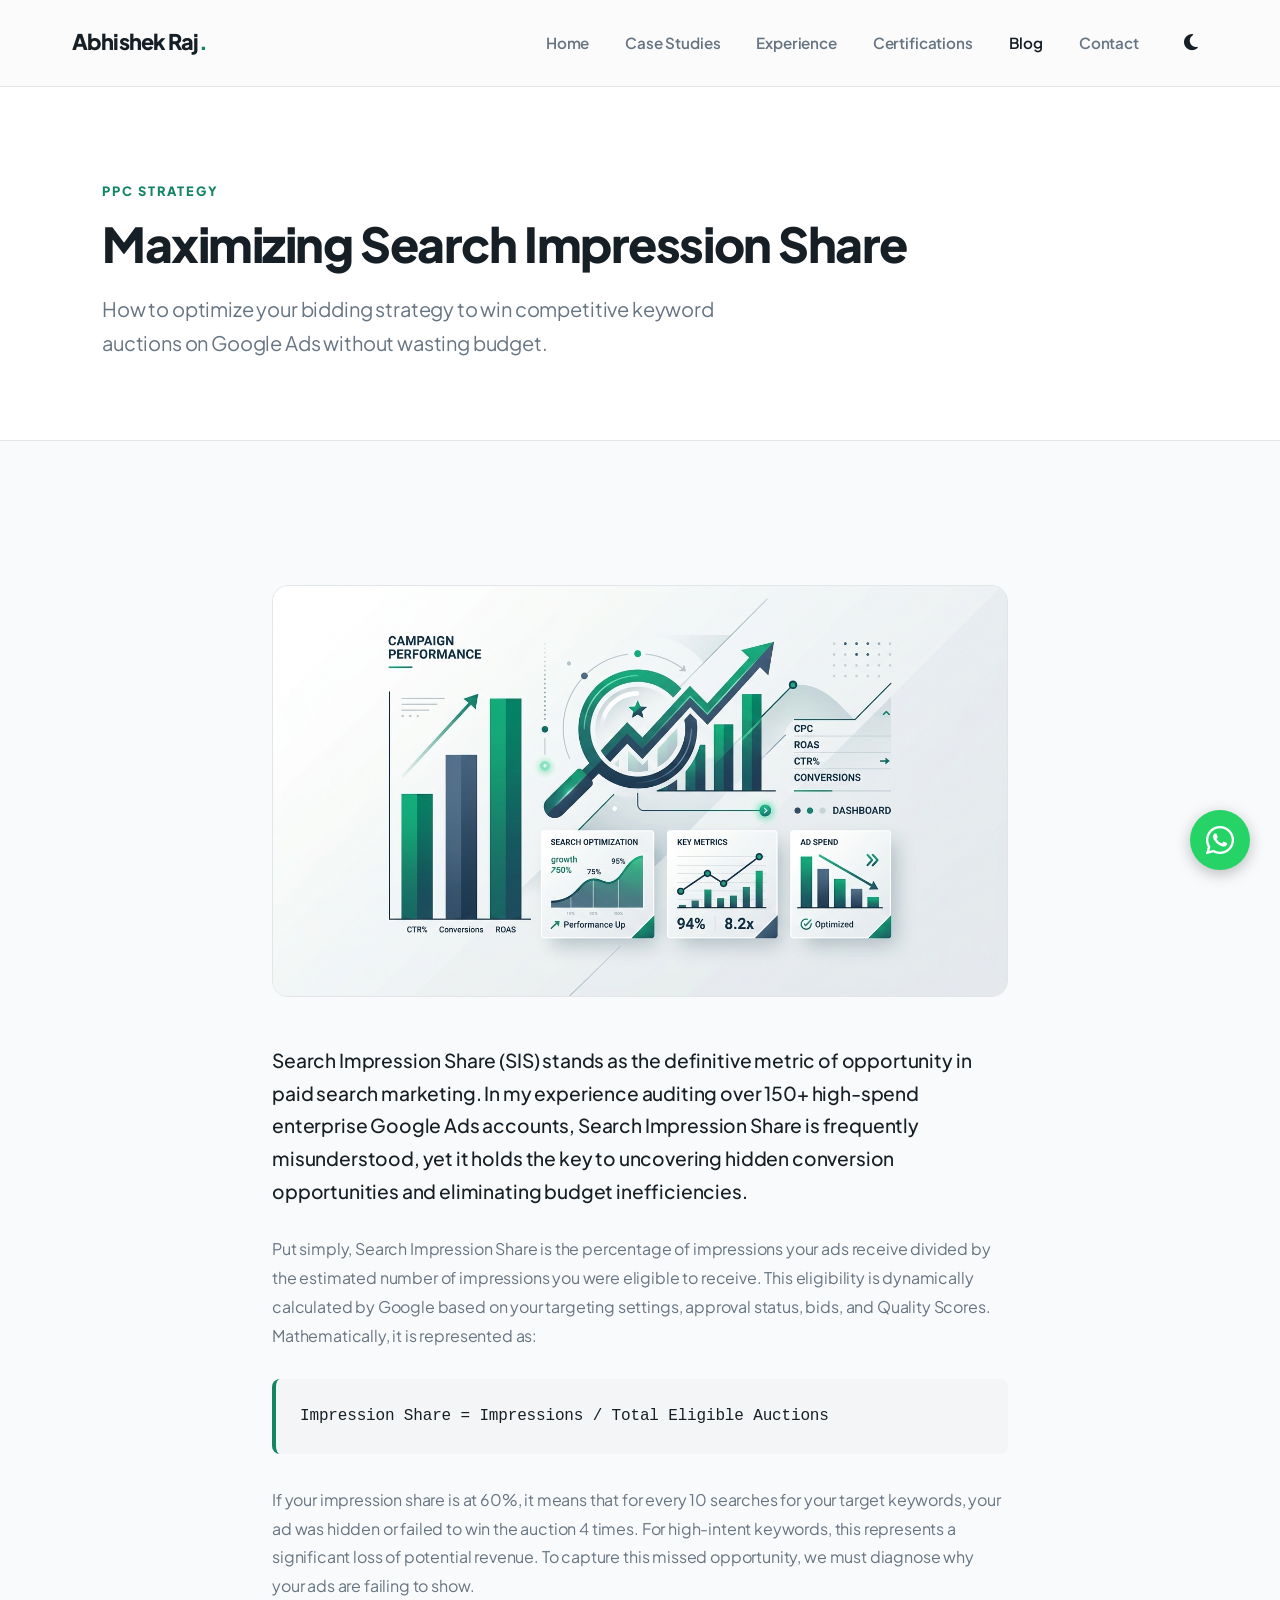
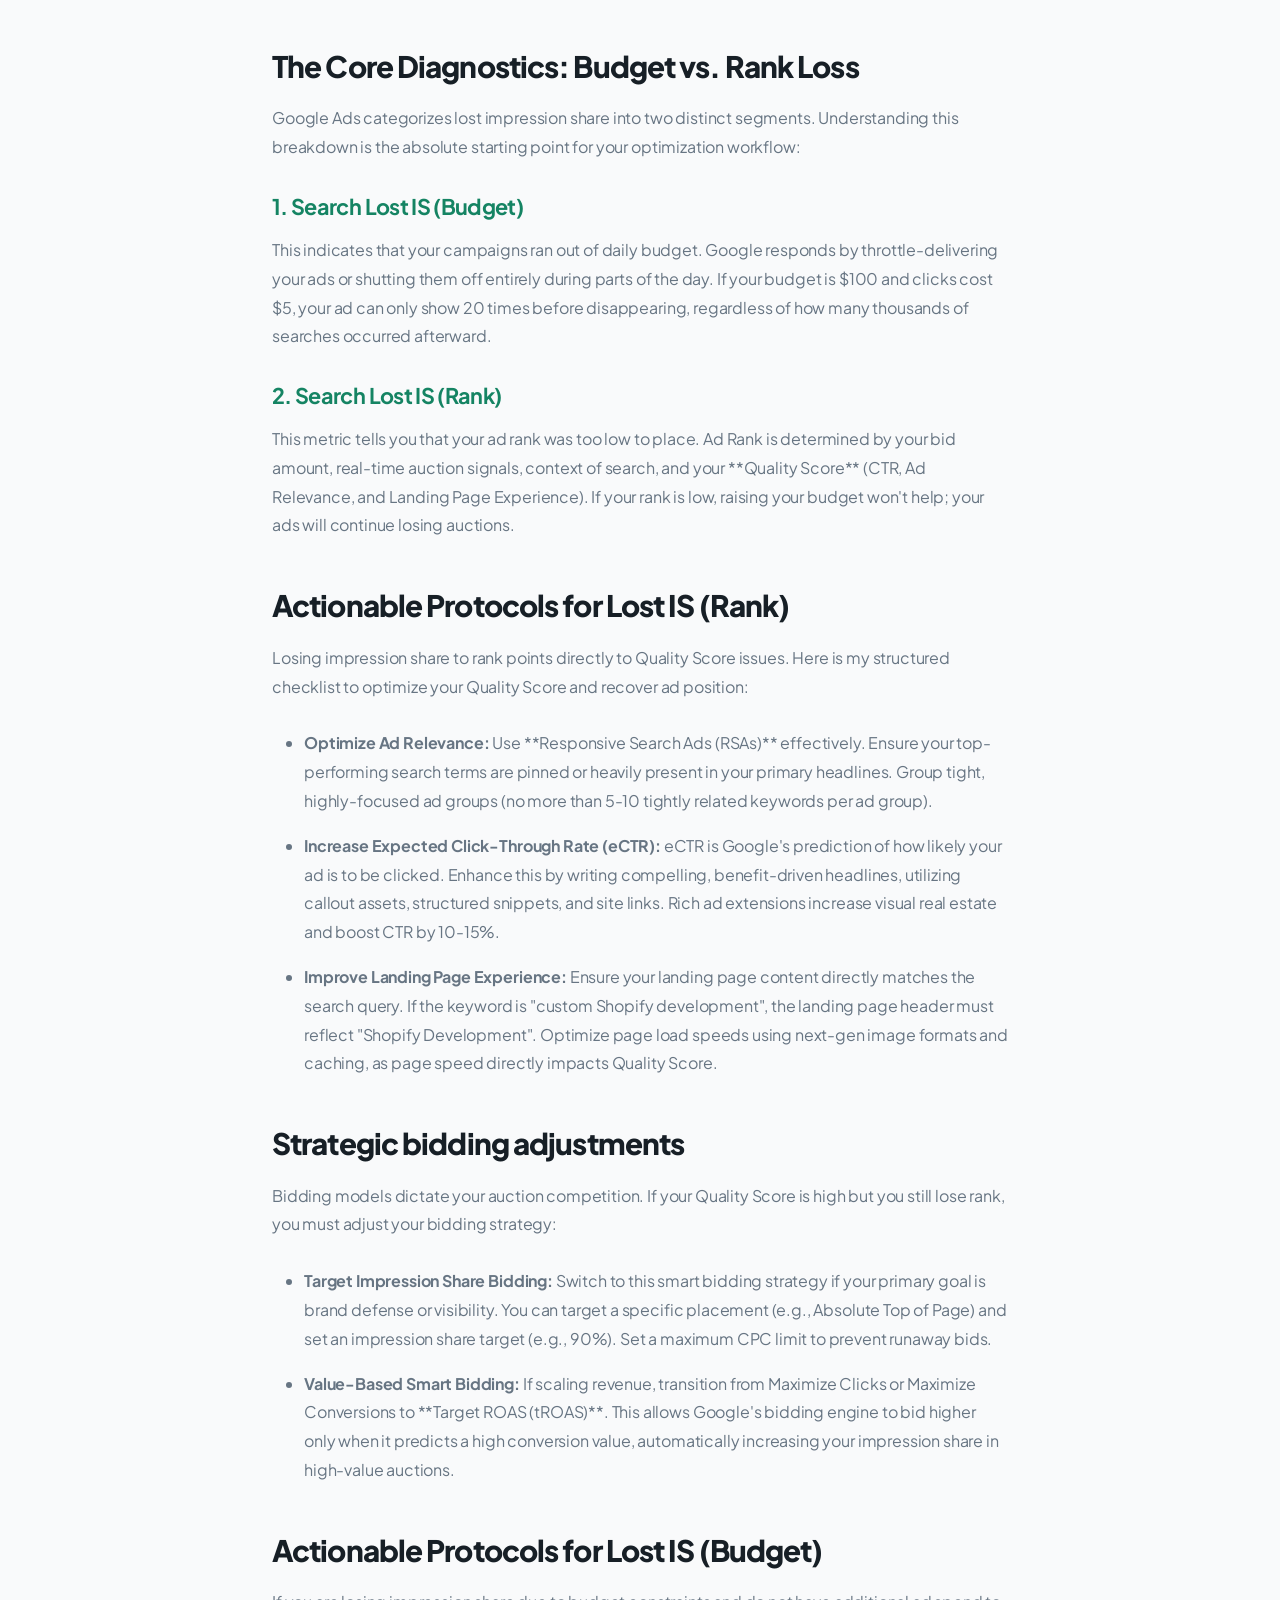
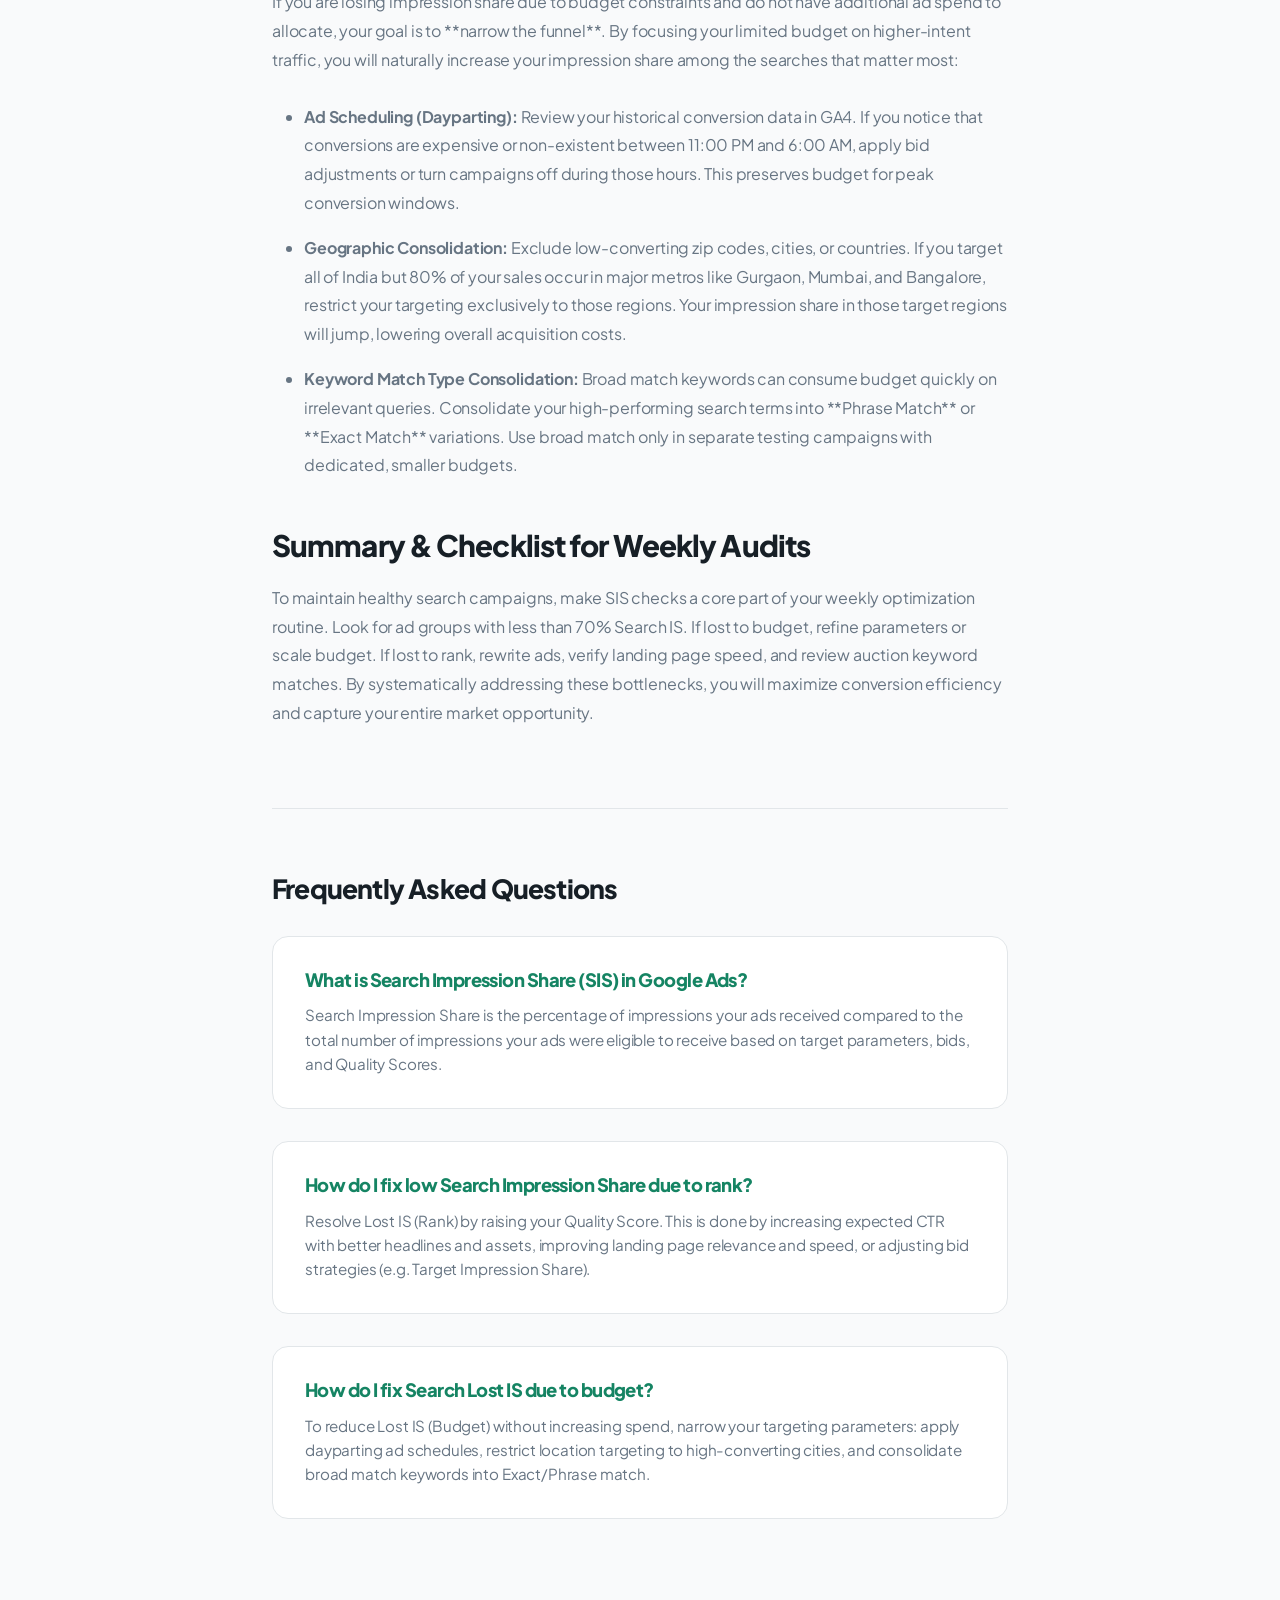
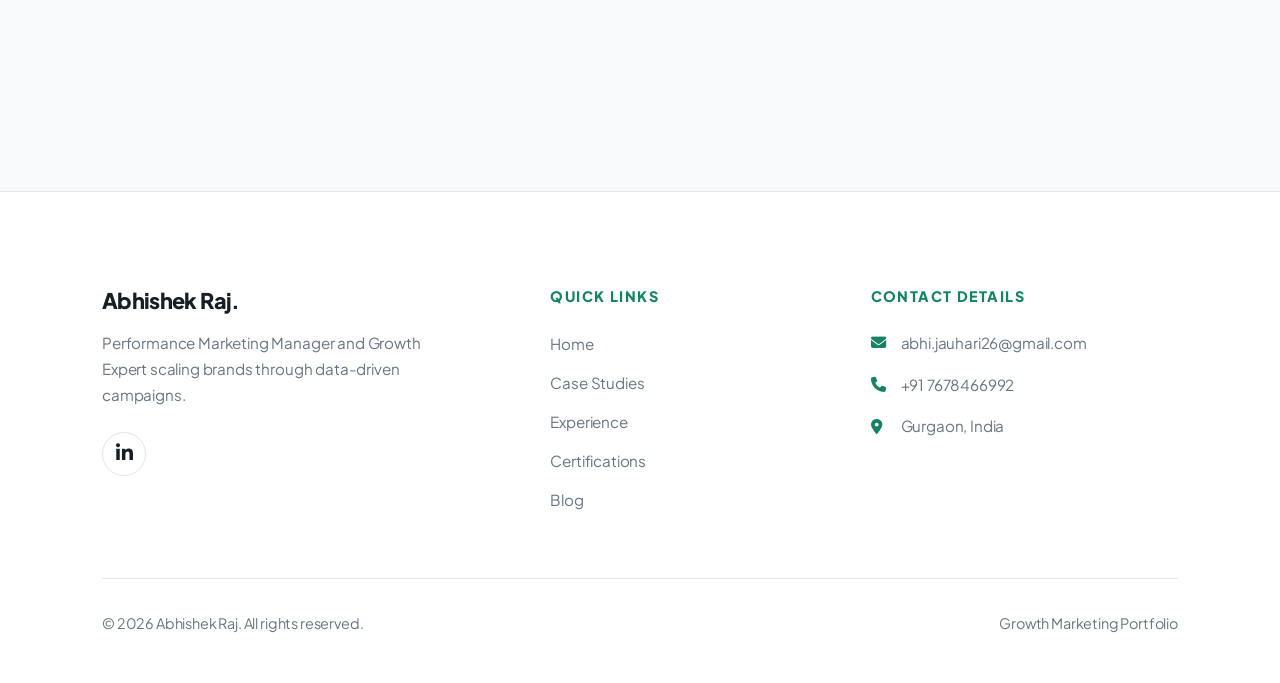
<file: maximizing-search-impression-share.html>
<!DOCTYPE html>
<html lang="en">
<head>
    <!-- Google Tag Manager -->
    <script>(function(w,d,s,l,i){w[l]=w[l]||[];w[l].push({'gtm.start':
    new Date().getTime(),event:'gtm.js'});var f=d.getElementsByTagName(s)[0],
    j=d.createElement(s),dl=l!='dataLayer'?'&l='+l:'';j.async=true;j.src=
    'https://www.googletagmanager.com/gtm.js?id='+i+dl;f.parentNode.insertBefore(j,f);
    })(window,document,'script','dataLayer','GTM-MT779H3X');</script>
    <!-- End Google Tag Manager -->

    <!-- Google tag (gtag.js) -->
    <script async src="https://www.googletagmanager.com/gtag/js?id=G-W7225EBHM9"></script>
    <script>
      window.dataLayer = window.dataLayer || [];
      function gtag(){dataLayer.push(arguments);}
      gtag('js', new Date());

      gtag('config', 'G-W7225EBHM9');
    </script>

    <meta charset="UTF-8">
    <meta name="viewport" content="width=device-width, initial-scale=1.0">
    <meta name="description" content="Maximizing Search Impression Share - A deep dive into Google Ads bidding strategy by Abhishek Raj.">
    <title>Maximizing Search Impression Share | Blog | Abhishek Raj</title>
    <!-- Google Fonts: Plus Jakarta Sans -->
    <link rel="preconnect" href="https://fonts.googleapis.com">
    <link rel="preconnect" href="https://fonts.gstatic.com" crossorigin>
    <link href="https://fonts.googleapis.com/css2?family=Plus+Jakarta+Sans:wght@300;400;500;600;700;800&display=swap" rel="stylesheet">
    <!-- FontAwesome for Icons -->
    <link rel="stylesheet" href="https://cdnjs.cloudflare.com/ajax/libs/font-awesome/6.4.0/css/all.min.css">
    <!-- Custom CSS -->
    <link rel="stylesheet" href="style.css">

    <!-- FAQ Schema Markup for AEO (Answer Engine Optimization) -->
    <script type="application/ld+json">
    {
      "@context": "https://schema.org",
      "@type": "FAQPage",
      "mainEntity": [{
        "@type": "Question",
        "name": "What is Search Impression Share (SIS) in Google Ads?",
        "acceptedAnswer": {
          "@type": "Answer",
          "text": "Search Impression Share is the percentage of impressions your ads received compared to the total number of impressions your ads were eligible to receive based on target parameters, bids, and Quality Scores."
        }
      }, {
        "@type": "Question",
        "name": "How do I fix low Search Impression Share due to rank?",
        "acceptedAnswer": {
          "@type": "Answer",
          "text": "Resolve Lost IS (Rank) by raising your Quality Score. This is done by increasing expected CTR with better headlines and assets, improving landing page relevance and speed, or adjusting bid strategies (e.g. Target Impression Share)."
        }
      }, {
        "@type": "Question",
        "name": "How do I fix Search Lost IS due to budget?",
        "acceptedAnswer": {
          "@type": "Answer",
          "text": "To reduce Lost IS (Budget) without increasing spend, narrow your targeting parameters: apply dayparting ad schedules, restrict location targeting to high-converting cities, and consolidate broad match keywords into Exact/Phrase match."
        }
      }]
    }
    </script>
    <link rel="icon" type="image/jpeg" href="images/favicon.jpg">
</head>
<body>
    <!-- Google Tag Manager (noscript) -->
    <noscript><iframe src="https://www.googletagmanager.com/ns.html?id=GTM-MT779H3X"
    height="0" width="0" style="display:none;visibility:hidden"></iframe></noscript>
    <!-- End Google Tag Manager (noscript) -->

    <!-- Navigation -->
    <nav class="navbar" id="navbar">
        <div class="nav-container">
            <a href="index.html" class="nav-logo">Abhishek Raj<span class="dot">.</span></a>
            <div class="nav-menu" id="nav-menu">
                <a href="index.html" class="nav-link">Home</a>
                <a href="case-studies.html" class="nav-link">Case Studies</a>
                <a href="experience.html" class="nav-link">Experience</a>
                <a href="certifications.html" class="nav-link">Certifications</a>
                <a href="blog.html" class="nav-link active">Blog</a>
                <a href="#contact" class="nav-link">Contact</a>
                <button id="theme-toggle" class="theme-toggle-btn" aria-label="Toggle dark/light theme">
                    <i class="fa-solid fa-moon"></i>
                </button>
            </div>
            <button class="hamburger" id="hamburger" aria-label="Open navigation menu">
                <span class="bar"></span>
                <span class="bar"></span>
                <span class="bar"></span>
            </button>
        </div>
    </nav>

    <!-- Blog Article Header -->
    <section class="hero-mini">
        <div class="container">
            <span class="section-tag">PPC Strategy</span>
            <h1 class="mini-hero-title">Maximizing Search Impression Share</h1>
            <p class="mini-hero-subtitle">How to optimize your bidding strategy to win competitive keyword auctions on Google Ads without wasting budget.</p>
        </div>
    </section>

    <!-- Blog Content -->
    <article class="blog-post-content section-padding">
        <div class="container" style="max-width: 800px;">
            <img src="images/search_impression_share.jpg" alt="Campaign performance analytics dashboard showing CTR, conversions, and ROAS stats in emerald green and slate colors" style="width: 100%; border-radius: var(--radius-md); margin-bottom: 2.5rem; border: 1px solid var(--border-color);">
            
            <p style="font-size: 1.2rem; margin-bottom: 1.75rem; font-weight: 500; line-height: 1.7;">Search Impression Share (SIS) stands as the definitive metric of opportunity in paid search marketing. In my experience auditing over 150+ high-spend enterprise Google Ads accounts, Search Impression Share is frequently misunderstood, yet it holds the key to uncovering hidden conversion opportunities and eliminating budget inefficiencies.</p>
            
            <p style="margin-bottom: 1.75rem; color: var(--text-muted); line-height: 1.8;">Put simply, Search Impression Share is the percentage of impressions your ads receive divided by the estimated number of impressions you were eligible to receive. This eligibility is dynamically calculated by Google based on your targeting settings, approval status, bids, and Quality Scores. Mathematically, it is represented as:</p>
            
            <div style="background-color: var(--bg-surface-hover); padding: 1.5rem; border-left: 4px solid var(--primary-color); border-radius: var(--radius-sm); margin-bottom: 2rem; font-family: monospace; font-size: 1rem;">
                Impression Share = Impressions / Total Eligible Auctions
            </div>

            <p style="margin-bottom: 1.75rem; color: var(--text-muted); line-height: 1.8;">If your impression share is at 60%, it means that for every 10 searches for your target keywords, your ad was hidden or failed to win the auction 4 times. For high-intent keywords, this represents a significant loss of potential revenue. To capture this missed opportunity, we must diagnose why your ads are failing to show.</p>

            <h2 style="font-size: 1.85rem; margin: 3rem 0 1.25rem; font-weight: 800;">The Core Diagnostics: Budget vs. Rank Loss</h2>
            <p style="margin-bottom: 1.75rem; color: var(--text-muted); line-height: 1.8;">Google Ads categorizes lost impression share into two distinct segments. Understanding this breakdown is the absolute starting point for your optimization workflow:</p>

            <h3 style="font-size: 1.35rem; margin: 2rem 0 1rem; font-weight: 700; color: var(--primary-color);">1. Search Lost IS (Budget)</h3>
            <p style="margin-bottom: 1.75rem; color: var(--text-muted); line-height: 1.8;">This indicates that your campaigns ran out of daily budget. Google responds by throttle-delivering your ads or shutting them off entirely during parts of the day. If your budget is $100 and clicks cost $5, your ad can only show 20 times before disappearing, regardless of how many thousands of searches occurred afterward.</p>

            <h3 style="font-size: 1.35rem; margin: 2rem 0 1rem; font-weight: 700; color: var(--primary-color);">2. Search Lost IS (Rank)</h3>
            <p style="margin-bottom: 1.75rem; color: var(--text-muted); line-height: 1.8;">This metric tells you that your ad rank was too low to place. Ad Rank is determined by your bid amount, real-time auction signals, context of search, and your **Quality Score** (CTR, Ad Relevance, and Landing Page Experience). If your rank is low, raising your budget won't help; your ads will continue losing auctions.</p>

            <h2 style="font-size: 1.85rem; margin: 3rem 0 1.25rem; font-weight: 800;">Actionable Protocols for Lost IS (Rank)</h2>
            <p style="margin-bottom: 1.75rem; color: var(--text-muted); line-height: 1.8;">Losing impression share to rank points directly to Quality Score issues. Here is my structured checklist to optimize your Quality Score and recover ad position:</p>

            <ul style="margin: 1.5rem 0; padding-left: 2rem; color: var(--text-muted); display: flex; flex-direction: column; gap: 1rem; line-height: 1.8;">
                <li><strong>Optimize Ad Relevance:</strong> Use **Responsive Search Ads (RSAs)** effectively. Ensure your top-performing search terms are pinned or heavily present in your primary headlines. Group tight, highly-focused ad groups (no more than 5-10 tightly related keywords per ad group).</li>
                <li><strong>Increase Expected Click-Through Rate (eCTR):</strong> eCTR is Google's prediction of how likely your ad is to be clicked. Enhance this by writing compelling, benefit-driven headlines, utilizing callout assets, structured snippets, and site links. Rich ad extensions increase visual real estate and boost CTR by 10-15%.</li>
                <li><strong>Improve Landing Page Experience:</strong> Ensure your landing page content directly matches the search query. If the keyword is "custom Shopify development", the landing page header must reflect "Shopify Development". Optimize page load speeds using next-gen image formats and caching, as page speed directly impacts Quality Score.</li>
            </ul>

            <h2 style="font-size: 1.85rem; margin: 3rem 0 1.25rem; font-weight: 800;">Strategic bidding adjustments</h2>
            <p style="margin-bottom: 1.75rem; color: var(--text-muted); line-height: 1.8;">Bidding models dictate your auction competition. If your Quality Score is high but you still lose rank, you must adjust your bidding strategy:</p>
            
            <ul style="margin: 1.5rem 0; padding-left: 2rem; color: var(--text-muted); display: flex; flex-direction: column; gap: 1rem; line-height: 1.8;">
                <li><strong>Target Impression Share Bidding:</strong> Switch to this smart bidding strategy if your primary goal is brand defense or visibility. You can target a specific placement (e.g., Absolute Top of Page) and set an impression share target (e.g., 90%). Set a maximum CPC limit to prevent runaway bids.</li>
                <li><strong>Value-Based Smart Bidding:</strong> If scaling revenue, transition from Maximize Clicks or Maximize Conversions to **Target ROAS (tROAS)**. This allows Google's bidding engine to bid higher only when it predicts a high conversion value, automatically increasing your impression share in high-value auctions.</li>
            </ul>

            <h2 style="font-size: 1.85rem; margin: 3rem 0 1.25rem; font-weight: 800;">Actionable Protocols for Lost IS (Budget)</h2>
            <p style="margin-bottom: 1.75rem; color: var(--text-muted); line-height: 1.8;">If you are losing impression share due to budget constraints and do not have additional ad spend to allocate, your goal is to **narrow the funnel**. By focusing your limited budget on higher-intent traffic, you will naturally increase your impression share among the searches that matter most:</p>

            <ul style="margin: 1.5rem 0; padding-left: 2rem; color: var(--text-muted); display: flex; flex-direction: column; gap: 1rem; line-height: 1.8;">
                <li><strong>Ad Scheduling (Dayparting):</strong> Review your historical conversion data in GA4. If you notice that conversions are expensive or non-existent between 11:00 PM and 6:00 AM, apply bid adjustments or turn campaigns off during those hours. This preserves budget for peak conversion windows.</li>
                <li><strong>Geographic Consolidation:</strong> Exclude low-converting zip codes, cities, or countries. If you target all of India but 80% of your sales occur in major metros like Gurgaon, Mumbai, and Bangalore, restrict your targeting exclusively to those regions. Your impression share in those target regions will jump, lowering overall acquisition costs.</li>
                <li><strong>Keyword Match Type Consolidation:</strong> Broad match keywords can consume budget quickly on irrelevant queries. Consolidate your high-performing search terms into **Phrase Match** or **Exact Match** variations. Use broad match only in separate testing campaigns with dedicated, smaller budgets.</li>
            </ul>

            <h2 style="font-size: 1.85rem; margin: 3rem 0 1.25rem; font-weight: 800;">Summary & Checklist for Weekly Audits</h2>
            <p style="margin-bottom: 1.75rem; color: var(--text-muted); line-height: 1.8;">To maintain healthy search campaigns, make SIS checks a core part of your weekly optimization routine. Look for ad groups with less than 70% Search IS. If lost to budget, refine parameters or scale budget. If lost to rank, rewrite ads, verify landing page speed, and review auction keyword matches. By systematically addressing these bottlenecks, you will maximize conversion efficiency and capture your entire market opportunity.</p>

            <!-- FAQ Section for AEO -->
            <div class="faq-container" style="margin-top: 5rem; border-top: 1px solid var(--border-color); padding-top: 4rem;">
                <h3 style="font-size: 1.65rem; margin-bottom: 2rem; font-weight: 800;">Frequently Asked Questions</h3>
                <div style="display: flex; flex-direction: column; gap: 2rem;">
                    <div class="prof-card" style="padding: 2rem;">
                        <h4 style="font-size: 1.15rem; margin-bottom: 0.75rem; color: var(--primary-color);">What is Search Impression Share (SIS) in Google Ads?</h4>
                        <p style="color: var(--text-muted); font-size: 0.95rem; line-height: 1.6;">Search Impression Share is the percentage of impressions your ads received compared to the total number of impressions your ads were eligible to receive based on target parameters, bids, and Quality Scores.</p>
                    </div>
                    <div class="prof-card" style="padding: 2rem;">
                        <h4 style="font-size: 1.15rem; margin-bottom: 0.75rem; color: var(--primary-color);">How do I fix low Search Impression Share due to rank?</h4>
                        <p style="color: var(--text-muted); font-size: 0.95rem; line-height: 1.6;">Resolve Lost IS (Rank) by raising your Quality Score. This is done by increasing expected CTR with better headlines and assets, improving landing page relevance and speed, or adjusting bid strategies (e.g. Target Impression Share).</p>
                    </div>
                    <div class="prof-card" style="padding: 2rem;">
                        <h4 style="font-size: 1.15rem; margin-bottom: 0.75rem; color: var(--primary-color);">How do I fix Search Lost IS due to budget?</h4>
                        <p style="color: var(--text-muted); font-size: 0.95rem; line-height: 1.6;">To reduce Lost IS (Budget) without increasing spend, narrow your targeting parameters: apply dayparting ad schedules, restrict location targeting to high-converting cities, and consolidate broad match keywords into Exact/Phrase match.</p>
                    </div>
                </div>
            </div>
        </div>
    </article>

    <!-- Footer -->
    <footer class="footer">
        <div class="container">
            <div class="footer-grid">
                <div class="footer-brand">
                    <h3>Abhishek Raj<span class="dot">.</span></h3>
                    <p>Performance Marketing Manager and Growth Expert scaling brands through data-driven campaigns.</p>
                    <div class="social-links">
                        <a href="https://linkedin.com/in/abhishekraj26" target="_blank" aria-label="LinkedIn"><i class="fa-brands fa-linkedin-in"></i></a>
                    </div>
                </div>
                <div class="footer-links">
                    <h4>Quick Links</h4>
                    <ul class="footer-links-list">
                        <li><a href="index.html">Home</a></li>
                        <li><a href="case-studies.html">Case Studies</a></li>
                        <li><a href="experience.html">Experience</a></li>
                        <li><a href="certifications.html">Certifications</a></li>
                        <li><a href="blog.html">Blog</a></li>
                    </ul>
                </div>
                <div class="footer-contact">
                    <h4>Contact Details</h4>
                    <ul class="footer-contact-list">
                        <li><i class="fa-solid fa-envelope"></i> <a href="mailto:abhi.jauhari26@gmail.com">abhi.jauhari26@gmail.com</a></li>
                        <li><i class="fa-solid fa-phone"></i> <a href="tel:+917678466992">+91 7678466992</a></li>
                        <li><i class="fa-solid fa-location-dot"></i> <span>Gurgaon, India</span></li>
                    </ul>
                </div>
            </div>
            <div class="footer-bottom">
                <p>&copy; 2026 Abhishek Raj. All rights reserved.</p>
                <p>Growth Marketing Portfolio</p>
            </div>
        </div>
    </footer>

    <!-- Custom JS -->
    <script src="main.js"></script>
</body>
</html>
</file>
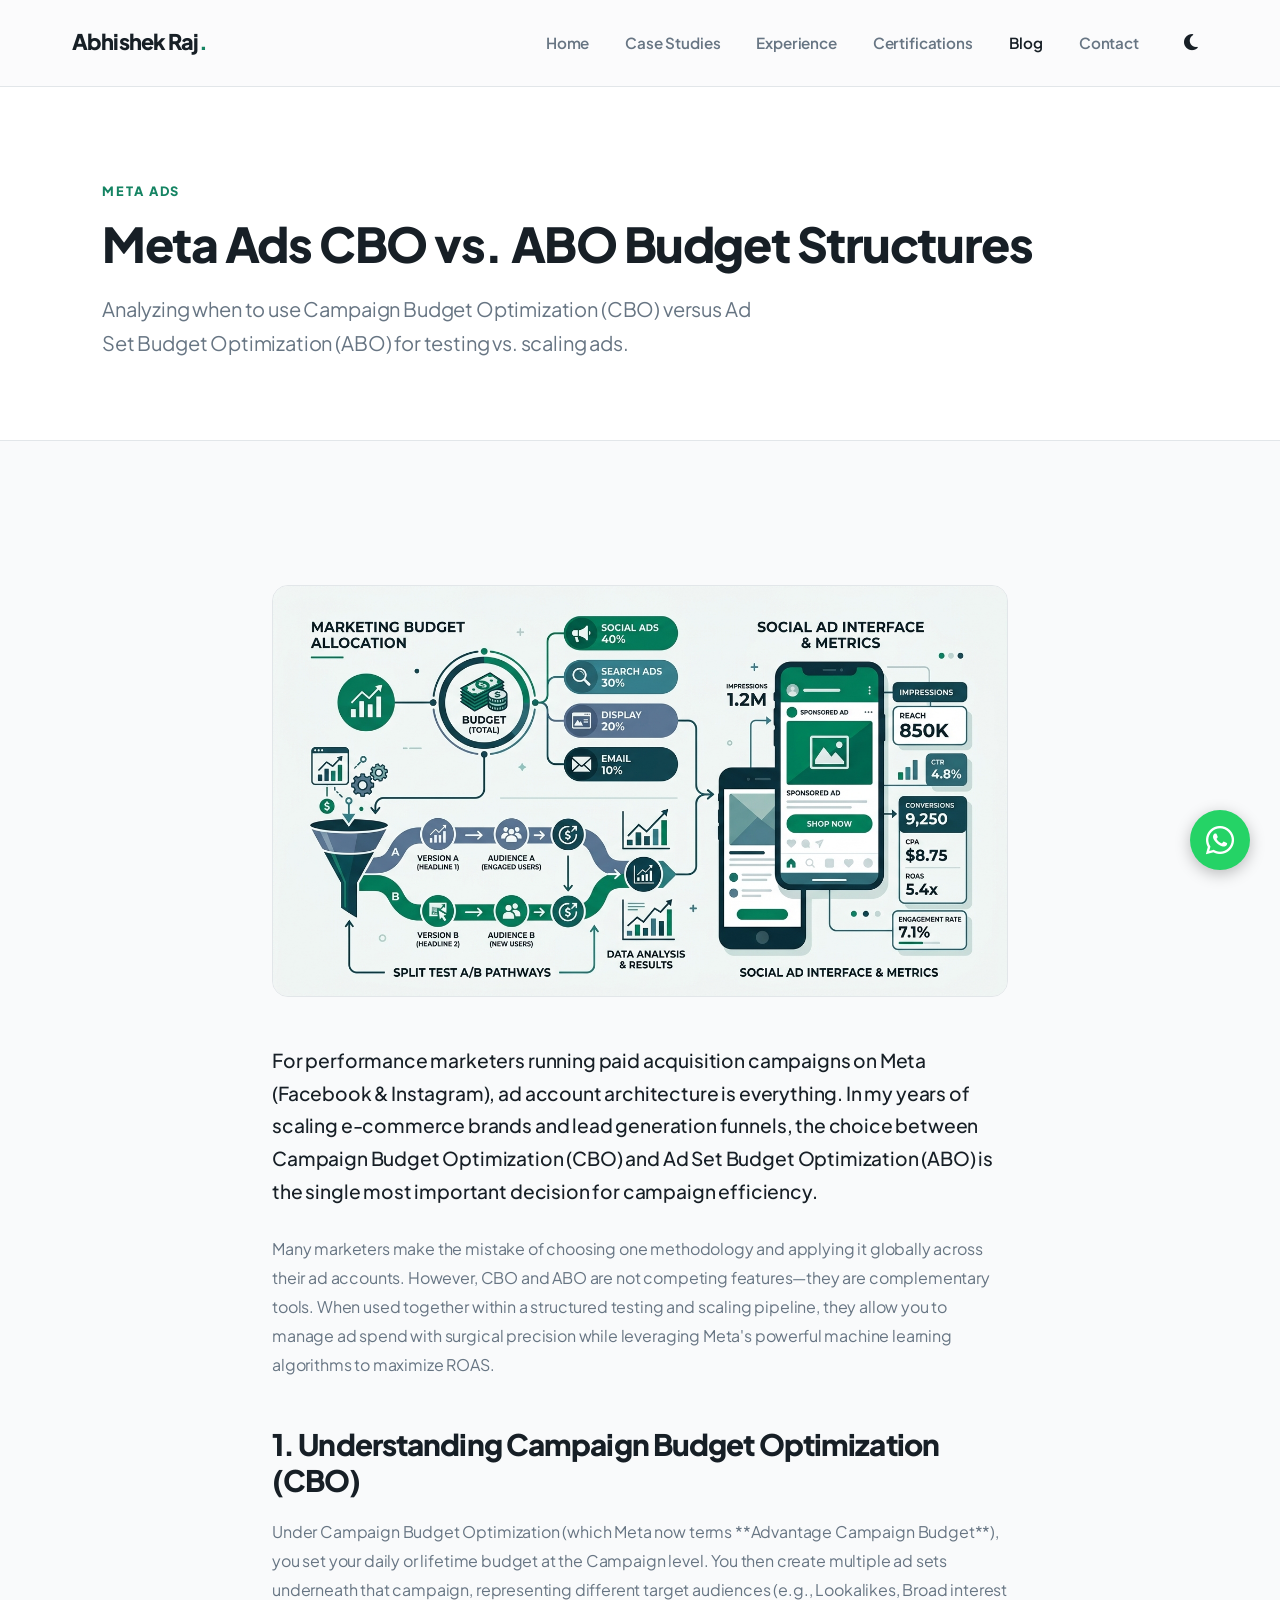
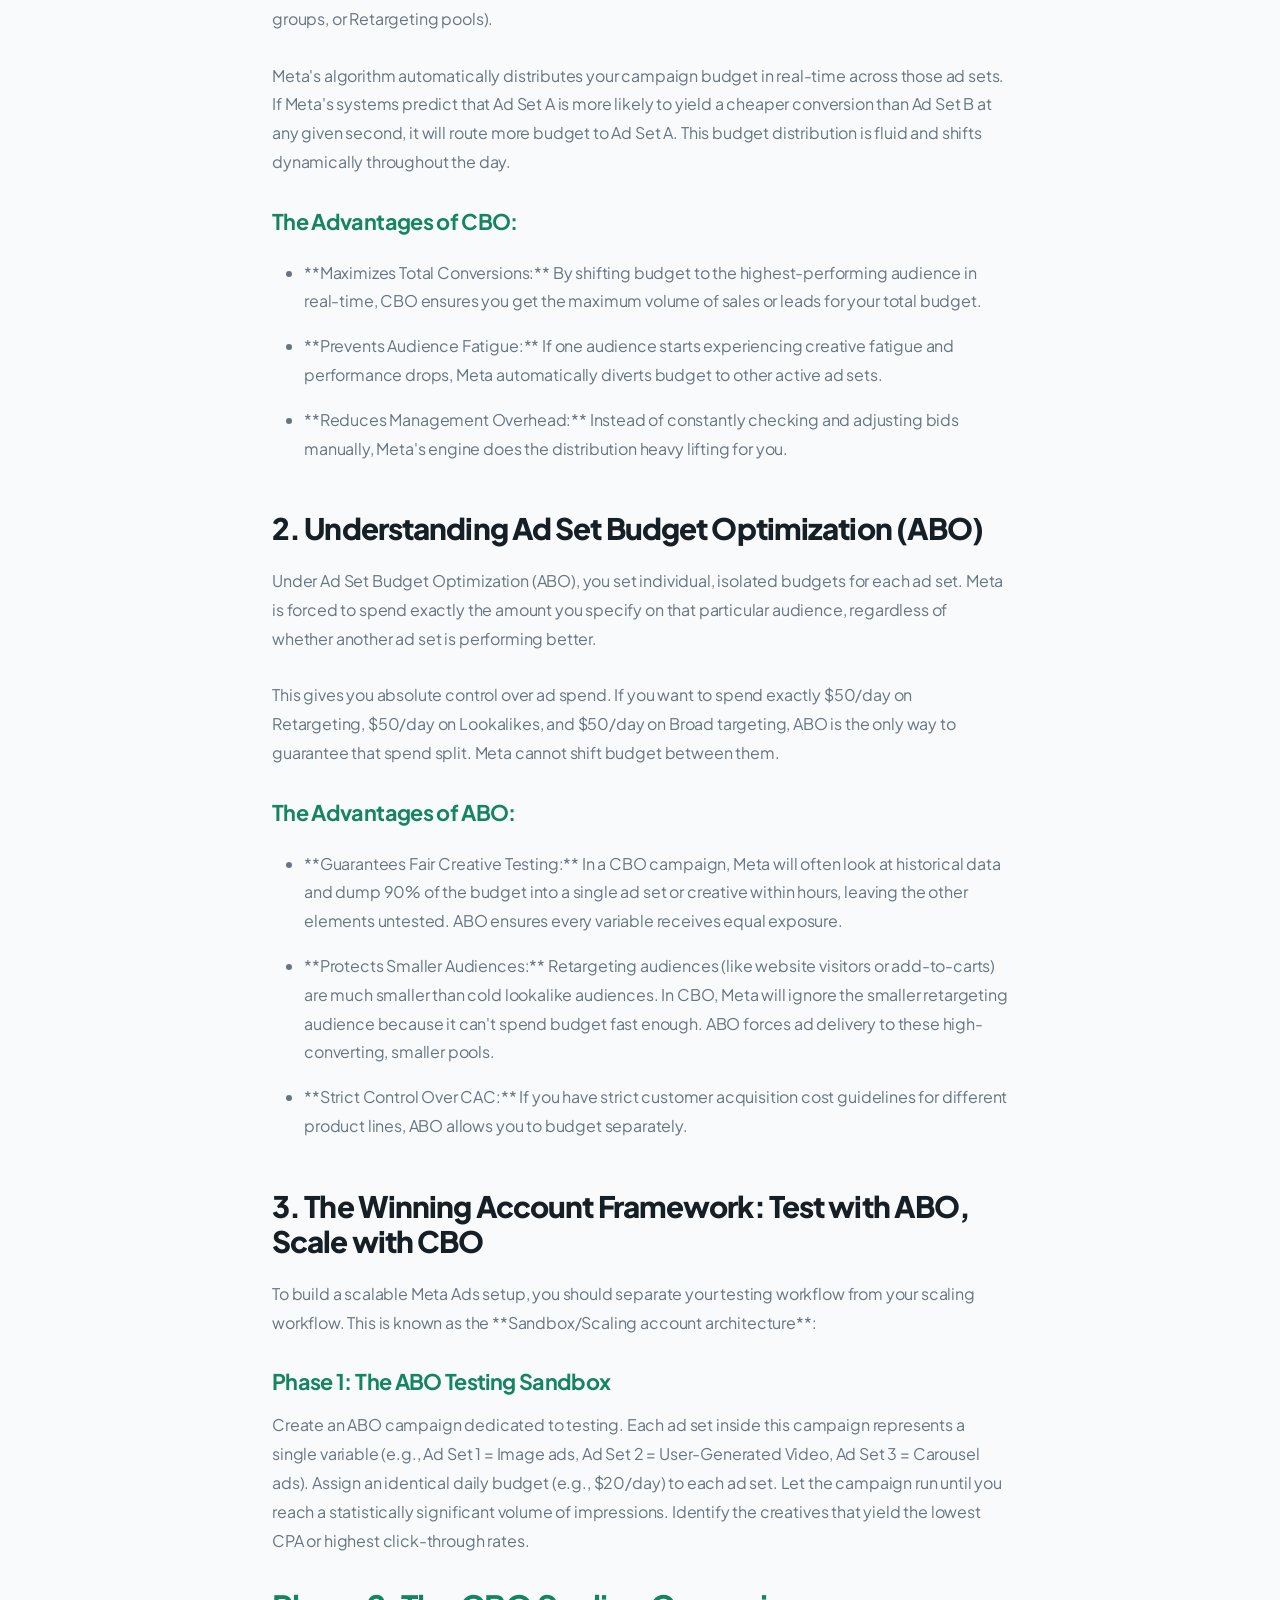
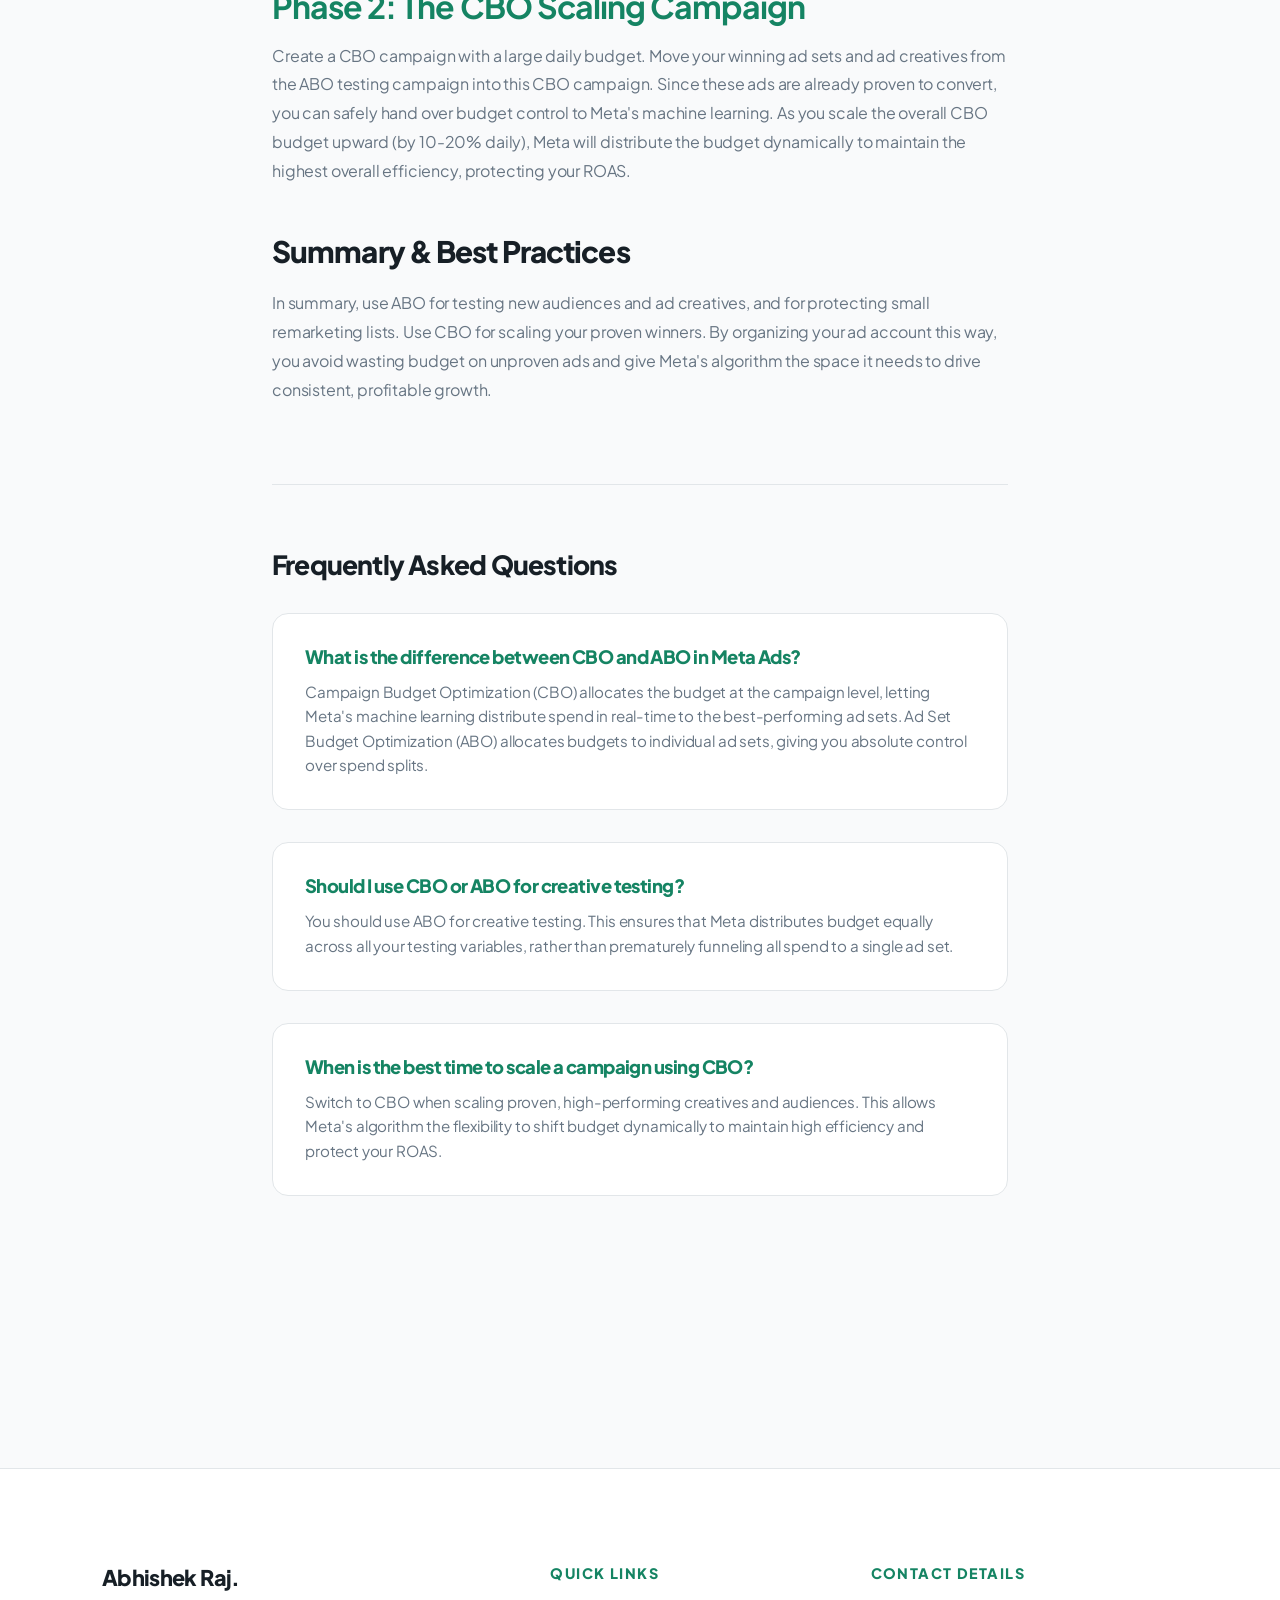
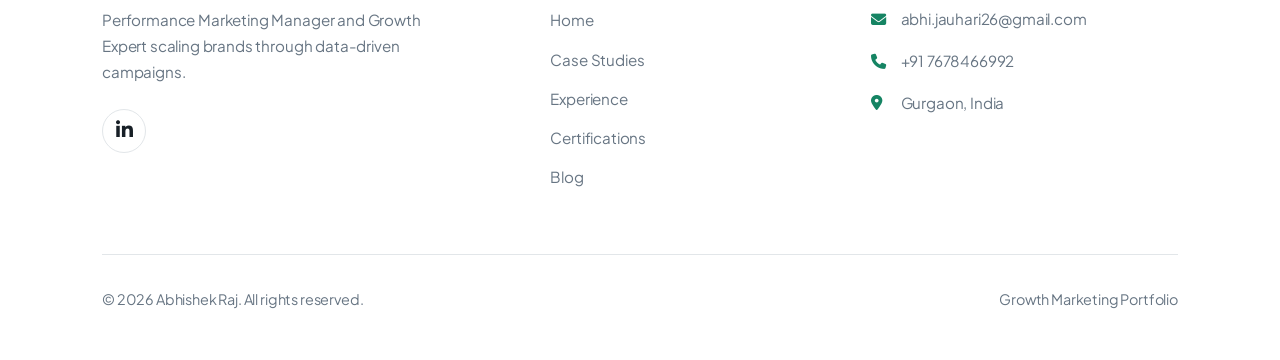
<file: meta-ads-cbo-vs-abo.html>
<!DOCTYPE html>
<html lang="en">
<head>
    <!-- Google Tag Manager -->
    <script>(function(w,d,s,l,i){w[l]=w[l]||[];w[l].push({'gtm.start':
    new Date().getTime(),event:'gtm.js'});var f=d.getElementsByTagName(s)[0],
    j=d.createElement(s),dl=l!='dataLayer'?'&l='+l:'';j.async=true;j.src=
    'https://www.googletagmanager.com/gtm.js?id='+i+dl;f.parentNode.insertBefore(j,f);
    })(window,document,'script','dataLayer','GTM-MT779H3X');</script>
    <!-- End Google Tag Manager -->

    <!-- Google tag (gtag.js) -->
    <script async src="https://www.googletagmanager.com/gtag/js?id=G-W7225EBHM9"></script>
    <script>
      window.dataLayer = window.dataLayer || [];
      function gtag(){dataLayer.push(arguments);}
      gtag('js', new Date());

      gtag('config', 'G-W7225EBHM9');
    </script>

    <meta charset="UTF-8">
    <meta name="viewport" content="width=device-width, initial-scale=1.0">
    <meta name="description" content="Meta Ads CBO vs. ABO Structures - Budget Optimization Strategy by Abhishek Raj.">
    <title>Meta Ads CBO vs. ABO Structures | Blog | Abhishek Raj</title>
    <!-- Google Fonts: Plus Jakarta Sans -->
    <link rel="preconnect" href="https://fonts.googleapis.com">
    <link rel="preconnect" href="https://fonts.gstatic.com" crossorigin>
    <link href="https://fonts.googleapis.com/css2?family=Plus+Jakarta+Sans:wght@300;400;500;600;700;800&display=swap" rel="stylesheet">
    <!-- FontAwesome for Icons -->
    <link rel="stylesheet" href="https://cdnjs.cloudflare.com/ajax/libs/font-awesome/6.4.0/css/all.min.css">
    <!-- Custom CSS -->
    <link rel="stylesheet" href="style.css">

    <!-- FAQ Schema Markup for AEO (Answer Engine Optimization) -->
    <script type="application/ld+json">
    {
      "@context": "https://schema.org",
      "@type": "FAQPage",
      "mainEntity": [{
        "@type": "Question",
        "name": "What is the difference between CBO and ABO in Meta Ads?",
        "acceptedAnswer": {
          "@type": "Answer",
          "text": "Campaign Budget Optimization (CBO) allocates the budget at the campaign level, letting Meta's machine learning distribute spend in real-time to the best-performing ad sets. Ad Set Budget Optimization (ABO) allocates budgets to individual ad sets, giving you absolute control over spend splits."
        }
      }, {
        "@type": "Question",
        "name": "Should I use CBO or ABO for creative testing?",
        "acceptedAnswer": {
          "@type": "Answer",
          "text": "You should use ABO for creative testing. This ensures that Meta distributes budget equally across all your testing variables, rather than prematurely funneling all spend to a single ad set."
        }
      }, {
        "@type": "Question",
        "name": "When is the best time to scale a campaign using CBO?",
        "acceptedAnswer": {
          "@type": "Answer",
          "text": "Switch to CBO when scaling proven, high-performing creatives and audiences. This allows Meta's algorithm the flexibility to shift budget dynamically to maintain high efficiency and protect your ROAS."
        }
      }]
    }
    </script>
    <link rel="icon" type="image/jpeg" href="images/favicon.jpg">
</head>
<body>
    <!-- Google Tag Manager (noscript) -->
    <noscript><iframe src="https://www.googletagmanager.com/ns.html?id=GTM-MT779H3X"
    height="0" width="0" style="display:none;visibility:hidden"></iframe></noscript>
    <!-- End Google Tag Manager (noscript) -->

    <!-- Navigation -->
    <nav class="navbar" id="navbar">
        <div class="nav-container">
            <a href="index.html" class="nav-logo">Abhishek Raj<span class="dot">.</span></a>
            <div class="nav-menu" id="nav-menu">
                <a href="index.html" class="nav-link">Home</a>
                <a href="case-studies.html" class="nav-link">Case Studies</a>
                <a href="experience.html" class="nav-link">Experience</a>
                <a href="certifications.html" class="nav-link">Certifications</a>
                <a href="blog.html" class="nav-link active">Blog</a>
                <a href="#contact" class="nav-link">Contact</a>
                <button id="theme-toggle" class="theme-toggle-btn" aria-label="Toggle dark/light theme">
                    <i class="fa-solid fa-moon"></i>
                </button>
            </div>
            <button class="hamburger" id="hamburger" aria-label="Open navigation menu">
                <span class="bar"></span>
                <span class="bar"></span>
                <span class="bar"></span>
            </button>
        </div>
    </nav>

    <!-- Blog Article Header -->
    <section class="hero-mini">
        <div class="container">
            <span class="section-tag">Meta Ads</span>
            <h1 class="mini-hero-title">Meta Ads CBO vs. ABO Budget Structures</h1>
            <p class="mini-hero-subtitle">Analyzing when to use Campaign Budget Optimization (CBO) versus Ad Set Budget Optimization (ABO) for testing vs. scaling ads.</p>
        </div>
    </section>

    <!-- Blog Content -->
    <article class="blog-post-content section-padding">
        <div class="container" style="max-width: 800px;">
            <img src="images/meta_ads_budget.jpg" alt="Marketing budget allocation flow chart showing social ad interfaces, metrics, and split test A/B pathways" style="width: 100%; border-radius: var(--radius-md); margin-bottom: 2.5rem; border: 1px solid var(--border-color);">
            
            <p style="font-size: 1.2rem; margin-bottom: 1.75rem; font-weight: 500; line-height: 1.7;">For performance marketers running paid acquisition campaigns on Meta (Facebook & Instagram), ad account architecture is everything. In my years of scaling e-commerce brands and lead generation funnels, the choice between Campaign Budget Optimization (CBO) and Ad Set Budget Optimization (ABO) is the single most important decision for campaign efficiency.</p>
            
            <p style="margin-bottom: 1.75rem; color: var(--text-muted); line-height: 1.8;">Many marketers make the mistake of choosing one methodology and applying it globally across their ad accounts. However, CBO and ABO are not competing features—they are complementary tools. When used together within a structured testing and scaling pipeline, they allow you to manage ad spend with surgical precision while leveraging Meta's powerful machine learning algorithms to maximize ROAS.</p>
            
            <h2 style="font-size: 1.85rem; margin: 3rem 0 1.25rem; font-weight: 800;">1. Understanding Campaign Budget Optimization (CBO)</h2>
            <p style="margin-bottom: 1.75rem; color: var(--text-muted); line-height: 1.8;">Under Campaign Budget Optimization (which Meta now terms **Advantage Campaign Budget**), you set your daily or lifetime budget at the Campaign level. You then create multiple ad sets underneath that campaign, representing different target audiences (e.g., Lookalikes, Broad interest groups, or Retargeting pools).</p>
            
            <p style="margin-bottom: 1.75rem; color: var(--text-muted); line-height: 1.8;">Meta's algorithm automatically distributes your campaign budget in real-time across those ad sets. If Meta's systems predict that Ad Set A is more likely to yield a cheaper conversion than Ad Set B at any given second, it will route more budget to Ad Set A. This budget distribution is fluid and shifts dynamically throughout the day.</p>

            <h3 style="font-size: 1.35rem; margin: 2rem 0 1rem; font-weight: 700; color: var(--primary-color);">The Advantages of CBO:</h3>
            <ul style="margin: 1.5rem 0; padding-left: 2rem; color: var(--text-muted); display: flex; flex-direction: column; gap: 1rem; line-height: 1.8;">
                <li>**Maximizes Total Conversions:** By shifting budget to the highest-performing audience in real-time, CBO ensures you get the maximum volume of sales or leads for your total budget.</li>
                <li>**Prevents Audience Fatigue:** If one audience starts experiencing creative fatigue and performance drops, Meta automatically diverts budget to other active ad sets.</li>
                <li>**Reduces Management Overhead:** Instead of constantly checking and adjusting bids manually, Meta's engine does the distribution heavy lifting for you.</li>
            </ul>

            <h2 style="font-size: 1.85rem; margin: 3rem 0 1.25rem; font-weight: 800;">2. Understanding Ad Set Budget Optimization (ABO)</h2>
            <p style="margin-bottom: 1.75rem; color: var(--text-muted); line-height: 1.8;">Under Ad Set Budget Optimization (ABO), you set individual, isolated budgets for each ad set. Meta is forced to spend exactly the amount you specify on that particular audience, regardless of whether another ad set is performing better.</p>
            
            <p style="margin-bottom: 1.75rem; color: var(--text-muted); line-height: 1.8;">This gives you absolute control over ad spend. If you want to spend exactly $50/day on Retargeting, $50/day on Lookalikes, and $50/day on Broad targeting, ABO is the only way to guarantee that spend split. Meta cannot shift budget between them.</p>

            <h3 style="font-size: 1.35rem; margin: 2rem 0 1rem; font-weight: 700; color: var(--primary-color);">The Advantages of ABO:</h3>
            <ul style="margin: 1.5rem 0; padding-left: 2rem; color: var(--text-muted); display: flex; flex-direction: column; gap: 1rem; line-height: 1.8;">
                <li>**Guarantees Fair Creative Testing:** In a CBO campaign, Meta will often look at historical data and dump 90% of the budget into a single ad set or creative within hours, leaving the other elements untested. ABO ensures every variable receives equal exposure.</li>
                <li>**Protects Smaller Audiences:** Retargeting audiences (like website visitors or add-to-carts) are much smaller than cold lookalike audiences. In CBO, Meta will ignore the smaller retargeting audience because it can't spend budget fast enough. ABO forces ad delivery to these high-converting, smaller pools.</li>
                <li>**Strict Control Over CAC:** If you have strict customer acquisition cost guidelines for different product lines, ABO allows you to budget separately.</li>
            </ul>

            <h2 style="font-size: 1.85rem; margin: 3rem 0 1.25rem; font-weight: 800;">3. The Winning Account Framework: Test with ABO, Scale with CBO</h2>
            <p style="margin-bottom: 1.75rem; color: var(--text-muted); line-height: 1.8;">To build a scalable Meta Ads setup, you should separate your testing workflow from your scaling workflow. This is known as the **Sandbox/Scaling account architecture**:</p>

            <h3 style="font-size: 1.35rem; margin: 2rem 0 1rem; font-weight: 700; color: var(--primary-color);">Phase 1: The ABO Testing Sandbox</h3>
            <p style="margin-bottom: 1.75rem; color: var(--text-muted); line-height: 1.8;">Create an ABO campaign dedicated to testing. Each ad set inside this campaign represents a single variable (e.g., Ad Set 1 = Image ads, Ad Set 2 = User-Generated Video, Ad Set 3 = Carousel ads). Assign an identical daily budget (e.g., $20/day) to each ad set. Let the campaign run until you reach a statistically significant volume of impressions. Identify the creatives that yield the lowest CPA or highest click-through rates.</p>

            <h3 style="font-size: 2rem; margin: 2rem 0 1rem; font-weight: 700; color: var(--primary-color);">Phase 2: The CBO Scaling Campaign</h3>
            <p style="margin-bottom: 1.75rem; color: var(--text-muted); line-height: 1.8;">Create a CBO campaign with a large daily budget. Move your winning ad sets and ad creatives from the ABO testing campaign into this CBO campaign. Since these ads are already proven to convert, you can safely hand over budget control to Meta's machine learning. As you scale the overall CBO budget upward (by 10-20% daily), Meta will distribute the budget dynamically to maintain the highest overall efficiency, protecting your ROAS.</p>

            <h2 style="font-size: 1.85rem; margin: 3rem 0 1.25rem; font-weight: 800;">Summary & Best Practices</h2>
            <p style="margin-bottom: 1.75rem; color: var(--text-muted); line-height: 1.8;">In summary, use ABO for testing new audiences and ad creatives, and for protecting small remarketing lists. Use CBO for scaling your proven winners. By organizing your ad account this way, you avoid wasting budget on unproven ads and give Meta's algorithm the space it needs to drive consistent, profitable growth.</p>

            <!-- FAQ Section for AEO -->
            <div class="faq-container" style="margin-top: 5rem; border-top: 1px solid var(--border-color); padding-top: 4rem;">
                <h3 style="font-size: 1.65rem; margin-bottom: 2rem; font-weight: 800;">Frequently Asked Questions</h3>
                <div style="display: flex; flex-direction: column; gap: 2rem;">
                    <div class="prof-card" style="padding: 2rem;">
                        <h4 style="font-size: 1.15rem; margin-bottom: 0.75rem; color: var(--primary-color);">What is the difference between CBO and ABO in Meta Ads?</h4>
                        <p style="color: var(--text-muted); font-size: 0.95rem; line-height: 1.6;">Campaign Budget Optimization (CBO) allocates the budget at the campaign level, letting Meta's machine learning distribute spend in real-time to the best-performing ad sets. Ad Set Budget Optimization (ABO) allocates budgets to individual ad sets, giving you absolute control over spend splits.</p>
                    </div>
                    <div class="prof-card" style="padding: 2rem;">
                        <h4 style="font-size: 1.15rem; margin-bottom: 0.75rem; color: var(--primary-color);">Should I use CBO or ABO for creative testing?</h4>
                        <p style="color: var(--text-muted); font-size: 0.95rem; line-height: 1.6;">You should use ABO for creative testing. This ensures that Meta distributes budget equally across all your testing variables, rather than prematurely funneling all spend to a single ad set.</p>
                    </div>
                    <div class="prof-card" style="padding: 2rem;">
                        <h4 style="font-size: 1.15rem; margin-bottom: 0.75rem; color: var(--primary-color);">When is the best time to scale a campaign using CBO?</h4>
                        <p style="color: var(--text-muted); font-size: 0.95rem; line-height: 1.6;">Switch to CBO when scaling proven, high-performing creatives and audiences. This allows Meta's algorithm the flexibility to shift budget dynamically to maintain high efficiency and protect your ROAS.</p>
                    </div>
                </div>
            </div>
        </div>
    </article>

    <!-- Footer -->
    <footer class="footer">
        <div class="container">
            <div class="footer-grid">
                <div class="footer-brand">
                    <h3>Abhishek Raj<span class="dot">.</span></h3>
                    <p>Performance Marketing Manager and Growth Expert scaling brands through data-driven campaigns.</p>
                    <div class="social-links">
                        <a href="https://linkedin.com/in/abhishekraj26" target="_blank" aria-label="LinkedIn"><i class="fa-brands fa-linkedin-in"></i></a>
                    </div>
                </div>
                <div class="footer-links">
                    <h4>Quick Links</h4>
                    <ul class="footer-links-list">
                        <li><a href="index.html">Home</a></li>
                        <li><a href="case-studies.html">Case Studies</a></li>
                        <li><a href="experience.html">Experience</a></li>
                        <li><a href="certifications.html">Certifications</a></li>
                        <li><a href="blog.html">Blog</a></li>
                    </ul>
                </div>
                <div class="footer-contact">
                    <h4>Contact Details</h4>
                    <ul class="footer-contact-list">
                        <li><i class="fa-solid fa-envelope"></i> <a href="mailto:abhi.jauhari26@gmail.com">abhi.jauhari26@gmail.com</a></li>
                        <li><i class="fa-solid fa-phone"></i> <a href="tel:+917678466992">+91 7678466992</a></li>
                        <li><i class="fa-solid fa-location-dot"></i> <span>Gurgaon, India</span></li>
                    </ul>
                </div>
            </div>
            <div class="footer-bottom">
                <p>&copy; 2026 Abhishek Raj. All rights reserved.</p>
                <p>Growth Marketing Portfolio</p>
            </div>
        </div>
    </footer>

    <!-- Custom JS -->
    <script src="main.js"></script>
</body>
</html>
</file>
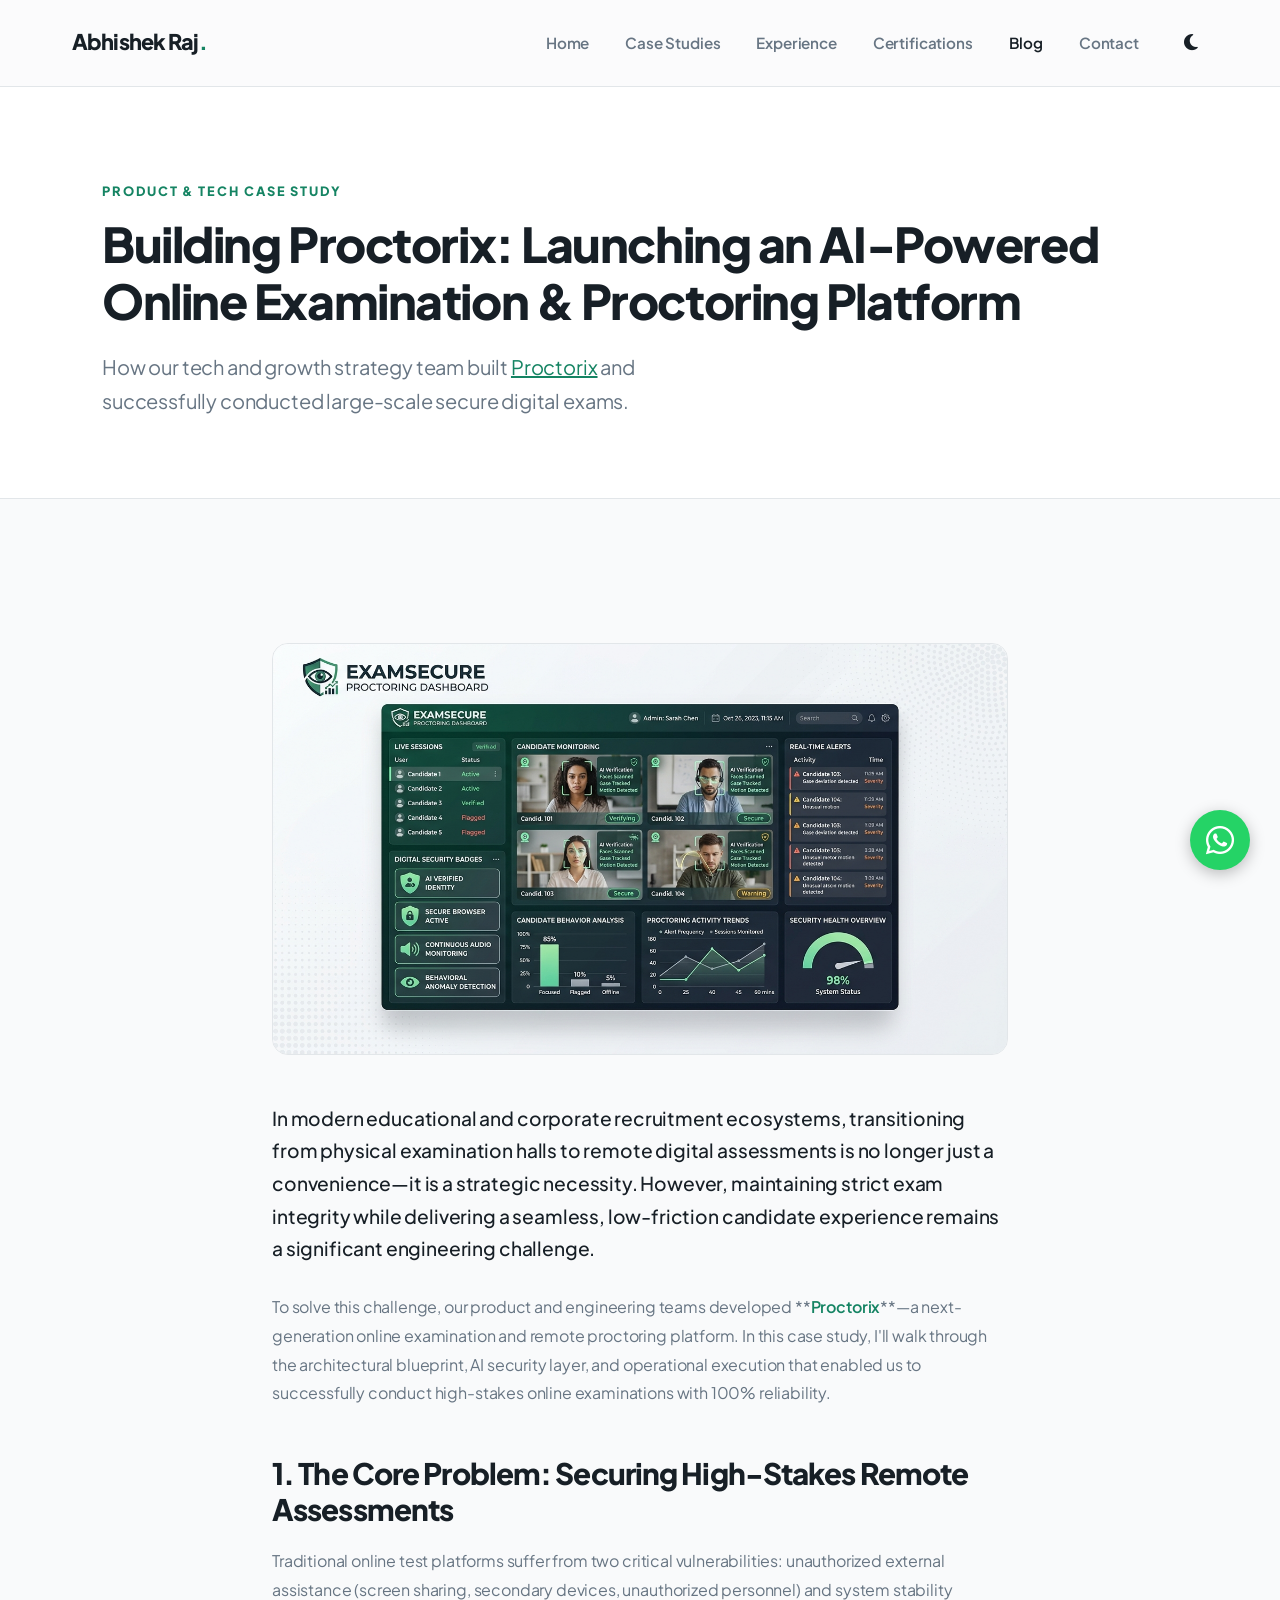
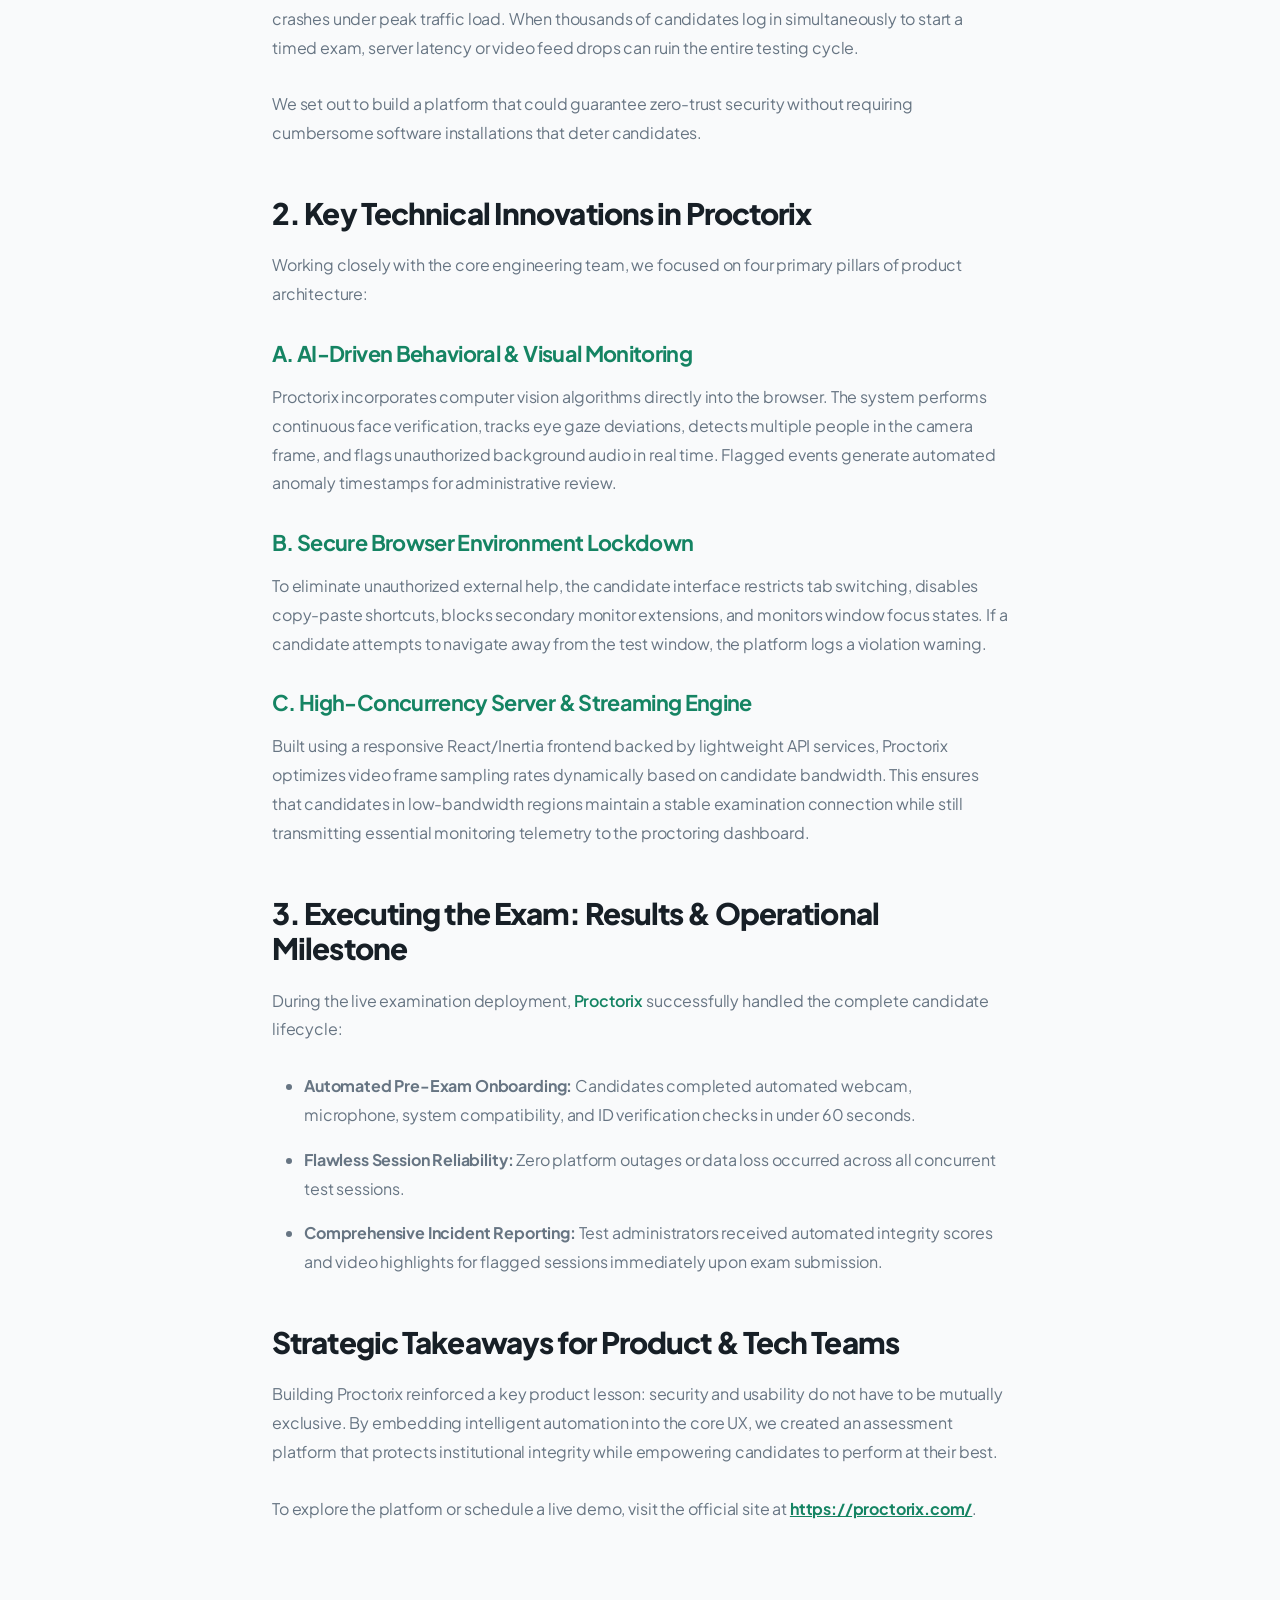
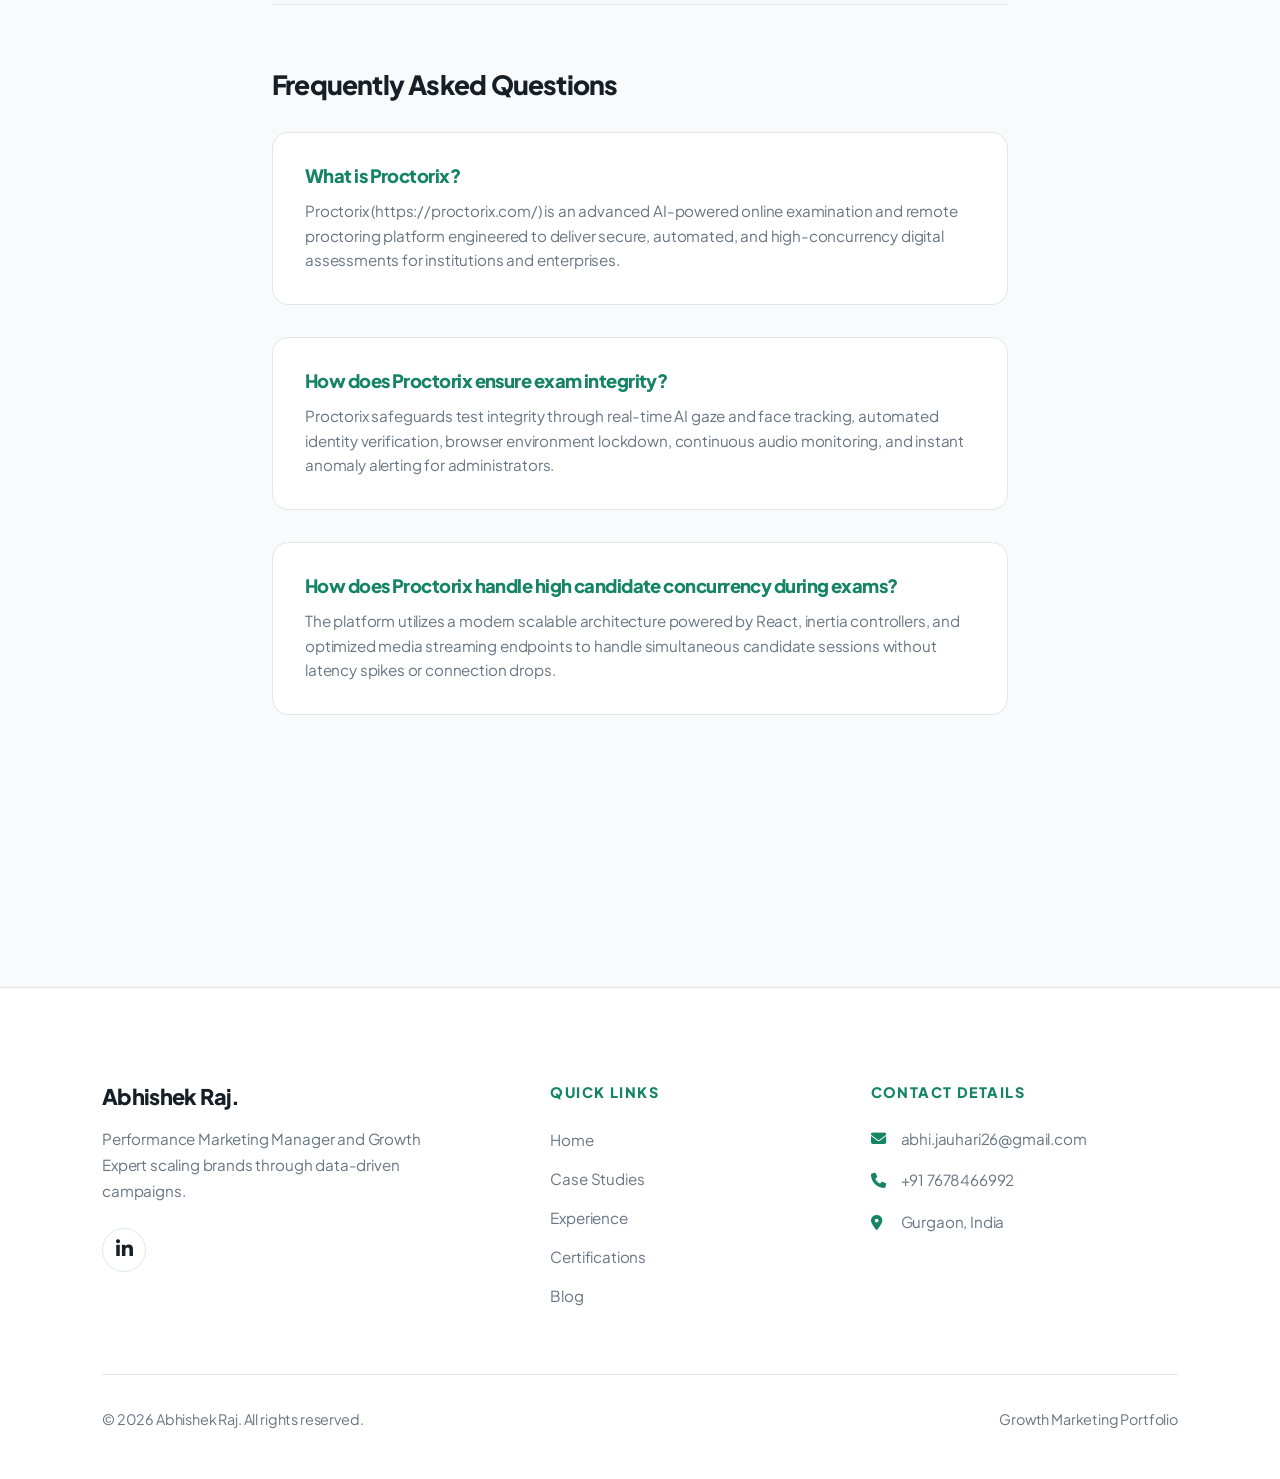
<file: proctorix-ai-proctoring-platform-case-study.html>
<!DOCTYPE html>
<html lang="en">
<head>
    <!-- Google Tag Manager -->
    <script>(function(w,d,s,l,i){w[l]=w[l]||[];w[l].push({'gtm.start':
    new Date().getTime(),event:'gtm.js'});var f=d.getElementsByTagName(s)[0],
    j=d.createElement(s),dl=l!='dataLayer'?'&l='+l:'';j.async=true;j.src=
    'https://www.googletagmanager.com/gtm.js?id='+i+dl;f.parentNode.insertBefore(j,f);
    })(window,document,'script','dataLayer','GTM-MT779H3X');</script>
    <!-- End Google Tag Manager -->

    <!-- Google tag (gtag.js) -->
    <script async src="https://www.googletagmanager.com/gtag/js?id=G-W7225EBHM9"></script>
    <script>
      window.dataLayer = window.dataLayer || [];
      function gtag(){dataLayer.push(arguments);}
      gtag('js', new Date());

      gtag('config', 'G-W7225EBHM9');
    </script>

    <meta charset="UTF-8">
    <meta name="viewport" content="width=device-width, initial-scale=1.0">
    <meta name="description" content="Building Proctorix: How we engineered and launched an AI-powered online examination and remote proctoring platform. By Abhishek Raj.">
    <title>Building Proctorix: AI Online Proctoring Platform Case Study | Blog | Abhishek Raj</title>
    <!-- Google Fonts: Plus Jakarta Sans -->
    <link rel="preconnect" href="https://fonts.googleapis.com">
    <link rel="preconnect" href="https://fonts.gstatic.com" crossorigin>
    <link href="https://fonts.googleapis.com/css2?family=Plus+Jakarta+Sans:wght@300;400;500;600;700;800&display=swap" rel="stylesheet">
    <!-- FontAwesome for Icons -->
    <link rel="stylesheet" href="https://cdnjs.cloudflare.com/ajax/libs/font-awesome/6.4.0/css/all.min.css">
    <!-- Custom CSS -->
    <link rel="stylesheet" href="style.css">
    <link rel="icon" type="image/jpeg" href="images/favicon.jpg">

    <!-- FAQ Schema Markup for AEO (Answer Engine Optimization) -->
    <script type="application/ld+json">
    {
      "@context": "https://schema.org",
      "@type": "FAQPage",
      "mainEntity": [{
        "@type": "Question",
        "name": "What is Proctorix?",
        "acceptedAnswer": {
          "@type": "Answer",
          "text": "Proctorix (https://proctorix.com/) is an advanced AI-powered online examination and remote proctoring platform engineered to deliver secure, automated, and high-concurrency digital assessments for institutions and enterprises."
        }
      }, {
        "@type": "Question",
        "name": "How does Proctorix ensure exam integrity?",
        "acceptedAnswer": {
          "@type": "Answer",
          "text": "Proctorix safeguards test integrity through real-time AI gaze and face tracking, automated identity verification, browser environment lockdown, continuous audio monitoring, and instant anomaly alerting for administrators."
        }
      }, {
        "@type": "Question",
        "name": "How does Proctorix handle high candidate concurrency during exams?",
        "acceptedAnswer": {
          "@type": "Answer",
          "text": "The platform utilizes a modern scalable architecture powered by React, inertia controllers, and optimized media streaming endpoints to handle simultaneous candidate sessions without latency spikes or connection drops."
        }
      }]
    }
    </script>
</head>
<body>
    <!-- Google Tag Manager (noscript) -->
    <noscript><iframe src="https://www.googletagmanager.com/ns.html?id=GTM-MT779H3X"
    height="0" width="0" style="display:none;visibility:hidden"></iframe></noscript>
    <!-- End Google Tag Manager (noscript) -->

    <!-- Navigation -->
    <nav class="navbar" id="navbar">
        <div class="nav-container">
            <a href="index.html" class="nav-logo">Abhishek Raj<span class="dot">.</span></a>
            <div class="nav-menu" id="nav-menu">
                <a href="index.html" class="nav-link">Home</a>
                <a href="case-studies.html" class="nav-link">Case Studies</a>
                <a href="experience.html" class="nav-link">Experience</a>
                <a href="certifications.html" class="nav-link">Certifications</a>
                <a href="blog.html" class="nav-link active">Blog</a>
                <a href="#contact" class="nav-link">Contact</a>
                <button id="theme-toggle" class="theme-toggle-btn" aria-label="Toggle dark/light theme">
                    <i class="fa-solid fa-moon"></i>
                </button>
            </div>
            <button class="hamburger" id="hamburger" aria-label="Open navigation menu">
                <span class="bar"></span>
                <span class="bar"></span>
                <span class="bar"></span>
            </button>
        </div>
    </nav>

    <!-- Blog Article Header -->
    <section class="hero-mini">
        <div class="container">
            <span class="section-tag">Product & Tech Case Study</span>
            <h1 class="mini-hero-title">Building Proctorix: Launching an AI-Powered Online Examination & Proctoring Platform</h1>
            <p class="mini-hero-subtitle">How our tech and growth strategy team built <a href="https://proctorix.com/" target="_blank" style="color: var(--primary-color); text-decoration: underline;">Proctorix</a> and successfully conducted large-scale secure digital exams.</p>
        </div>
    </section>

    <!-- Blog Content -->
    <article class="blog-post-content section-padding">
        <div class="container" style="max-width: 800px;">
            <img src="images/proctorix_exam_platform.jpg" alt="Proctorix online proctoring dashboard showing live candidate video monitoring, AI verification, real-time security alerts, and system health status" style="width: 100%; border-radius: var(--radius-md); margin-bottom: 2.5rem; border: 1px solid var(--border-color);">
            
            <p style="font-size: 1.2rem; margin-bottom: 1.75rem; font-weight: 500; line-height: 1.7;">In modern educational and corporate recruitment ecosystems, transitioning from physical examination halls to remote digital assessments is no longer just a convenience—it is a strategic necessity. However, maintaining strict exam integrity while delivering a seamless, low-friction candidate experience remains a significant engineering challenge.</p>
            
            <p style="margin-bottom: 1.75rem; color: var(--text-muted); line-height: 1.8;">To solve this challenge, our product and engineering teams developed **<a href="https://proctorix.com/" target="_blank" style="color: var(--primary-color); font-weight: 600;">Proctorix</a>**—a next-generation online examination and remote proctoring platform. In this case study, I'll walk through the architectural blueprint, AI security layer, and operational execution that enabled us to successfully conduct high-stakes online examinations with 100% reliability.</p>
            
            <h2 style="font-size: 1.85rem; margin: 3rem 0 1.25rem; font-weight: 800;">1. The Core Problem: Securing High-Stakes Remote Assessments</h2>
            <p style="margin-bottom: 1.75rem; color: var(--text-muted); line-height: 1.8;">Traditional online test platforms suffer from two critical vulnerabilities: unauthorized external assistance (screen sharing, secondary devices, unauthorized personnel) and system stability crashes under peak traffic load. When thousands of candidates log in simultaneously to start a timed exam, server latency or video feed drops can ruin the entire testing cycle.</p>
            
            <p style="margin-bottom: 1.75rem; color: var(--text-muted); line-height: 1.8;">We set out to build a platform that could guarantee zero-trust security without requiring cumbersome software installations that deter candidates.</p>

            <h2 style="font-size: 1.85rem; margin: 3rem 0 1.25rem; font-weight: 800;">2. Key Technical Innovations in Proctorix</h2>
            <p style="margin-bottom: 1.75rem; color: var(--text-muted); line-height: 1.8;">Working closely with the core engineering team, we focused on four primary pillars of product architecture:</p>

            <h3 style="font-size: 1.35rem; margin: 2rem 0 1rem; font-weight: 700; color: var(--primary-color);">A. AI-Driven Behavioral & Visual Monitoring</h3>
            <p style="margin-bottom: 1.75rem; color: var(--text-muted); line-height: 1.8;">Proctorix incorporates computer vision algorithms directly into the browser. The system performs continuous face verification, tracks eye gaze deviations, detects multiple people in the camera frame, and flags unauthorized background audio in real time. Flagged events generate automated anomaly timestamps for administrative review.</p>

            <h3 style="font-size: 1.35rem; margin: 2rem 0 1rem; font-weight: 700; color: var(--primary-color);">B. Secure Browser Environment Lockdown</h3>
            <p style="margin-bottom: 1.75rem; color: var(--text-muted); line-height: 1.8;">To eliminate unauthorized external help, the candidate interface restricts tab switching, disables copy-paste shortcuts, blocks secondary monitor extensions, and monitors window focus states. If a candidate attempts to navigate away from the test window, the platform logs a violation warning.</p>

            <h3 style="font-size: 1.35rem; margin: 2rem 0 1rem; font-weight: 700; color: var(--primary-color);">C. High-Concurrency Server & Streaming Engine</h3>
            <p style="margin-bottom: 1.75rem; color: var(--text-muted); line-height: 1.8;">Built using a responsive React/Inertia frontend backed by lightweight API services, Proctorix optimizes video frame sampling rates dynamically based on candidate bandwidth. This ensures that candidates in low-bandwidth regions maintain a stable examination connection while still transmitting essential monitoring telemetry to the proctoring dashboard.</p>

            <h2 style="font-size: 1.85rem; margin: 3rem 0 1.25rem; font-weight: 800;">3. Executing the Exam: Results & Operational Milestone</h2>
            <p style="margin-bottom: 1.75rem; color: var(--text-muted); line-height: 1.8;">During the live examination deployment, <a href="https://proctorix.com/" target="_blank" style="color: var(--primary-color); font-weight: 600;">Proctorix</a> successfully handled the complete candidate lifecycle:</p>
            
            <ul style="margin: 1.5rem 0; padding-left: 2rem; color: var(--text-muted); display: flex; flex-direction: column; gap: 1rem; line-height: 1.8;">
                <li><strong>Automated Pre-Exam Onboarding:</strong> Candidates completed automated webcam, microphone, system compatibility, and ID verification checks in under 60 seconds.</li>
                <li><strong>Flawless Session Reliability:</strong> Zero platform outages or data loss occurred across all concurrent test sessions.</li>
                <li><strong>Comprehensive Incident Reporting:</strong> Test administrators received automated integrity scores and video highlights for flagged sessions immediately upon exam submission.</li>
            </ul>

            <h2 style="font-size: 1.85rem; margin: 3rem 0 1.25rem; font-weight: 800;">Strategic Takeaways for Product & Tech Teams</h2>
            <p style="margin-bottom: 1.75rem; color: var(--text-muted); line-height: 1.8;">Building Proctorix reinforced a key product lesson: security and usability do not have to be mutually exclusive. By embedding intelligent automation into the core UX, we created an assessment platform that protects institutional integrity while empowering candidates to perform at their best.</p>
            
            <p style="margin-bottom: 1.75rem; color: var(--text-muted); line-height: 1.8;">To explore the platform or schedule a live demo, visit the official site at <strong><a href="https://proctorix.com/" target="_blank" style="color: var(--primary-color); text-decoration: underline;">https://proctorix.com/</a></strong>.</p>

            <!-- FAQ Section for AEO -->
            <div class="faq-container" style="margin-top: 5rem; border-top: 1px solid var(--border-color); padding-top: 4rem;">
                <h3 style="font-size: 1.65rem; margin-bottom: 2rem; font-weight: 800;">Frequently Asked Questions</h3>
                <div style="display: flex; flex-direction: column; gap: 2rem;">
                    <div class="prof-card" style="padding: 2rem;">
                        <h4 style="font-size: 1.15rem; margin-bottom: 0.75rem; color: var(--primary-color);">What is Proctorix?</h4>
                        <p style="color: var(--text-muted); font-size: 0.95rem; line-height: 1.6;">Proctorix (https://proctorix.com/) is an advanced AI-powered online examination and remote proctoring platform engineered to deliver secure, automated, and high-concurrency digital assessments for institutions and enterprises.</p>
                    </div>
                    <div class="prof-card" style="padding: 2rem;">
                        <h4 style="font-size: 1.15rem; margin-bottom: 0.75rem; color: var(--primary-color);">How does Proctorix ensure exam integrity?</h4>
                        <p style="color: var(--text-muted); font-size: 0.95rem; line-height: 1.6;">Proctorix safeguards test integrity through real-time AI gaze and face tracking, automated identity verification, browser environment lockdown, continuous audio monitoring, and instant anomaly alerting for administrators.</p>
                    </div>
                    <div class="prof-card" style="padding: 2rem;">
                        <h4 style="font-size: 1.15rem; margin-bottom: 0.75rem; color: var(--primary-color);">How does Proctorix handle high candidate concurrency during exams?</h4>
                        <p style="color: var(--text-muted); font-size: 0.95rem; line-height: 1.6;">The platform utilizes a modern scalable architecture powered by React, inertia controllers, and optimized media streaming endpoints to handle simultaneous candidate sessions without latency spikes or connection drops.</p>
                    </div>
                </div>
            </div>
        </div>
    </article>

    <!-- Footer -->
    <footer class="footer">
        <div class="container">
            <div class="footer-grid">
                <div class="footer-brand">
                    <h3>Abhishek Raj<span class="dot">.</span></h3>
                    <p>Performance Marketing Manager and Growth Expert scaling brands through data-driven campaigns.</p>
                    <div class="social-links">
                        <a href="https://linkedin.com/in/abhishekraj26" target="_blank" aria-label="LinkedIn"><i class="fa-brands fa-linkedin-in"></i></a>
                    </div>
                </div>
                <div class="footer-links">
                    <h4>Quick Links</h4>
                    <ul class="footer-links-list">
                        <li><a href="index.html">Home</a></li>
                        <li><a href="case-studies.html">Case Studies</a></li>
                        <li><a href="experience.html">Experience</a></li>
                        <li><a href="certifications.html">Certifications</a></li>
                        <li><a href="blog.html">Blog</a></li>
                    </ul>
                </div>
                <div class="footer-contact">
                    <h4>Contact Details</h4>
                    <ul class="footer-contact-list">
                        <li><i class="fa-solid fa-envelope"></i> <a href="mailto:abhi.jauhari26@gmail.com">abhi.jauhari26@gmail.com</a></li>
                        <li><i class="fa-solid fa-phone"></i> <a href="tel:+917678466992">+91 7678466992</a></li>
                        <li><i class="fa-solid fa-location-dot"></i> <span>Gurgaon, India</span></li>
                    </ul>
                </div>
            </div>
            <div class="footer-bottom">
                <p>&copy; 2026 Abhishek Raj. All rights reserved.</p>
                <p>Growth Marketing Portfolio</p>
            </div>
        </div>
    </footer>

    <!-- Custom JS -->
    <script src="main.js"></script>
</body>
</html>
</file>
<file: style.css>
/* Global CSS Variables / Design System */
:root {
    /* Premium Light Theme (Sophisticated Slate & Deep Emerald) */
    --bg-color: hsl(210, 20%, 98%);
    --bg-surface: hsl(0, 0%, 100%);
    --bg-surface-hover: hsl(210, 16%, 96%);
    --text-color: hsl(210, 24%, 12%);
    --text-muted: hsl(210, 12%, 46%);
    --primary-color: hsl(162, 73%, 30%); /* Deep Emerald Green */
    --primary-hover: hsl(162, 73%, 24%);
    --primary-light: hsl(162, 73%, 95%);
    --border-color: hsl(210, 14%, 90%);
    --shadow-color: hsla(210, 24%, 12%, 0.04);
    --shadow-hover: hsla(210, 24%, 12%, 0.08);

    /* Fonts & Hierarchy */
    --font-family: 'Plus Jakarta Sans', -apple-system, BlinkMacSystemFont, "Segoe UI", Roboto, sans-serif;
    
    /* Spacing & Borders */
    --radius-sm: 8px;
    --radius-md: 16px;
    --radius-lg: 24px;
    --transition-fast: 0.2s cubic-bezier(0.25, 0.8, 0.25, 1);
    --transition-smooth: 0.4s cubic-bezier(0.16, 1, 0.3, 1);
}

/* Premium Dark Theme */
[data-theme="dark"] {
    --bg-color: hsl(210, 24%, 6%);
    --bg-surface: hsl(210, 20%, 9%);
    --bg-surface-hover: hsl(210, 20%, 13%);
    --text-color: hsl(210, 17%, 92%);
    --text-muted: hsl(210, 10%, 62%);
    --primary-color: hsl(162, 73%, 46%); /* Emerald Green */
    --primary-hover: hsl(162, 73%, 52%);
    --primary-light: hsla(162, 73%, 46%, 0.1);
    --border-color: hsl(210, 14%, 15%);
    --shadow-color: hsla(0, 0%, 0%, 0.2);
    --shadow-hover: hsla(0, 0%, 0%, 0.4);
}

/* Base Styles & Typography */
* {
    margin: 0;
    padding: 0;
    box-sizing: border-box;
}

html {
    scroll-behavior: smooth;
}

body {
    font-family: var(--font-family);
    background-color: var(--bg-color);
    color: var(--text-color);
    line-height: 1.7;
    letter-spacing: -0.01em;
    transition: background-color var(--transition-smooth), color var(--transition-smooth);
    overflow-x: hidden;
    -webkit-font-smoothing: antialiased;
}

/* Typography Utility */
h1, h2, h3, h4 {
    font-weight: 800;
    line-height: 1.2;
    letter-spacing: -0.03em;
    color: var(--text-color);
}

a {
    color: inherit;
    text-decoration: none;
    transition: color var(--transition-fast);
}

/* Buttons */
.btn {
    display: inline-flex;
    align-items: center;
    justify-content: center;
    padding: 0.85rem 1.75rem;
    font-size: 0.95rem;
    font-weight: 700;
    border-radius: var(--radius-sm);
    cursor: pointer;
    transition: all var(--transition-smooth);
    border: none;
}

.btn-primary {
    background-color: var(--primary-color);
    color: var(--bg-surface);
}

.btn-primary:hover {
    background-color: var(--primary-hover);
    transform: translateY(-2px);
    box-shadow: 0 8px 24px var(--shadow-hover);
}

.btn-secondary {
    background-color: transparent;
    color: var(--text-color);
    border: 1.5px solid var(--border-color);
}

.btn-secondary:hover {
    background-color: var(--bg-surface-hover);
    border-color: var(--text-color);
    transform: translateY(-2px);
}

/* Structure & Layout */
.container {
    max-width: 1140px;
    margin: 0 auto;
    padding: 0 2rem;
}

.section-padding {
    padding: 9rem 0;
}

.section-header {
    margin-bottom: 4.5rem;
    text-align: left;
}

.section-tag {
    font-size: 0.8rem;
    font-weight: 800;
    text-transform: uppercase;
    letter-spacing: 0.15em;
    color: var(--primary-color);
    display: inline-block;
    margin-bottom: 0.75rem;
}

.section-title {
    font-size: 2.75rem;
    font-weight: 800;
}

/* Navbar */
.navbar {
    position: fixed;
    top: 0;
    left: 0;
    width: 100%;
    z-index: 1000;
    background-color: rgba(250, 250, 251, 0.75);
    backdrop-filter: blur(20px);
    -webkit-backdrop-filter: blur(20px);
    border-bottom: 1px solid var(--border-color);
    transition: background-color var(--transition-smooth), border-color var(--transition-smooth);
}

[data-theme="dark"] .navbar {
    background-color: rgba(9, 11, 15, 0.75);
}

.nav-container {
    max-width: 1200px;
    margin: 0 auto;
    padding: 1.5rem 2rem;
    display: flex;
    justify-content: space-between;
    align-items: center;
}

.nav-logo {
    font-size: 1.35rem;
    font-weight: 800;
    letter-spacing: -0.04em;
}

.nav-logo .dot {
    color: var(--primary-color);
}

.nav-menu {
    display: flex;
    align-items: center;
    gap: 2.25rem;
}

.nav-link {
    font-size: 0.95rem;
    font-weight: 600;
    color: var(--text-muted);
    position: relative;
    padding: 0.25rem 0;
}

.nav-link:hover,
.nav-link.active {
    color: var(--text-color);
}

/* Theme Toggle Button */
.theme-toggle-btn {
    background: none;
    border: none;
    color: var(--text-color);
    font-size: 1.15rem;
    cursor: pointer;
    padding: 0.6rem;
    border-radius: 50%;
    display: flex;
    align-items: center;
    justify-content: center;
    transition: background-color var(--transition-fast);
}

.theme-toggle-btn:hover {
    background-color: var(--bg-surface-hover);
}

/* Hamburger menu */
.hamburger {
    display: none;
    flex-direction: column;
    gap: 6px;
    background: none;
    border: none;
    cursor: pointer;
}

.hamburger .bar {
    width: 25px;
    height: 2px;
    background-color: var(--text-color);
    transition: 0.3s;
}

/* Hero Section */
.hero {
    min-height: 95vh;
    display: flex;
    align-items: center;
    padding-top: 80px;
}

.hero-container {
    max-width: 1000px;
    margin: 0 auto;
    padding: 0 2rem;
}

.hero-content {
    max-width: 850px;
}

.hero-title {
    font-size: 4rem;
    font-weight: 850;
    letter-spacing: -0.04em;
    margin-bottom: 2rem;
    line-height: 1.15;
}

.hero-title .highlight {
    color: var(--primary-color);
}

.hero-subtitle {
    font-size: 1.35rem;
    color: var(--text-muted);
    margin-bottom: 3rem;
    font-weight: 400;
    max-width: 700px;
    line-height: 1.6;
}

.hero-cta {
    display: flex;
    gap: 1.25rem;
}

/* Metrics Section */
.metrics {
    padding: 4.5rem 0;
    background-color: var(--bg-surface);
    border-top: 1px solid var(--border-color);
    border-bottom: 1px solid var(--border-color);
}

.metrics-grid {
    display: grid;
    grid-template-columns: repeat(4, 1fr);
    gap: 3rem;
    text-align: center;
}

.metric-card {
    display: flex;
    flex-direction: column;
    gap: 0.5rem;
}

.metric-value {
    font-size: 3.5rem;
    font-weight: 850;
    color: var(--primary-color);
    line-height: 1;
    letter-spacing: -0.03em;
}

.metric-label {
    font-size: 0.85rem;
    font-weight: 700;
    text-transform: uppercase;
    letter-spacing: 0.1em;
    color: var(--text-muted);
}

/* About Section */
.about-grid {
    display: grid;
    grid-template-columns: 1.1fr 0.9fr;
    gap: 5rem;
    align-items: start;
}

.about-text p {
    font-size: 1.1rem;
    color: var(--text-muted);
    margin-bottom: 1.75rem;
}

.skills-title {
    font-size: 1.35rem;
    margin-bottom: 1.75rem;
}

.skills-grid {
    display: grid;
    grid-template-columns: repeat(2, 1fr);
    gap: 1rem;
}

.skill-tag {
    display: flex;
    align-items: center;
    gap: 0.85rem;
    padding: 0.85rem 1.15rem;
    background-color: var(--bg-surface);
    border: 1px solid var(--border-color);
    border-radius: var(--radius-sm);
    font-weight: 600;
    font-size: 0.95rem;
    transition: all var(--transition-fast);
}

.skill-tag:hover {
    transform: translateY(-2px);
    border-color: var(--primary-color);
    box-shadow: 0 4px 12px var(--shadow-color);
}

.skill-tag i {
    color: var(--primary-color);
    font-size: 1.15rem;
}

/* Projects / Cards Section */
.projects-grid {
    display: grid;
    grid-template-columns: repeat(auto-fit, minmax(340px, 1fr));
    gap: 2.5rem;
}

.project-card {
    background-color: var(--bg-surface);
    border: 1px solid var(--border-color);
    border-radius: var(--radius-md);
    overflow: hidden;
    display: flex;
    flex-direction: column;
    transition: transform var(--transition-smooth), box-shadow var(--transition-smooth), border-color var(--transition-smooth);
}

.project-card:hover {
    transform: translateY(-6px);
    box-shadow: 0 20px 40px var(--shadow-hover);
    border-color: var(--primary-color);
}

.project-info {
    padding: 2.5rem;
    display: flex;
    flex-direction: column;
    flex-grow: 1;
}

.project-meta {
    margin-bottom: 0.85rem;
}

.project-category {
    font-size: 0.75rem;
    font-weight: 800;
    text-transform: uppercase;
    letter-spacing: 0.1em;
    color: var(--primary-color);
}

.project-card-title {
    font-size: 1.5rem;
    margin-bottom: 0.85rem;
}

.project-card-description {
    color: var(--text-muted);
    font-size: 1rem;
    margin-bottom: 1.5rem;
    flex-grow: 1;
    line-height: 1.6;
}

.project-stats-badge {
    align-self: flex-start;
    padding: 0.5rem 1rem;
    background-color: var(--primary-light);
    border-radius: var(--radius-sm);
    font-size: 0.95rem;
    margin-bottom: 1.5rem;
    color: var(--primary-color);
    font-weight: 600;
}

.project-stats-badge strong {
    font-weight: 800;
}

.project-tags {
    display: flex;
    flex-wrap: wrap;
    gap: 0.5rem;
}

.project-tags span {
    font-size: 0.8rem;
    font-weight: 600;
    padding: 0.35rem 0.85rem;
    background-color: var(--bg-color);
    border-radius: 50px;
    border: 1px solid var(--border-color);
    color: var(--text-muted);
}

/* Experience Section */
.timeline {
    position: relative;
    max-width: 850px;
    margin: 0 auto;
    padding-left: 2.5rem;
    border-left: 2px solid var(--border-color);
}

.timeline-item {
    position: relative;
    margin-bottom: 4rem;
}

.timeline-item:last-child {
    margin-bottom: 0;
}

.timeline-dot {
    position: absolute;
    left: calc(-2.5rem - 6px);
    top: 6px;
    width: 10px;
    height: 10px;
    border-radius: 50%;
    background-color: var(--primary-color);
    border: 2px solid var(--bg-color);
    box-shadow: 0 0 0 4px var(--bg-color);
}

.timeline-date {
    font-size: 0.85rem;
    font-weight: 800;
    color: var(--primary-color);
    margin-bottom: 0.5rem;
    text-transform: uppercase;
    letter-spacing: 0.05em;
}

.timeline-title {
    font-size: 1.35rem;
    margin-bottom: 0.35rem;
}

.timeline-company {
    font-size: 1.05rem;
    font-weight: 600;
    color: var(--text-muted);
    margin-bottom: 1rem;
}

.timeline-text {
    color: var(--text-muted);
    font-size: 1rem;
    line-height: 1.7;
}

/* Technical Proficiencies */
.proficiencies-grid {
    display: grid;
    grid-template-columns: repeat(auto-fit, minmax(300px, 1fr));
    gap: 2.5rem;
}

.prof-card {
    background-color: var(--bg-surface);
    border: 1px solid var(--border-color);
    padding: 2.5rem;
    border-radius: var(--radius-md);
    transition: transform var(--transition-smooth), border-color var(--transition-smooth);
}

.prof-card:hover {
    transform: translateY(-4px);
    border-color: var(--primary-color);
}

.prof-card h4 {
    font-size: 1.25rem;
    margin-bottom: 1.25rem;
    color: var(--primary-color);
}

.prof-card p {
    color: var(--text-muted);
    font-size: 1rem;
    line-height: 1.7;
}

/* Contact Section */
.contact-grid {
    display: grid;
    grid-template-columns: 0.95fr 1.05fr;
    gap: 5rem;
    align-items: start;
}

.contact-desc {
    font-size: 1.1rem;
    color: var(--text-muted);
    margin-bottom: 2.5rem;
}

.contact-details {
    display: flex;
    flex-direction: column;
    gap: 1.75rem;
    margin-bottom: 2.5rem;
}

.contact-item {
    display: flex;
    align-items: center;
    gap: 1rem;
}

.contact-item i {
    font-size: 1.25rem;
    color: var(--primary-color);
    width: 24px;
}

.contact-item a:hover {
    color: var(--primary-color);
}

.social-links {
    display: flex;
    gap: 1rem;
}

.social-links a {
    display: flex;
    align-items: center;
    justify-content: center;
    width: 44px;
    height: 44px;
    border-radius: 50%;
    border: 1px solid var(--border-color);
    font-size: 1.2rem;
    transition: all var(--transition-smooth);
}

.social-links a:hover {
    border-color: var(--primary-color);
    color: var(--primary-color);
    transform: translateY(-3px);
}

.contact-form {
    display: flex;
    flex-direction: column;
    gap: 1.75rem;
}

.form-group {
    display: flex;
    flex-direction: column;
    gap: 0.6rem;
}

.form-group label {
    font-size: 0.85rem;
    font-weight: 700;
    text-transform: uppercase;
    letter-spacing: 0.05em;
}

.form-group input,
.form-group textarea {
    padding: 0.9rem 1.15rem;
    background-color: var(--bg-surface);
    border: 1.5px solid var(--border-color);
    border-radius: var(--radius-sm);
    color: var(--text-color);
    font-family: inherit;
    font-size: 1rem;
    transition: border-color var(--transition-fast);
}

.form-group input:focus,
.form-group textarea:focus {
    outline: none;
    border-color: var(--primary-color);
}

/* Mini Hero (Internal Pages) */
.hero-mini {
    padding: 11rem 0 5rem;
    background-color: var(--bg-surface);
    border-bottom: 1px solid var(--border-color);
}

.mini-hero-title {
    font-size: 3rem;
    font-weight: 850;
    margin-bottom: 1.25rem;
    letter-spacing: -0.03em;
}

.mini-hero-subtitle {
    font-size: 1.25rem;
    color: var(--text-muted);
    max-width: 650px;
    font-weight: 400;
}

/* Scroll Reveal Animations */
.reveal {
    opacity: 0;
    transform: translateY(35px);
    transition: opacity 0.8s cubic-bezier(0.16, 1, 0.3, 1), transform 0.8s cubic-bezier(0.16, 1, 0.3, 1);
}

.reveal.active {
    opacity: 1;
    transform: translateY(0);
}

/* Scroll Progress Bar */
.scroll-progress {
    position: fixed;
    top: 0;
    left: 0;
    height: 4px;
    background-color: var(--primary-color);
    width: 0%;
    z-index: 1001;
    transition: width 0.15s ease-out;
}

/* Rich Footer */
.footer {
    padding: 6rem 0 3rem;
    border-top: 1px solid var(--border-color);
    background-color: var(--bg-surface);
    margin-top: 8rem;
}

.footer-grid {
    display: grid;
    grid-template-columns: 1.5fr 1fr 1.2fr;
    gap: 4rem;
    margin-bottom: 4rem;
}

.footer-brand h3 {
    font-size: 1.35rem;
    margin-bottom: 1rem;
}

.footer-brand p {
    color: var(--text-muted);
    font-size: 0.95rem;
    margin-bottom: 1.5rem;
    max-width: 320px;
}

.footer-links h4,
.footer-contact h4 {
    font-size: 0.9rem;
    text-transform: uppercase;
    letter-spacing: 0.1em;
    margin-bottom: 1.5rem;
    color: var(--primary-color);
}

.footer-links-list {
    list-style: none;
    display: flex;
    flex-direction: column;
    gap: 0.75rem;
}

.footer-links-list a {
    color: var(--text-muted);
    font-size: 0.95rem;
    transition: color var(--transition-fast);
}

.footer-links-list a:hover {
    color: var(--text-color);
}

.footer-contact-list {
    list-style: none;
    display: flex;
    flex-direction: column;
    gap: 1rem;
    color: var(--text-muted);
    font-size: 0.95rem;
}

.footer-contact-list li {
    display: flex;
    align-items: center;
    gap: 0.75rem;
}

.footer-contact-list i {
    color: var(--primary-color);
    width: 18px;
}

.footer-bottom {
    padding-top: 2rem;
    border-top: 1px solid var(--border-color);
    display: flex;
    justify-content: space-between;
    align-items: center;
    font-size: 0.9rem;
    color: var(--text-muted);
}

/* Responsive Styles */
@media (max-width: 900px) {
    .about-grid,
    .contact-grid {
        grid-template-columns: 1fr;
        gap: 4rem;
    }
    .metrics-grid {
        grid-template-columns: repeat(2, 1fr);
        gap: 2rem;
    }
    .hero-title {
        font-size: 3rem;
    }
}

@media (max-width: 768px) {
    .section-padding {
        padding: 6rem 0;
    }
    
    .hamburger {
        display: flex;
    }
    
    .nav-menu {
        position: fixed;
        left: -100%;
        top: 77px;
        flex-direction: column;
        background-color: var(--bg-surface);
        width: 100%;
        text-align: center;
        transition: 0.3s;
        box-shadow: 0 10px 15px var(--shadow-color);
        padding: 2.5rem 0;
        gap: 1.75rem;
        border-bottom: 1px solid var(--border-color);
    }
    
    .nav-menu.active {
        left: 0;
    }
    
    .footer-grid {
        grid-template-columns: 1fr;
        gap: 2.5rem;
        text-align: center;
    }
    
    .footer-bottom {
        flex-direction: column;
        gap: 1.5rem;
        text-align: center;
    }
}

@media (max-width: 480px) {
    .metrics-grid {
        grid-template-columns: 1fr;
    }
    .hero-title {
        font-size: 2.5rem;
    }
}

/* Floating WhatsApp Button */
.whatsapp-float {
    position: fixed;
    width: 60px;
    height: 60px;
    bottom: 30px;
    right: 30px;
    background-color: #25d366;
    color: #ffffff !important;
    border-radius: 50%;
    text-align: center;
    font-size: 32px;
    box-shadow: 0 4px 15px rgba(0, 0, 0, 0.25);
    z-index: 9999;
    display: flex;
    align-items: center;
    justify-content: center;
    text-decoration: none;
    transition: transform var(--transition-fast), box-shadow var(--transition-fast);
}

.whatsapp-float:hover {
    transform: scale(1.1) translateY(-2px);
    box-shadow: 0 6px 20px rgba(37, 211, 102, 0.45);
}

@media (max-width: 768px) {
    .whatsapp-float {
        width: 50px;
        height: 50px;
        bottom: 20px;
        right: 20px;
        font-size: 26px;
    }
}

/* Consultation Section Styles */
.consultation-section {
    background-color: var(--bg-surface-hover);
    border-top: 1px solid var(--border-color);
    border-bottom: 1px solid var(--border-color);
}

.consultation-grid {
    display: grid;
    grid-template-columns: 1.05fr 0.95fr;
    gap: 4rem;
    align-items: center;
}

.audit-benefits {
    list-style: none;
    padding: 0;
    margin: 2rem 0;
    display: flex;
    flex-direction: column;
    gap: 1.5rem;
}

.audit-benefits li {
    display: flex;
    gap: 1rem;
    font-size: 1.05rem;
    color: var(--text-muted);
    line-height: 1.6;
}

.audit-benefits li i {
    color: var(--primary-color);
    font-size: 1.35rem;
    margin-top: 0.15rem;
}

@media (max-width: 992px) {
    .consultation-grid {
        grid-template-columns: 1fr;
        gap: 3rem;
    }
}
</file>
